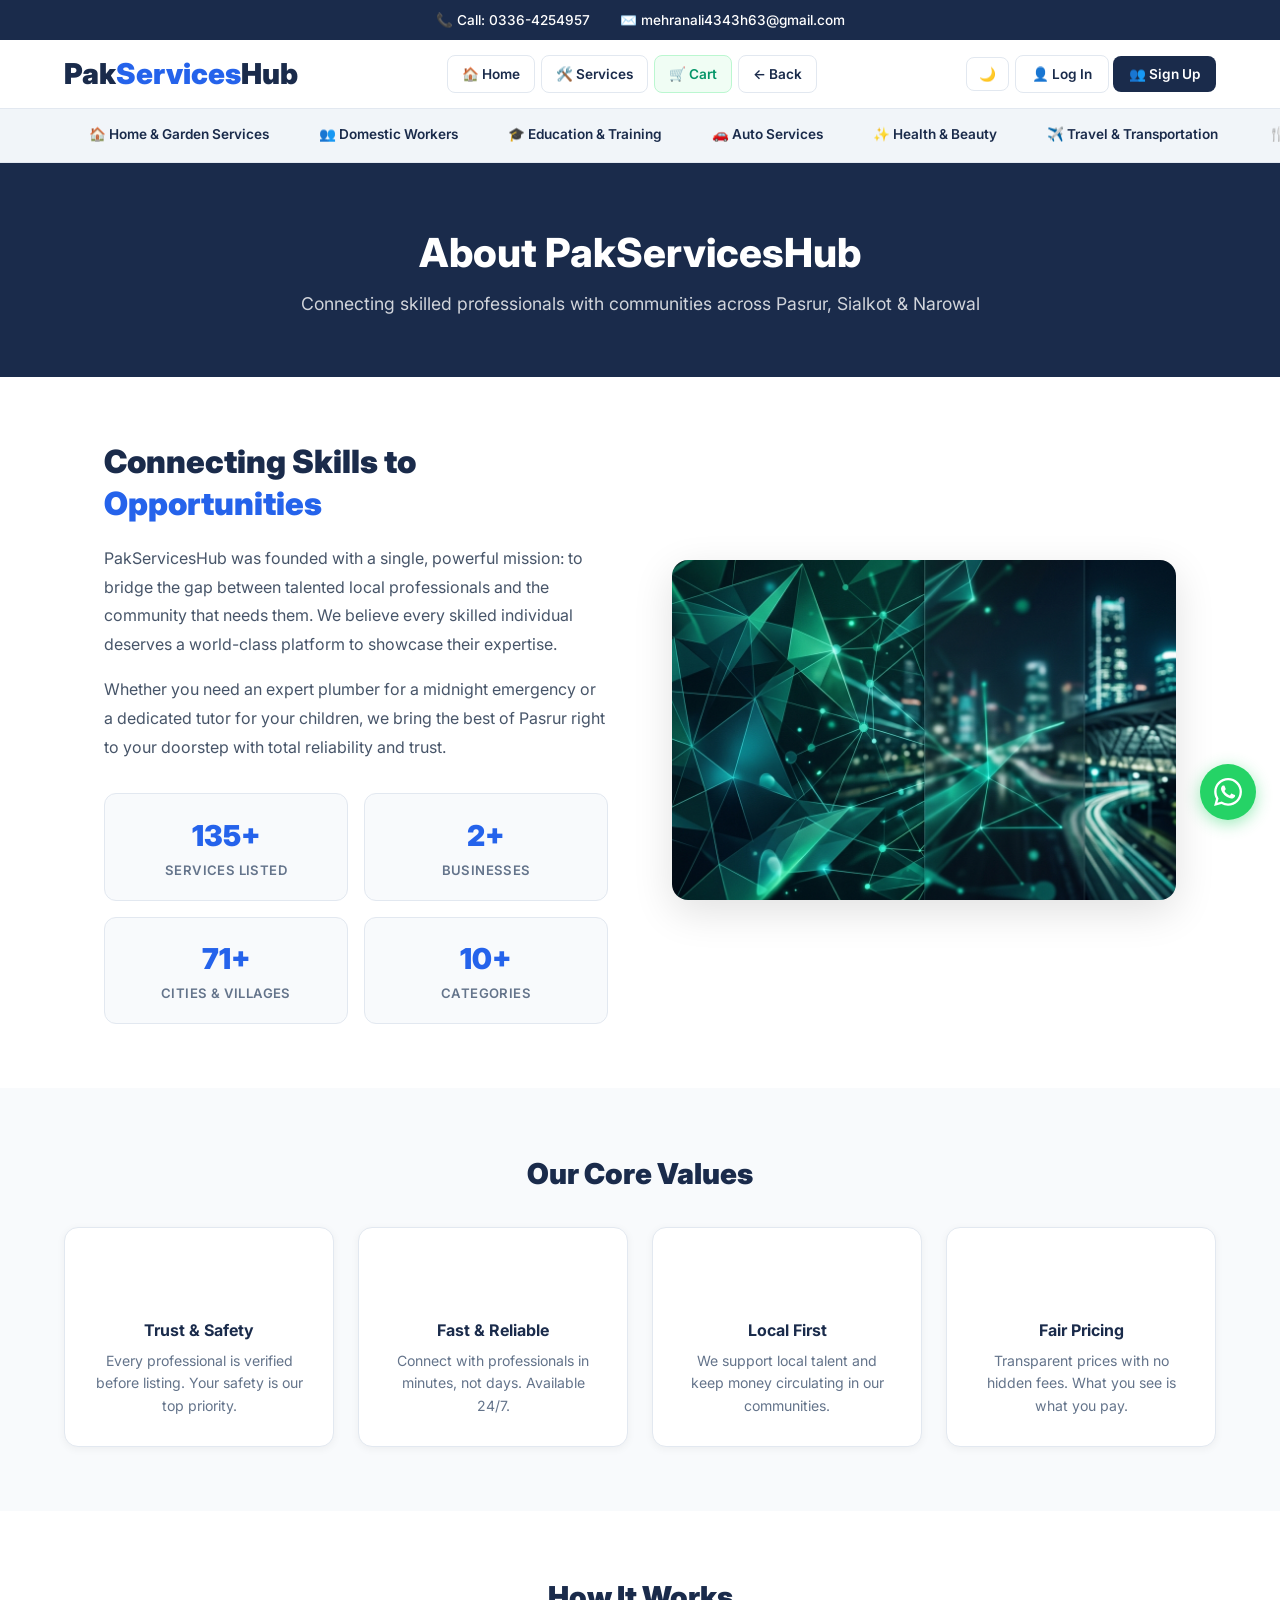
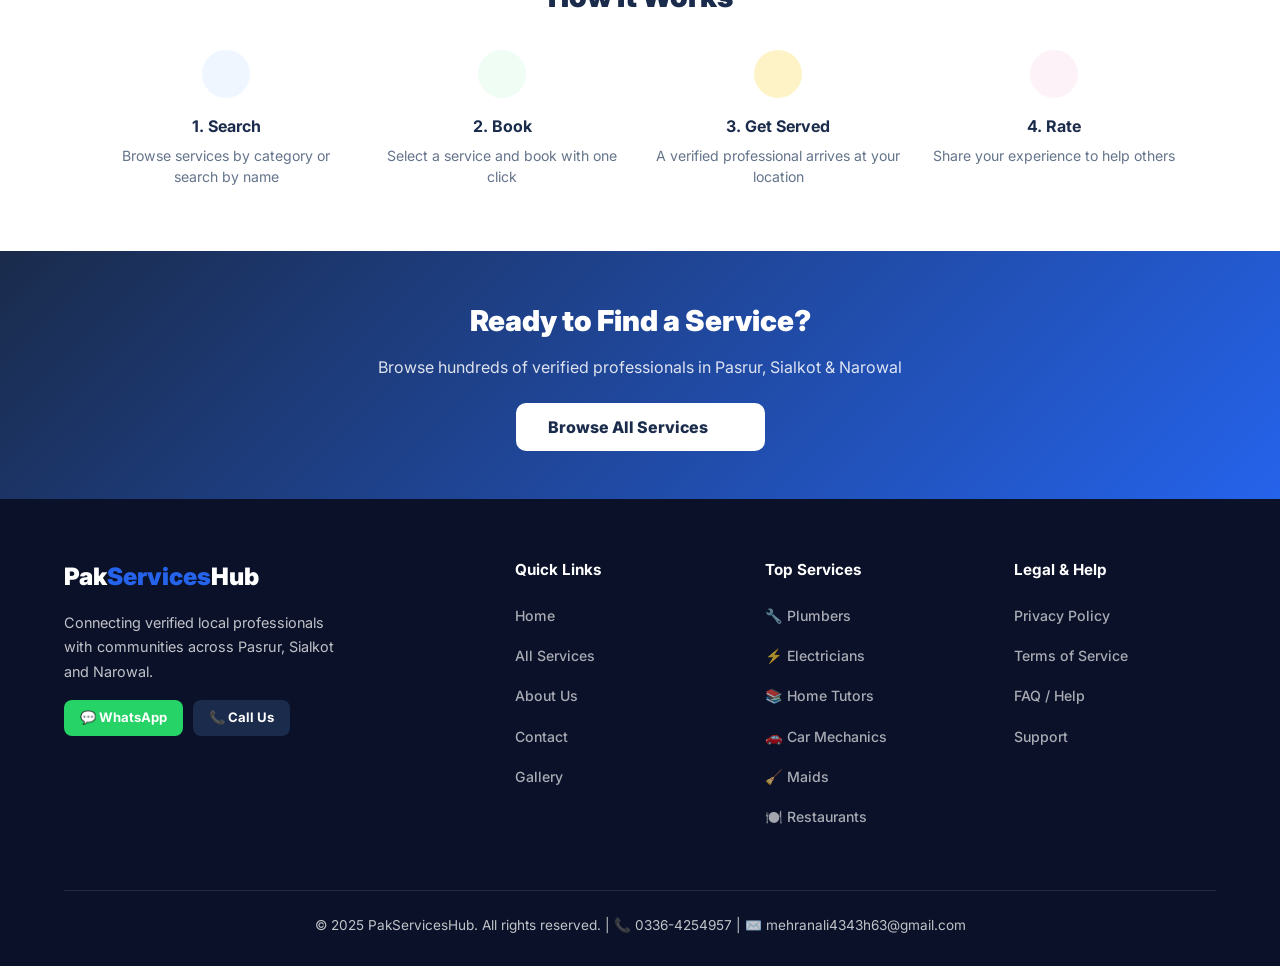
<file: pages/about.html>
<!DOCTYPE html>
<html lang="en">
<head>
    <meta charset="UTF-8">
    <meta name="viewport" content="width=device-width, initial-scale=1.0">
    <title>About Us | PakServicesHub</title>
    <link rel="stylesheet" href="../css/style.css">
    <link href="https://fonts.googleapis.com/css2?family=Inter:wght@300;400;600;700;900&display=swap" rel="stylesheet">
</head>
<body>
    <script src="../js/icons.js"></script>
    <div id="navbar-placeholder"></div>

    <header class="standard-header">
        <h1>About PakServicesHub</h1>
        <p>Connecting skilled professionals with communities across Pasrur, Sialkot &amp; Narowal</p>
    </header>

    <!-- Main about section -->
    <section class="about-section">
        <div class="about-grid">
            <div>
                <h2 class="about-heading">Connecting Skills to <span class="about-heading-accent">Opportunities</span></h2>
                <p class="about-text">PakServicesHub was founded with a single, powerful mission: to bridge the gap between talented local professionals and the community that needs them. We believe every skilled individual deserves a world-class platform to showcase their expertise.</p>
                <p class="about-text">Whether you need an expert plumber for a midnight emergency or a dedicated tutor for your children, we bring the best of Pasrur right to your doorstep with total reliability and trust.</p>
                <div class="about-stats">
                    <div class="about-stat">
                        <h2 class="about-stat-num" id="stat-services-count">150+</h2>
                        <p class="about-stat-label">Services Listed</p>
                    </div>
                    <div class="about-stat">
                        <h2 class="about-stat-num" id="stat-biz-count">3+</h2>
                        <p class="about-stat-label">Businesses</p>
                    </div>
                    <div class="about-stat">
                        <h2 class="about-stat-num" id="stat-cities-count">50+</h2>
                        <p class="about-stat-label">Cities &amp; Villages</p>
                    </div>
                    <div class="about-stat">
                        <h2 class="about-stat-num">10+</h2>
                        <p class="about-stat-label">Categories</p>
                    </div>
                </div>
            </div>
            <div>
                <img src="../sources/hero-bg.jpg" alt="Our Vision" class="about-img">
            </div>
        </div>
    </section>

    <!-- Values section -->
    <section class="about-values-section">
        <div class="about-values-inner">
            <h2 class="about-section-title">Our Core Values</h2>
            <div class="about-values-grid">
                <div class="about-value-card">
                    <div class="about-value-icon icon-shield-large"></div>
                    <h3 class="about-value-title">Trust &amp; Safety</h3>
                    <p class="about-value-text">Every professional is verified before listing. Your safety is our top priority.</p>
                </div>
                <div class="about-value-card">
                    <div class="about-value-icon icon-lightning-large"></div>
                    <h3 class="about-value-title">Fast &amp; Reliable</h3>
                    <p class="about-value-text">Connect with professionals in minutes, not days. Available 24/7.</p>
                </div>
                <div class="about-value-card">
                    <div class="about-value-icon icon-globe-large"></div>
                    <h3 class="about-value-title">Local First</h3>
                    <p class="about-value-text">We support local talent and keep money circulating in our communities.</p>
                </div>
                <div class="about-value-card">
                    <div class="about-value-icon icon-dollar-large"></div>
                    <h3 class="about-value-title">Fair Pricing</h3>
                    <p class="about-value-text">Transparent prices with no hidden fees. What you see is what you pay.</p>
                </div>
            </div>
        </div>
    </section>

    <!-- How it works -->
    <section class="about-hiw-section">
        <h2 class="about-section-title">How It Works</h2>
        <div class="about-hiw-grid">
            <div class="about-hiw-step">
                <div class="about-hiw-icon about-hiw-icon-blue icon-search-large"></div>
                <h4 class="about-hiw-title">1. Search</h4>
                <p class="about-hiw-text">Browse services by category or search by name</p>
            </div>
            <div class="about-hiw-step">
                <div class="about-hiw-icon about-hiw-icon-green icon-calendar-large"></div>
                <h4 class="about-hiw-title">2. Book</h4>
                <p class="about-hiw-text">Select a service and book with one click</p>
            </div>
            <div class="about-hiw-step">
                <div class="about-hiw-icon about-hiw-icon-yellow icon-worker-large"></div>
                <h4 class="about-hiw-title">3. Get Served</h4>
                <p class="about-hiw-text">A verified professional arrives at your location</p>
            </div>
            <div class="about-hiw-step">
                <div class="about-hiw-icon about-hiw-icon-pink icon-star-large"></div>
                <h4 class="about-hiw-title">4. Rate</h4>
                <p class="about-hiw-text">Share your experience to help others</p>
            </div>
        </div>
    </section>

    <!-- CTA -->
    <section class="about-cta-section">
        <h2 class="about-cta-title">Ready to Find a Service?</h2>
        <p class="about-cta-sub">Browse hundreds of verified professionals in Pasrur, Sialkot &amp; Narowal</p>
        <a href="services.html" class="about-cta-btn">Browse All Services <span class="icon-arrow-inline"></span></a>
    </section>

    <div id="footer-placeholder"></div>

    <script src="../js/store.js"></script>
    <script src="../js/cart.js"></script>
    <script src="../js/components.js"></script>
    <script>
        document.addEventListener('DOMContentLoaded', () => {
            try {
                const catalog = store.getCatalog();
                let totalSvc = 0;
                catalog.forEach(c => { totalSvc += c.items.length; });
                document.getElementById('stat-services-count').textContent = totalSvc + '+';
                const bizCount = store.getBusinesses().length;
                document.getElementById('stat-biz-count').textContent = (bizCount || 3) + '+';
                const loc = store.getLocationData();
                let villages = 0;
                loc.cities.forEach(city => {
                    (city.tehsils||[]).forEach(t => {
                        (t.unionCouncils||[]).forEach(uc => { villages += (uc.villages||[]).length; });
                    });
                });
                document.getElementById('stat-cities-count').textContent = (loc.cities.length + villages) + '+';
            } catch(e) {}
        });
    </script>
</body>
</html>
</file>
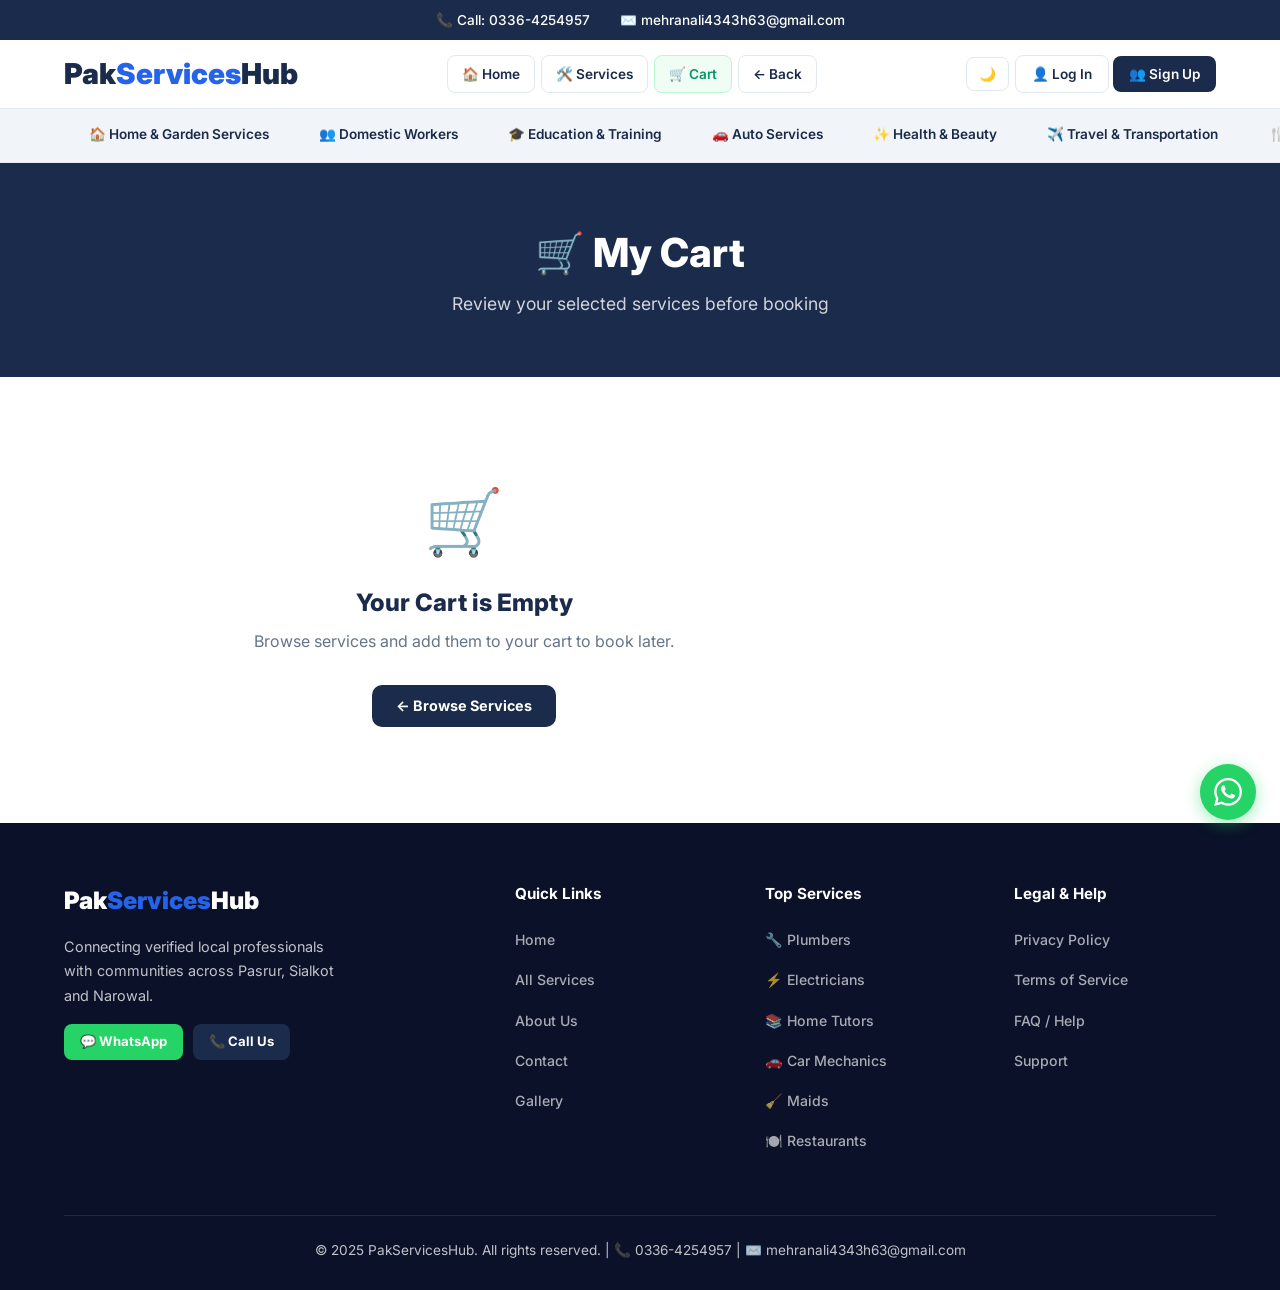
<file: pages/cart.html>
<!DOCTYPE html>
<html lang="en">
<head>
    <meta charset="UTF-8">
    <meta name="viewport" content="width=device-width, initial-scale=1.0">
    <title>My Cart | PakServicesHub</title>
    <link rel="stylesheet" href="../css/style.css">
    <link href="https://fonts.googleapis.com/css2?family=Inter:wght@300;400;600;700;900&display=swap" rel="stylesheet">
</head>
<body>
    <div id="navbar-placeholder"></div>

    <!-- Auth Modal -->
    <div class="auth-modal-overlay" id="auth-modal-overlay">
        <div class="auth-modal-card">
            <div class="auth-modal-icon">🔐</div>
            <h3>Login Required</h3>
            <p>You need to be logged in as a customer to proceed with booking.</p>
            <div class="auth-modal-btns">
                <a href="login.html" class="auth-modal-login">👤 Login</a>
                <a href="signup.html" class="auth-modal-signup">👥 Sign Up</a>
            </div>
            <button class="auth-modal-close" onclick="document.getElementById('auth-modal-overlay').classList.remove('open')">✕ Close</button>
        </div>
    </div>

    <div id="sd-toast-stack" class="lm-toast-stack"></div>

    <header class="standard-header">
        <h1>🛒 My Cart</h1>
        <p>Review your selected services before booking</p>
    </header>

    <div class="cart-page-container">
        <div id="cart-items-container"></div>
        <div class="cart-summary-card" id="cart-summary">
            <h3>Order Summary</h3>
            <div class="cart-summary-row">
                <span>Total Items:</span>
                <strong id="cart-total-items">0</strong>
            </div>
            <div class="cart-summary-row">
                <span>Estimated Total:</span>
                <strong id="cart-total-price" class="cart-total-price-val">—</strong>
            </div>
            <button class="cart-proceed-btn" onclick="proceedToBook()">✅ Proceed to Book All</button>
            <button class="cart-clear-btn" onclick="clearCartAction()">🗑️ Clear Cart</button>
        </div>
    </div>

    <div id="footer-placeholder"></div>

    <script src="../js/store.js"></script>
    <script src="../js/cart.js"></script>
    <script src="../js/components.js"></script>
    <script src="../js/cart-page.js"></script>
</body>
</html>
</file>
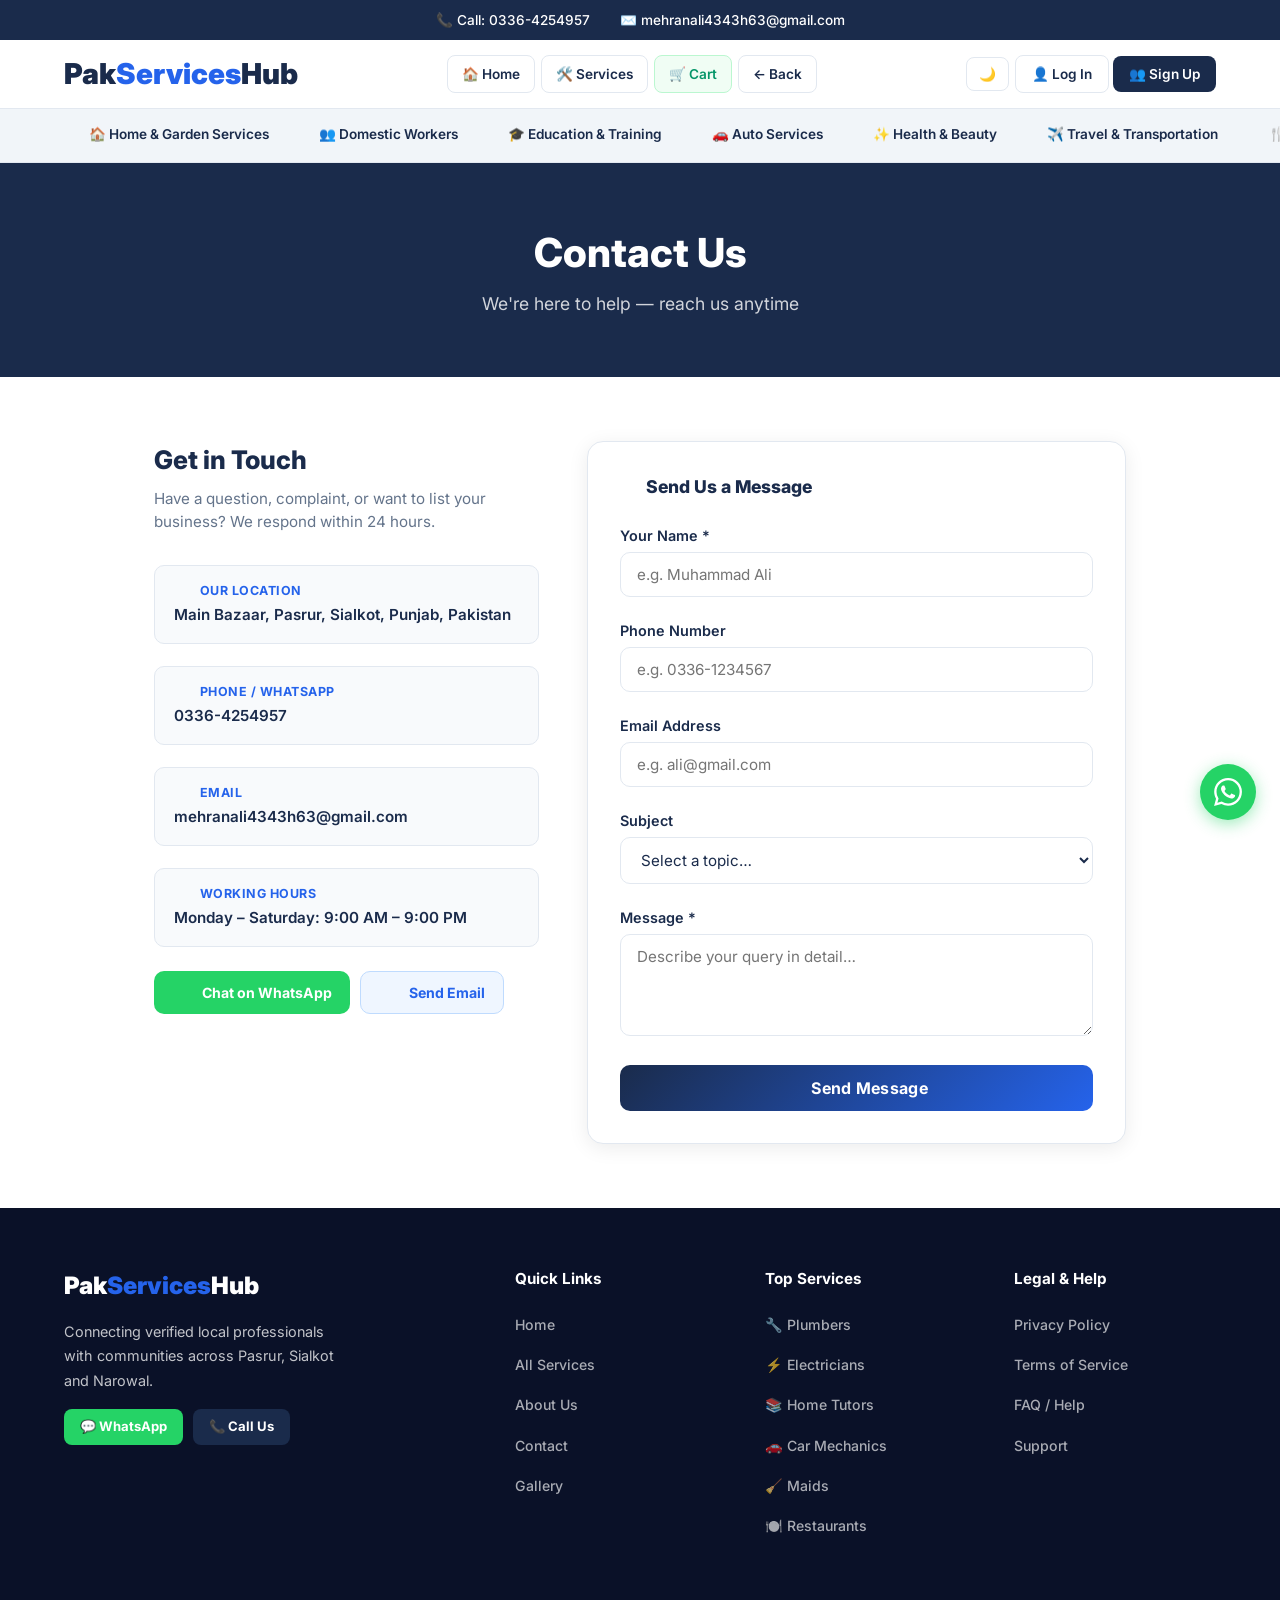
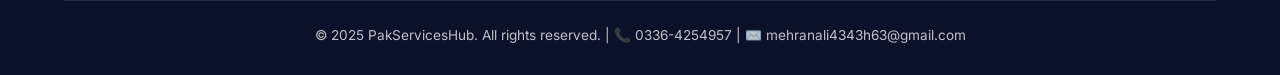
<file: pages/contact.html>
<!DOCTYPE html>
<html lang="en">
<head>
    <meta charset="UTF-8">
    <meta name="viewport" content="width=device-width, initial-scale=1.0">
    <title>Contact Us | PakServicesHub</title>
    <link rel="stylesheet" href="../css/style.css">
    <link href="https://fonts.googleapis.com/css2?family=Inter:wght@300;400;600;700;900&display=swap" rel="stylesheet">
</head>
<body>
    <script src="../js/icons.js"></script>
    <div id="navbar-placeholder"></div>

    <header class="standard-header">
        <h1>Contact Us</h1>
        <p>We're here to help — reach us anytime</p>
    </header>

    <div class="contact-grid">
        <div>
            <h2 class="contact-heading">Get in Touch</h2>
            <p class="contact-sub">Have a question, complaint, or want to list your business? We respond within 24 hours.</p>
            <div class="contact-info-item">
                <h4 class="contact-info-label"><span class="icon-location-inline"></span> Our Location</h4>
                <p>Main Bazaar, Pasrur, Sialkot, Punjab, Pakistan</p>
            </div>
            <div class="contact-info-item">
                <h4 class="contact-info-label"><span class="icon-phone-inline"></span> Phone / WhatsApp</h4>
                <p>0336-4254957</p>
            </div>
            <div class="contact-info-item">
                <h4 class="contact-info-label"><span class="icon-mail-inline"></span> Email</h4>
                <p>mehranali4343h63@gmail.com</p>
            </div>
            <div class="contact-info-item">
                <h4 class="contact-info-label"><span class="icon-clock-inline"></span> Working Hours</h4>
                <p>Monday – Saturday: 9:00 AM – 9:00 PM</p>
            </div>
            <div class="contact-quick-btns">
                <a href="https://wa.me/923364254957" target="_blank" class="contact-quick-btn contact-quick-btn-wa"><span class="icon-message-inline"></span> Chat on WhatsApp</a>
                <a href="mailto:mehranali4343h63@gmail.com" class="contact-quick-btn contact-quick-btn-email"><span class="icon-mail-inline"></span> Send Email</a>
            </div>
        </div>

        <div>
            <div class="contact-form-card">
                <h3 class="contact-form-title"><span class="icon-send-inline"></span> Send Us a Message</h3>
                <form id="contact-form" onsubmit="handleContact(event)">
                    <div class="form-group">
                        <label>Your Name *</label>
                        <input type="text" placeholder="e.g. Muhammad Ali" required>
                    </div>
                    <div class="form-group">
                        <label>Phone Number</label>
                        <input type="tel" placeholder="e.g. 0336-1234567">
                    </div>
                    <div class="form-group">
                        <label>Email Address</label>
                        <input type="email" placeholder="e.g. ali@gmail.com">
                    </div>
                    <div class="form-group">
                        <label>Subject</label>
                        <select class="form-select">
                            <option value="">Select a topic…</option>
                            <option>Book a Service</option>
                            <option>List My Business</option>
                            <option>Report a Problem</option>
                            <option>General Inquiry</option>
                            <option>Other</option>
                        </select>
                    </div>
                    <div class="form-group">
                        <label>Message *</label>
                        <textarea class="form-textarea" rows="4" placeholder="Describe your query in detail…" required></textarea>
                    </div>
                    <button type="submit" class="btn-login-submit"><span class="icon-send-inline"></span> Send Message</button>
                </form>
            </div>
        </div>
    </div>

    <div id="footer-placeholder"></div>

    <script src="../js/store.js"></script>
    <script src="../js/cart.js"></script>
    <script src="../js/components.js"></script>
    <script>
        function handleContact(e) {
            e.preventDefault();
            const btn = e.target.querySelector('button[type="submit"]');
            btn.disabled = true;
            btn.textContent = 'Sending…';
            setTimeout(() => {
                document.getElementById('contact-form').innerHTML = `
                    <div class="contact-success">
                        <div class="contact-success-icon icon-check-circle-large"></div>
                        <h3>Message Sent!</h3>
                        <p>Thank you! We will contact you at <strong>0336-4254957</strong> within 24 hours.</p>
                        <button class="btn-login-submit contact-success-btn" onclick="location.reload()">Send Another</button>
                    </div>`;
            }, 800);
        }
    </script>
</body>
</html>
</file>
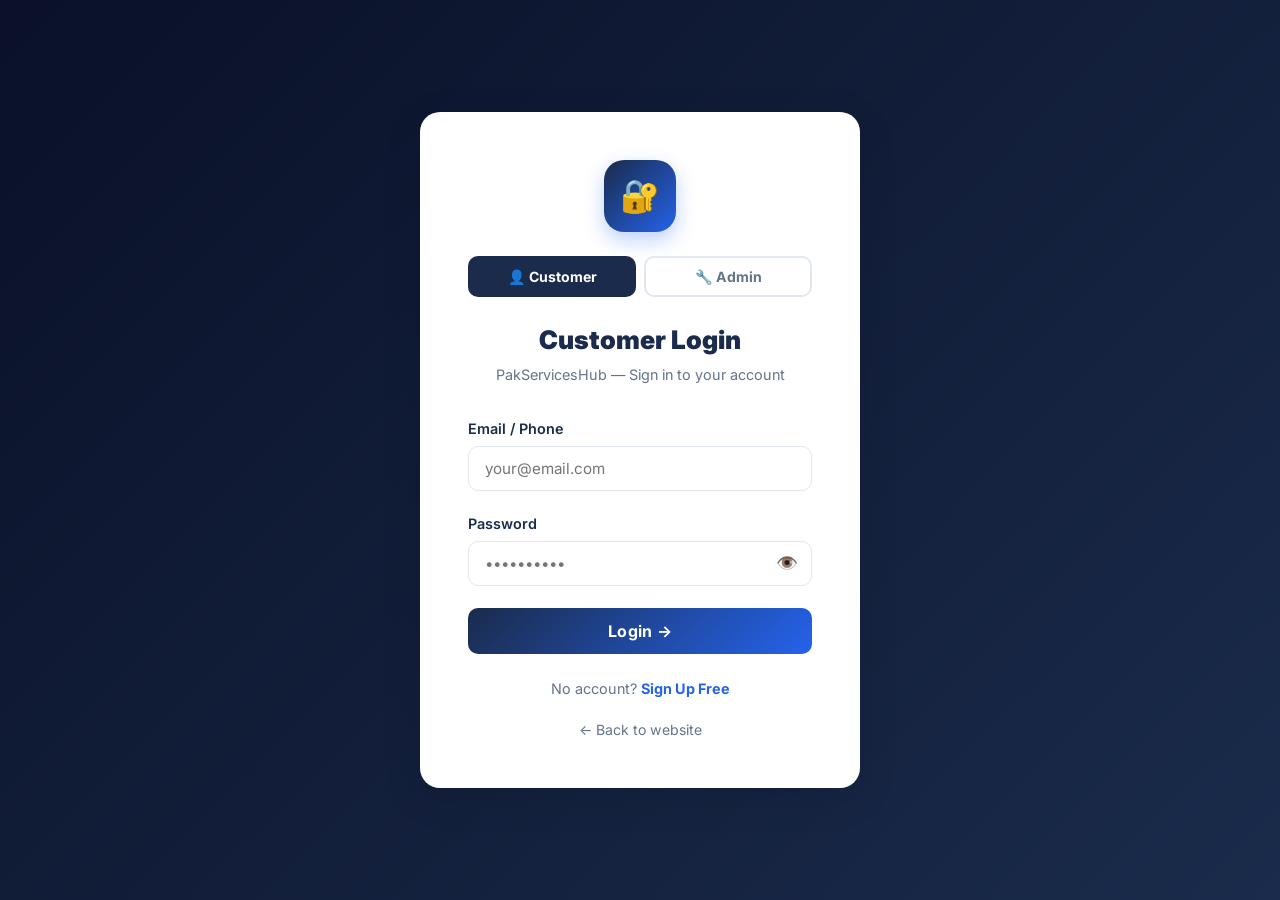
<file: pages/customer-dashboard.html>
<!DOCTYPE html>
<html lang="en">
<head>
    <meta charset="UTF-8">
    <meta name="viewport" content="width=device-width, initial-scale=1.0">
    <title>My Dashboard | PakServicesHub</title>
    <link rel="stylesheet" href="../css/style.css">
    <link href="https://fonts.googleapis.com/css2?family=Inter:wght@300;400;600;700;900&display=swap" rel="stylesheet">
</head>
<body>
    <!-- Navbar OUTSIDE flex layout -->
    <div id="navbar-placeholder"></div>

    <div class="admin-layout">

        <!-- Sidebar -->
        <aside class="admin-sidebar">
            <div class="admin-sidebar-logo">
                <div class="logo-text">Pak<span>Services</span>Hub</div>
                <div class="logo-sub" id="cust-name-sidebar">My Account</div>
            </div>

            <div class="admin-sidebar-item active" id="sb-overview"  onclick="showCustTab('overview',this)">📊 Overview</div>
            <div class="admin-sidebar-item"        id="sb-bookings"  onclick="showCustTab('bookings',this)">📅 My Bookings</div>
            <div class="admin-sidebar-item"        id="sb-cart"      onclick="showCustTab('cart',this)">🛒 My Cart</div>
            <div class="admin-sidebar-item"        id="sb-profile"   onclick="showCustTab('profile',this)">👤 My Profile</div>

            <div class="admin-sidebar-footer">
                <a href="../index.html"  class="admin-sidebar-item admin-sidebar-link">🏠 Home</a>
                <a href="services.html"  class="admin-sidebar-item admin-sidebar-link">🛠️ Services</a>
                <a href="cart.html"      class="admin-sidebar-item admin-sidebar-link">🛒 Cart</a>
                <div class="admin-sidebar-item sidebar-logout" onclick="custLogout()">🚪 Logout</div>
            </div>
        </aside>

        <!-- Main -->
        <main class="admin-main">
            <h1 class="admin-page-title" id="cust-tab-title">My Dashboard</h1>

            <!-- Overview -->
            <div id="tab-overview" class="db-tab active">
                <div class="admin-stats-row">
                    <div class="admin-stat-card">
                        <div class="admin-stat-icon">📅</div>
                        <div class="admin-stat-num" id="cust-stat-bookings">0</div>
                        <div class="admin-stat-label">Total Bookings</div>
                    </div>
                    <div class="admin-stat-card">
                        <div class="admin-stat-icon">⏳</div>
                        <div class="admin-stat-num" id="cust-stat-pending">0</div>
                        <div class="admin-stat-label">Pending</div>
                    </div>
                    <div class="admin-stat-card">
                        <div class="admin-stat-icon">✅</div>
                        <div class="admin-stat-num" id="cust-stat-done">0</div>
                        <div class="admin-stat-label">Completed</div>
                    </div>
                    <div class="admin-stat-card">
                        <div class="admin-stat-icon">🛒</div>
                        <div class="admin-stat-num" id="cust-stat-cart">0</div>
                        <div class="admin-stat-label">In Cart</div>
                    </div>
                </div>

                <div class="admin-form-card">
                    <h3>📊 Booking Activity</h3>
                    <div class="cust-chart-wrap" id="cust-chart"></div>
                </div>

                <div class="admin-form-card">
                    <h3>🕐 Recent Bookings</h3>
                    <div id="cust-recent-bookings"></div>
                </div>
            </div>

            <!-- My Bookings -->
            <div id="tab-bookings" class="db-tab">
                <div class="admin-form-card">
                    <h3>📅 All My Bookings</h3>
                    <div id="cust-all-bookings"></div>
                </div>
            </div>

            <!-- My Cart -->
            <div id="tab-cart" class="db-tab">
                <div class="admin-form-card">
                    <h3>🛒 Services in Cart</h3>
                    <p class="admin-welcome-text">Click "Book Now" on any service to complete your booking.</p>
                    <div id="cust-cart-items"></div>
                </div>
            </div>

            <!-- Profile -->
            <div id="tab-profile" class="db-tab">
                <div class="admin-form-card">
                    <h3>👤 My Profile</h3>
                    <div id="cust-profile-info"></div>
                </div>
            </div>
        </main>
    </div><!-- end .admin-layout -->

    <script src="../js/store.js"></script>
    <script src="../js/cart.js"></script>
    <script src="../js/components.js"></script>
    <script src="../js/customer-dashboard.js"></script>
</body>
</html>
</file>
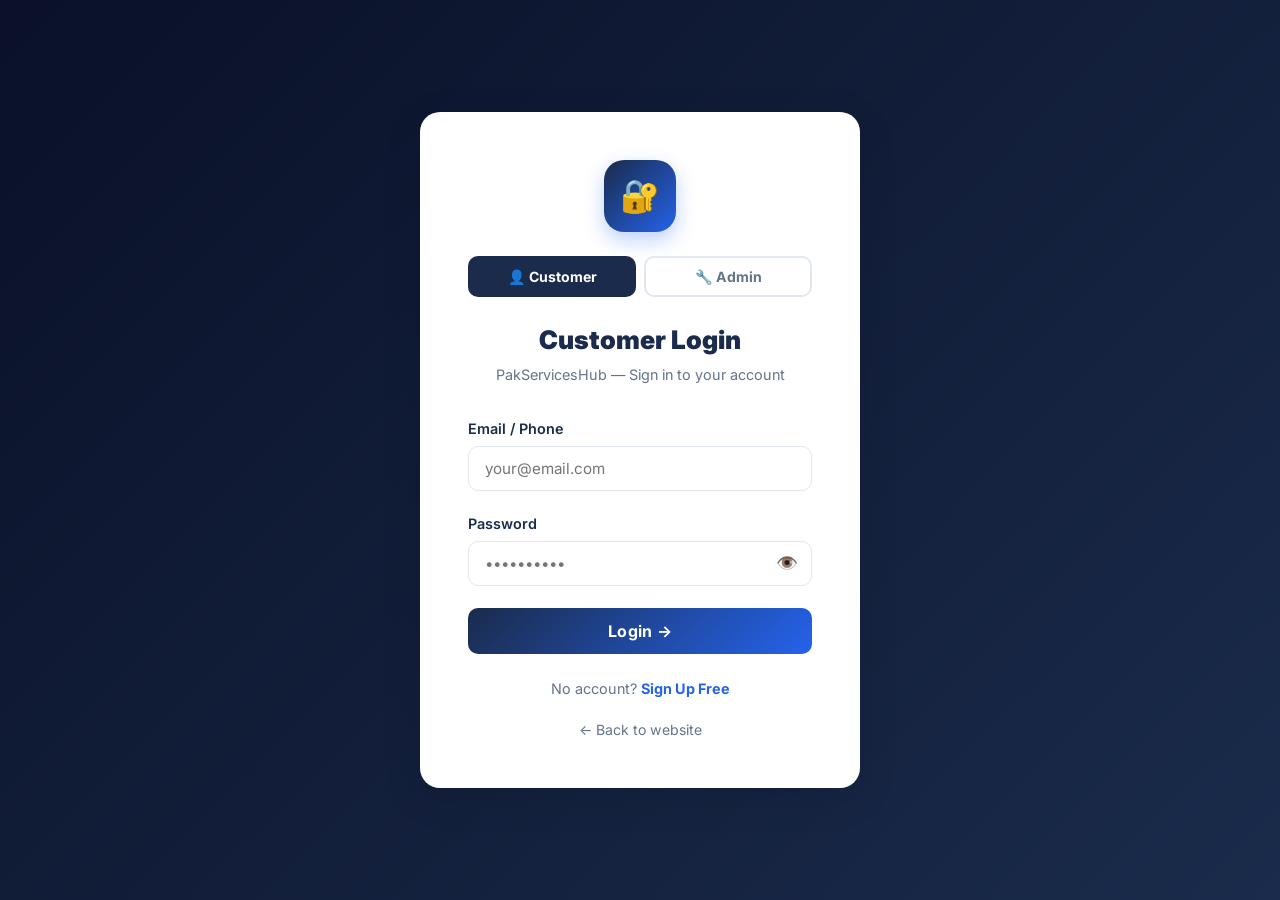
<file: pages/dashboard.html>
<!DOCTYPE html>
<html lang="en">
<head>
    <meta charset="UTF-8">
    <meta name="viewport" content="width=device-width, initial-scale=1.0">
    <title>Admin Panel | PakServicesHub</title>
    <link rel="stylesheet" href="../css/style.css">
    <link href="https://fonts.googleapis.com/css2?family=Inter:wght@300;400;600;700;900&display=swap" rel="stylesheet">
</head>
<body>
    <!-- Navbar OUTSIDE the flex layout so mega menu works correctly -->
    <div id="navbar-placeholder"></div>

    <!-- Admin layout wrapper -->
    <div class="admin-layout">

        <!-- Sidebar -->
        <aside class="admin-sidebar">
            <div class="admin-sidebar-logo">
                <div class="logo-text">Pak<span>Services</span>Hub</div>
                <div class="logo-sub">Admin Control Panel</div>
            </div>

            <div class="admin-sidebar-item active" id="sb-overview"  onclick="showTab('overview',this)">📊 Overview</div>
            <div class="admin-sidebar-item"        id="sb-biz"       onclick="showTab('biz',this)">🏢 Businesses</div>
            <div class="admin-sidebar-item"        id="sb-test"      onclick="showTab('test',this)">🎬 Testimonials</div>
            <div class="admin-sidebar-item"        id="sb-services"  onclick="showTab('services',this)">🛠️ Services</div>
            <div class="admin-sidebar-item"        id="sb-location"  onclick="showTab('location',this)">📍 Cities &amp; Villages</div>

            <div class="admin-sidebar-footer">
                <a href="../index.html" class="admin-sidebar-item admin-sidebar-link">🏠 View Website</a>
                <div class="admin-sidebar-item sidebar-logout" onclick="handleLogout()">🚪 Logout</div>
            </div>
        </aside>

        <!-- Main Content -->
        <main class="admin-main">
            <h1 class="admin-page-title" id="tab-title">Dashboard Overview</h1>

            <!-- Tab: Overview -->
            <div id="tab-overview" class="db-tab active">
                <div class="admin-stats-row">
                    <div class="admin-stat-card">
                        <div class="admin-stat-icon">🏢</div>
                        <div class="admin-stat-num" id="stat-biz">0</div>
                        <div class="admin-stat-label">Businesses</div>
                    </div>
                    <div class="admin-stat-card">
                        <div class="admin-stat-icon">🎬</div>
                        <div class="admin-stat-num" id="stat-test">0</div>
                        <div class="admin-stat-label">Testimonials</div>
                    </div>
                    <div class="admin-stat-card">
                        <div class="admin-stat-icon">🛠️</div>
                        <div class="admin-stat-num" id="stat-svc">0</div>
                        <div class="admin-stat-label">Services</div>
                    </div>
                    <div class="admin-stat-card">
                        <div class="admin-stat-icon">🏙️</div>
                        <div class="admin-stat-num" id="stat-cities">0</div>
                        <div class="admin-stat-label">Cities</div>
                    </div>
                </div>
                <div class="admin-form-card">
                    <h3>👋 Welcome to the Admin Panel</h3>
                    <p class="admin-welcome-text">
                        Use the sidebar to manage your website content. Add or remove businesses,
                        video testimonials, manage service images, and control city/village data.
                    </p>
                </div>
            </div>

            <!-- Tab: Businesses -->
            <div id="tab-biz" class="db-tab">
                <div class="admin-form-card">
                    <h3>➕ Add New Business</h3>
                    <div class="admin-form-grid">
                        <input type="text" id="biz-name"  class="admin-input" placeholder="Business Name *">
                        <input type="text" id="biz-loc"   class="admin-input" placeholder="Location (e.g. Pasrur City) *">
                        <input type="text" id="biz-image" class="admin-input" placeholder="Image URL (optional)">
                        <input type="text" id="biz-cat"   class="admin-input" placeholder="Category (e.g. Food & Restaurants)">
                        <input type="text" id="biz-map"   class="admin-input" placeholder="📍 Google Maps Link (optional)">
                        <input type="text" id="biz-video" class="admin-input" placeholder="▶ YouTube / TikTok / Reel Link (optional)">
                    </div>
                    <button onclick="handleAddBiz()" class="admin-btn-primary">Add Business</button>
                </div>
                <div id="biz-list-admin"></div>
            </div>

            <!-- Tab: Testimonials -->
            <div id="tab-test" class="db-tab">
                <div class="admin-form-card">
                    <h3>🎬 Add Customer Testimonial</h3>
                    <p style="color:#64748b; font-size:0.88rem; margin-bottom:1.2rem;">Add a video feedback from a customer. The video will appear on the home page with a play button.</p>
                    <div class="admin-form-grid">
                        <input type="text" id="test-name"    class="admin-input" placeholder="Customer Name *">
                        <input type="text" id="test-biz"     class="admin-input" placeholder="Location (e.g. Pasrur City)">
                        <input type="text" id="test-link"    class="admin-input" placeholder="▶ YouTube / TikTok Video Link *">
                        <input type="text" id="test-service" class="admin-input" placeholder="Service Used (e.g. Plumber)">
                        <select id="test-rating" class="admin-input">
                            <option value="5">⭐⭐⭐⭐⭐ 5 Stars</option>
                            <option value="4">⭐⭐⭐⭐ 4 Stars</option>
                            <option value="3">⭐⭐⭐ 3 Stars</option>
                            <option value="2">⭐⭐ 2 Stars</option>
                            <option value="1">⭐ 1 Star</option>
                        </select>
                    </div>
                    <textarea id="test-text" class="admin-textarea" placeholder="Customer feedback / review text (optional)…"></textarea>
                    <button onclick="handleAddTest()" class="admin-btn-primary">➕ Add Testimonial</button>
                </div>
                <div id="test-list-admin"></div>
            </div>

            <!-- Tab: Services -->
            <div id="tab-services" class="db-tab">
                <div class="svc-cat-buttons" id="svc-cat-buttons"></div>
                <div id="svc-items-panel" class="svc-items-panel" style="display:none;">
                    <div class="admin-form-card" id="svc-add-form">
                        <h3 id="svc-add-title">➕ Add Service</h3>
                        <div class="admin-form-grid">
                            <input type="text" id="svc-new-name"  class="admin-input" placeholder="Service name (e.g. Plumber)">
                            <input type="text" id="svc-new-icon"  class="admin-input" placeholder="Emoji icon (e.g. 🔧)">
                            <input type="text" id="svc-new-image" class="admin-input" placeholder="Image URL">
                            <input type="text" id="svc-new-price" class="admin-input" placeholder="Starting price (e.g. Rs. 500)">
                        </div>
                        <button class="admin-btn-primary" onclick="addCatalogItem()">Add to Category</button>
                    </div>
                    <div id="svc-items-list"></div>
                </div>
            </div>

            <!-- Tab: Cities & Villages -->
            <div id="tab-location" class="db-tab">
                <div class="admin-form-card">
                    <h3>🏙️ Add New City</h3>
                    <div class="admin-add-city-row">
                        <input type="text" id="new-city-name"     class="admin-input" placeholder="City name (e.g. Gujranwala)">
                        <input type="text" id="new-city-district" class="admin-input" placeholder="District (e.g. Gujranwala)">
                        <button onclick="handleAddCity()" class="admin-btn-primary admin-btn-green">+ Add City</button>
                    </div>
                    <div id="city-add-msg" class="admin-msg"></div>
                </div>
                <div id="location-list-admin"></div>
            </div>

        </main>
    </div><!-- end .admin-layout -->

    <script src="../js/store.js"></script>
    <script src="../js/cart.js"></script>
    <script src="../js/components.js"></script>
    <script src="../js/dashboard.js"></script>
</body>
</html>
</file>
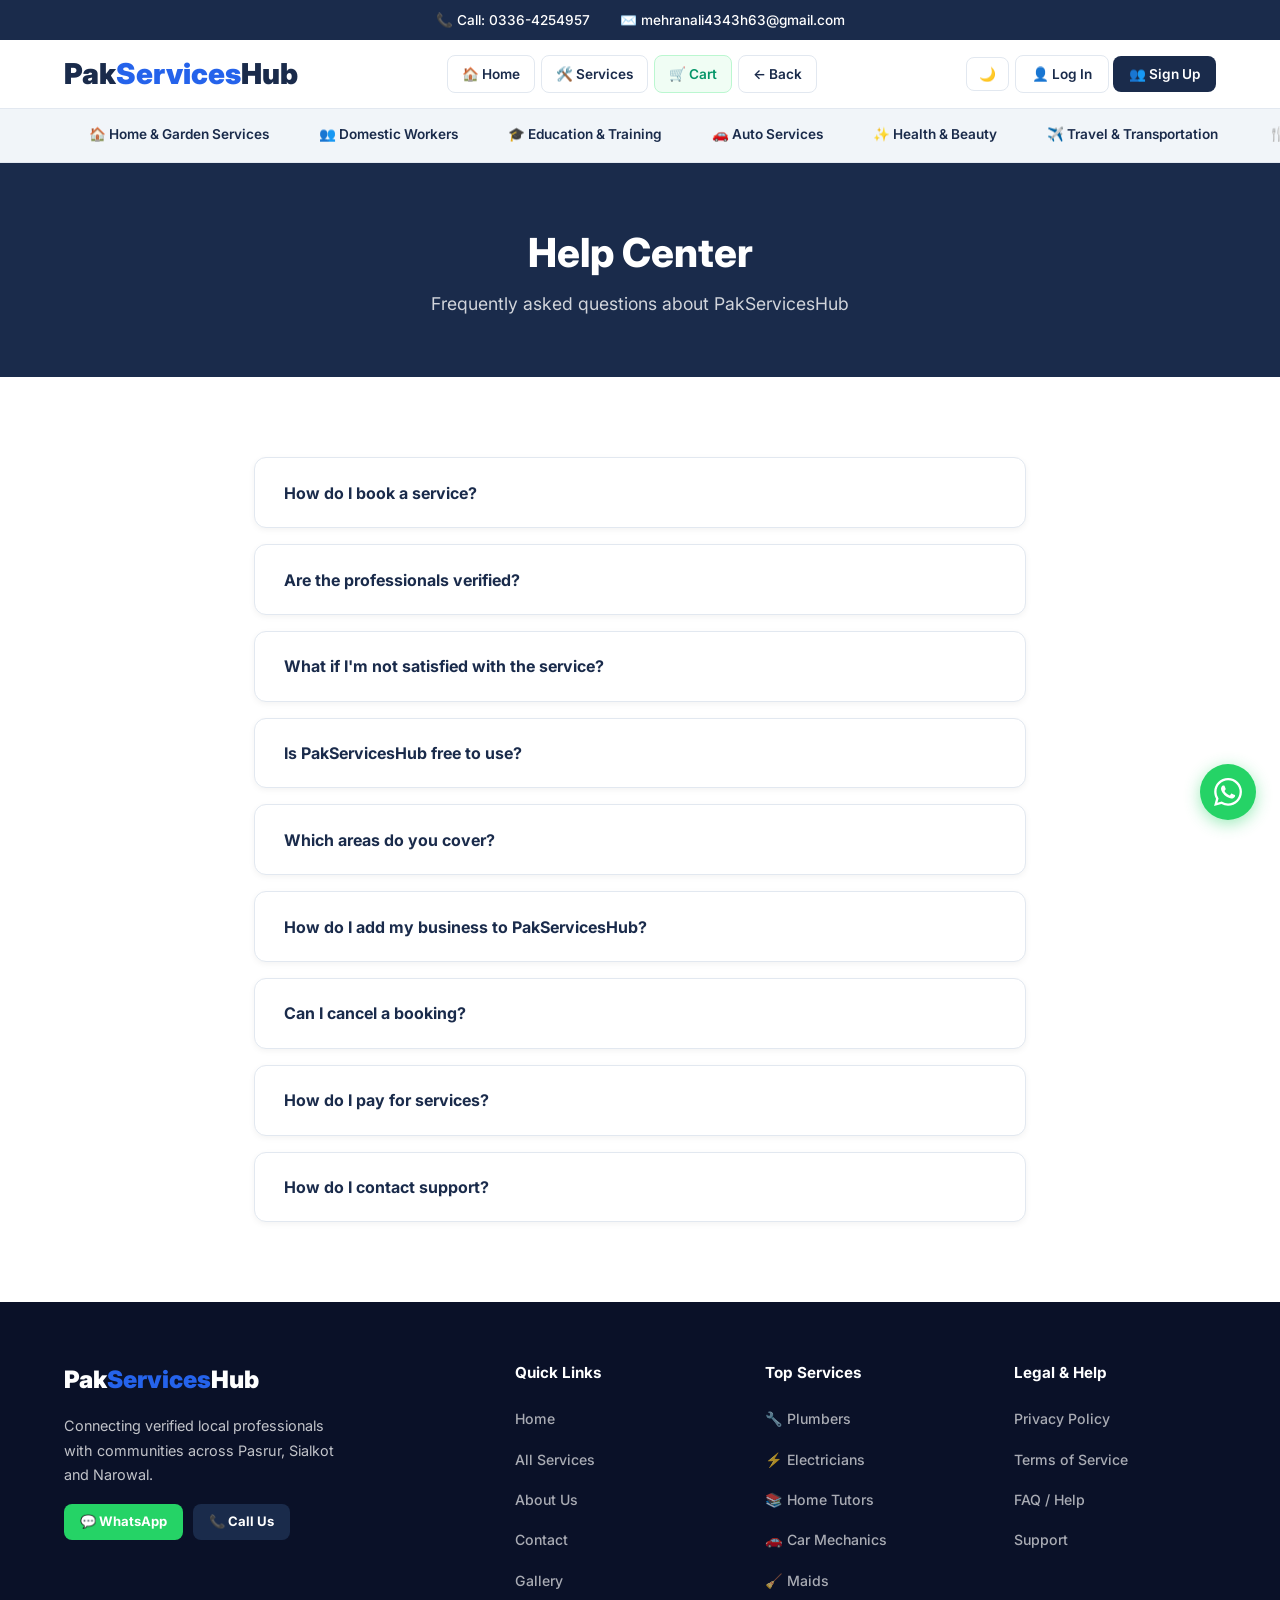
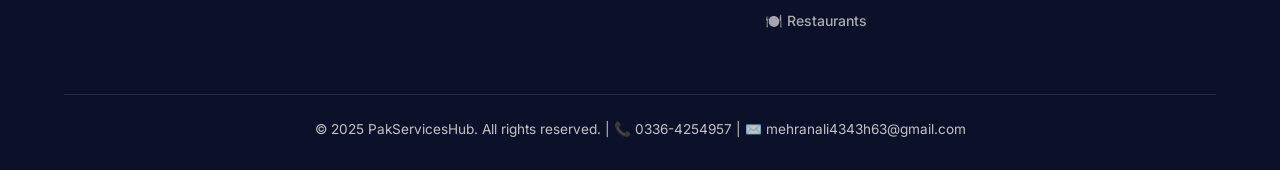
<file: pages/faq.html>
<!DOCTYPE html>
<html lang="en">
<head>
    <meta charset="UTF-8">
    <meta name="viewport" content="width=device-width, initial-scale=1.0">
    <title>FAQ | PakServicesHub</title>
    <link rel="stylesheet" href="../css/style.css">
    <link href="https://fonts.googleapis.com/css2?family=Inter:wght@300;400;600;700;900&display=swap" rel="stylesheet">
</head>
<body>
    <script src="../js/icons.js"></script>
    <div id="navbar-placeholder"></div>

    <header class="standard-header">
        <h1>Help Center</h1>
        <p>Frequently asked questions about PakServicesHub</p>
    </header>

    <div class="faq-container">

        <div class="faq-item">
            <div class="faq-question" onclick="toggleFaq(this)">How do I book a service? <span class="faq-icon icon-plus-inline"></span></div>
            <div class="faq-answer">Browse our services, select the one you need, and click "Book Now". You must be logged in as a customer to confirm a booking. If you don't have an account, sign up for free — it takes less than a minute.</div>
        </div>

        <div class="faq-item">
            <div class="faq-question" onclick="toggleFaq(this)">Are the professionals verified? <span class="faq-icon icon-plus-inline"></span></div>
            <div class="faq-answer">Yes. Every worker listed on PakServicesHub goes through an identity and skill verification process before being listed. Verified profiles are marked with a <span class="icon-shield-inline"></span> badge.</div>
        </div>

        <div class="faq-item">
            <div class="faq-question" onclick="toggleFaq(this)">What if I'm not satisfied with the service? <span class="faq-icon icon-plus-inline"></span></div>
            <div class="faq-answer">We prioritize quality. If you're unhappy with a service, contact our support team at mehranali4343h63@gmail.com or call 0336-4254957 and we will resolve the issue promptly.</div>
        </div>

        <div class="faq-item">
            <div class="faq-question" onclick="toggleFaq(this)">Is PakServicesHub free to use? <span class="faq-icon icon-plus-inline"></span></div>
            <div class="faq-answer">Yes, browsing and booking services is completely free for customers. Service providers may have listing fees — contact us for details.</div>
        </div>

        <div class="faq-item">
            <div class="faq-question" onclick="toggleFaq(this)">Which areas do you cover? <span class="faq-icon icon-plus-inline"></span></div>
            <div class="faq-answer">We currently cover Pasrur, Sialkot, Narowal and surrounding villages. We are expanding rapidly — if your area isn't listed, contact us and we'll add it.</div>
        </div>

        <div class="faq-item">
            <div class="faq-question" onclick="toggleFaq(this)">How do I add my business to PakServicesHub? <span class="faq-icon icon-plus-inline"></span></div>
            <div class="faq-answer">Contact us via the Contact page or call 0336-4254957. Our admin team will review your business and add it to the platform within 24 hours.</div>
        </div>

        <div class="faq-item">
            <div class="faq-question" onclick="toggleFaq(this)">Can I cancel a booking? <span class="faq-icon icon-plus-inline"></span></div>
            <div class="faq-answer">Yes. You can cancel a booking from your customer dashboard under "My Bookings". Please cancel at least 2 hours before the scheduled time to avoid any inconvenience to the service provider.</div>
        </div>

        <div class="faq-item">
            <div class="faq-question" onclick="toggleFaq(this)">How do I pay for services? <span class="faq-icon icon-plus-inline"></span></div>
            <div class="faq-answer">Currently payments are made directly to the service provider in cash after the service is completed. Online payment options are coming soon.</div>
        </div>

        <div class="faq-item">
            <div class="faq-question" onclick="toggleFaq(this)">How do I contact support? <span class="faq-icon icon-plus-inline"></span></div>
            <div class="faq-answer">You can reach us via the Contact page, email us at mehranali4343h63@gmail.com, or call/WhatsApp us at 0336-4254957. We're available 9am–9pm daily.</div>
        </div>

    </div>

    <div id="footer-placeholder"></div>

    <script src="../js/store.js"></script>
    <script src="../js/cart.js"></script>
    <script src="../js/components.js"></script>
    <script>
        function toggleFaq(el) {
            const item   = el.parentElement;
            const answer = item.querySelector('.faq-answer');
            const icon   = el.querySelector('.faq-icon');
            const isOpen = item.classList.contains('open');

            document.querySelectorAll('.faq-item.open').forEach(i => {
                i.classList.remove('open');
                i.querySelector('.faq-answer').style.maxHeight = null;
                const prevIcon = i.querySelector('.faq-icon');
                prevIcon.classList.remove('icon-minus-inline');
                prevIcon.classList.add('icon-plus-inline');
            });

            if (!isOpen) {
                item.classList.add('open');
                answer.style.maxHeight = answer.scrollHeight + 'px';
                icon.classList.remove('icon-plus-inline');
                icon.classList.add('icon-minus-inline');
            }
        }
    </script>
</body>
</html>
</file>
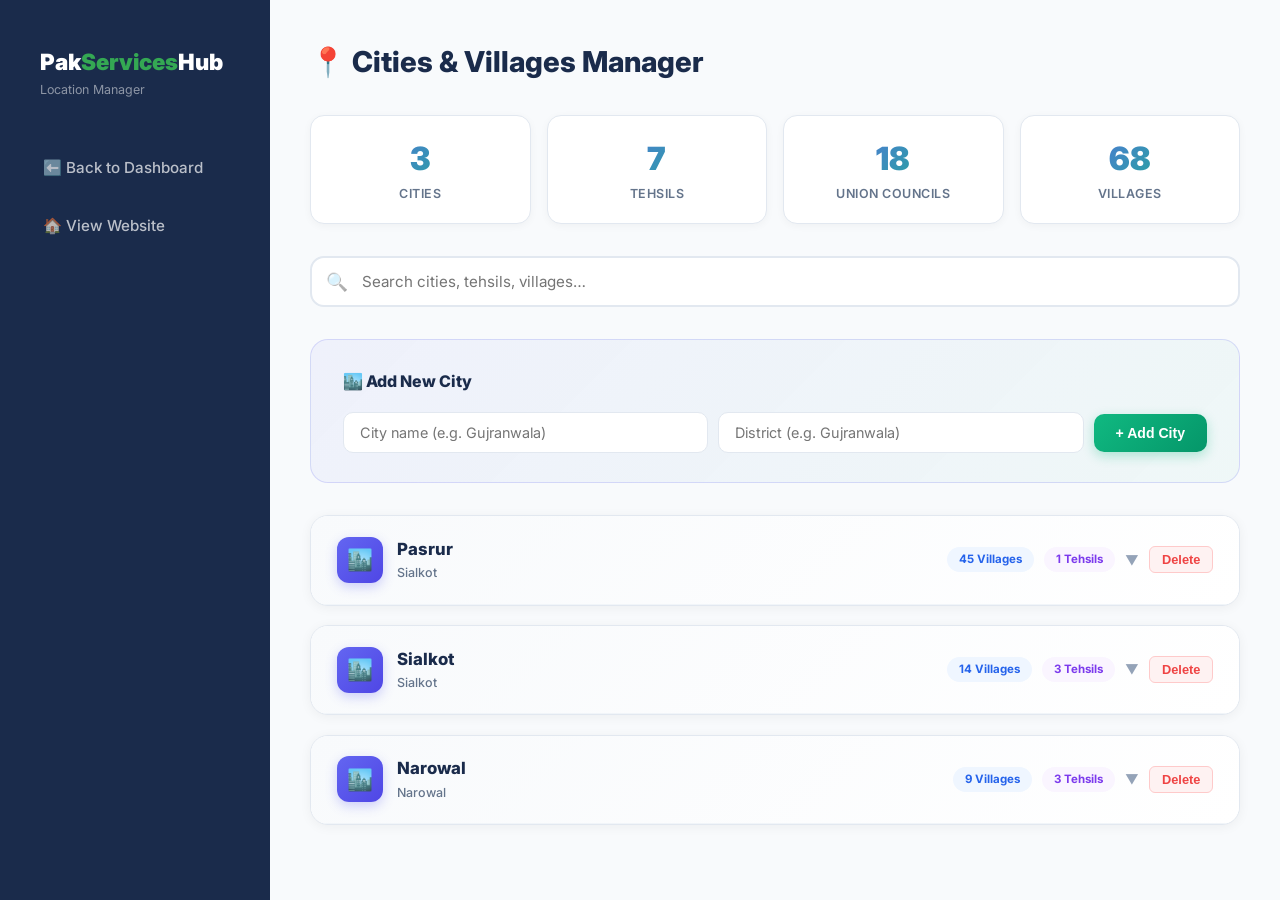
<file: pages/location-admin.html>
<!DOCTYPE html>
<html lang="en">
<head>
    <meta charset="UTF-8">
    <meta name="viewport" content="width=device-width, initial-scale=1.0">
    <title>Location Manager | PakServicesHub</title>
    <link rel="stylesheet" href="../css/style.css">
    <link href="https://fonts.googleapis.com/css2?family=Inter:wght@300;400;600;700;900&display=swap" rel="stylesheet">
</head>
<body class="admin-layout">

    <!-- Sidebar -->
    <aside class="admin-sidebar">
        <div class="admin-sidebar-logo">
            <div class="logo-text">Pak<span>Services</span>Hub</div>
            <div class="logo-sub">Location Manager</div>
        </div>
        <a href="dashboard.html" class="admin-sidebar-item admin-sidebar-link">⬅️ Back to Dashboard</a>
        <a href="../index.html"  class="admin-sidebar-item admin-sidebar-link">🏠 View Website</a>
    </aside>

    <!-- Main -->
    <main class="admin-main">
        <h1 class="admin-page-title">📍 Cities &amp; Villages Manager</h1>

        <!-- Stats -->
        <div class="loc-stats-row">
            <div class="loc-stat-card">
                <div class="loc-stat-num" id="lm-stat-cities">0</div>
                <div class="loc-stat-lbl">Cities</div>
            </div>
            <div class="loc-stat-card">
                <div class="loc-stat-num" id="lm-stat-tehsils">0</div>
                <div class="loc-stat-lbl">Tehsils</div>
            </div>
            <div class="loc-stat-card">
                <div class="loc-stat-num" id="lm-stat-ucs">0</div>
                <div class="loc-stat-lbl">Union Councils</div>
            </div>
            <div class="loc-stat-card">
                <div class="loc-stat-num" id="lm-stat-villages">0</div>
                <div class="loc-stat-lbl">Villages</div>
            </div>
        </div>

        <!-- Search -->
        <div class="loc-search-bar">
            <span class="loc-search-icon">🔍</span>
            <input type="text" id="lm-search-input" placeholder="Search cities, tehsils, villages…">
            <button class="loc-search-clear" onclick="clearSearch()">✕</button>
        </div>

        <!-- Add City -->
        <div class="loc-add-panel">
            <h3>🏙️ Add New City</h3>
            <div class="loc-add-row">
                <input type="text" id="lm-city-name"     class="loc-input" placeholder="City name (e.g. Gujranwala)">
                <input type="text" id="lm-city-district" class="loc-input" placeholder="District (e.g. Gujranwala)">
                <button class="loc-btn-primary loc-btn-success" onclick="addCity()">+ Add City</button>
            </div>
            <div id="lm-city-msg" class="admin-msg"></div>
        </div>

        <!-- City List -->
        <div id="lm-cities-container"></div>
    </main>

    <!-- Confirmation Modal -->
    <div class="lm-modal-overlay" id="lm-modal-overlay">
        <div class="lm-modal">
            <div class="lm-modal-icon">⚠️</div>
            <h3 id="lm-modal-title">Confirm Delete</h3>
            <p id="lm-modal-body">Are you sure?</p>
            <div class="lm-modal-btns">
                <button class="lm-modal-cancel"  onclick="LocationAdmin.closeModal()">Cancel</button>
                <button class="lm-modal-confirm" onclick="LocationAdmin.executeConfirm()">Delete</button>
            </div>
        </div>
    </div>

    <script src="../js/store.js"></script>
    <script src="../js/location-admin.js"></script>
</body>
</html>
</file>
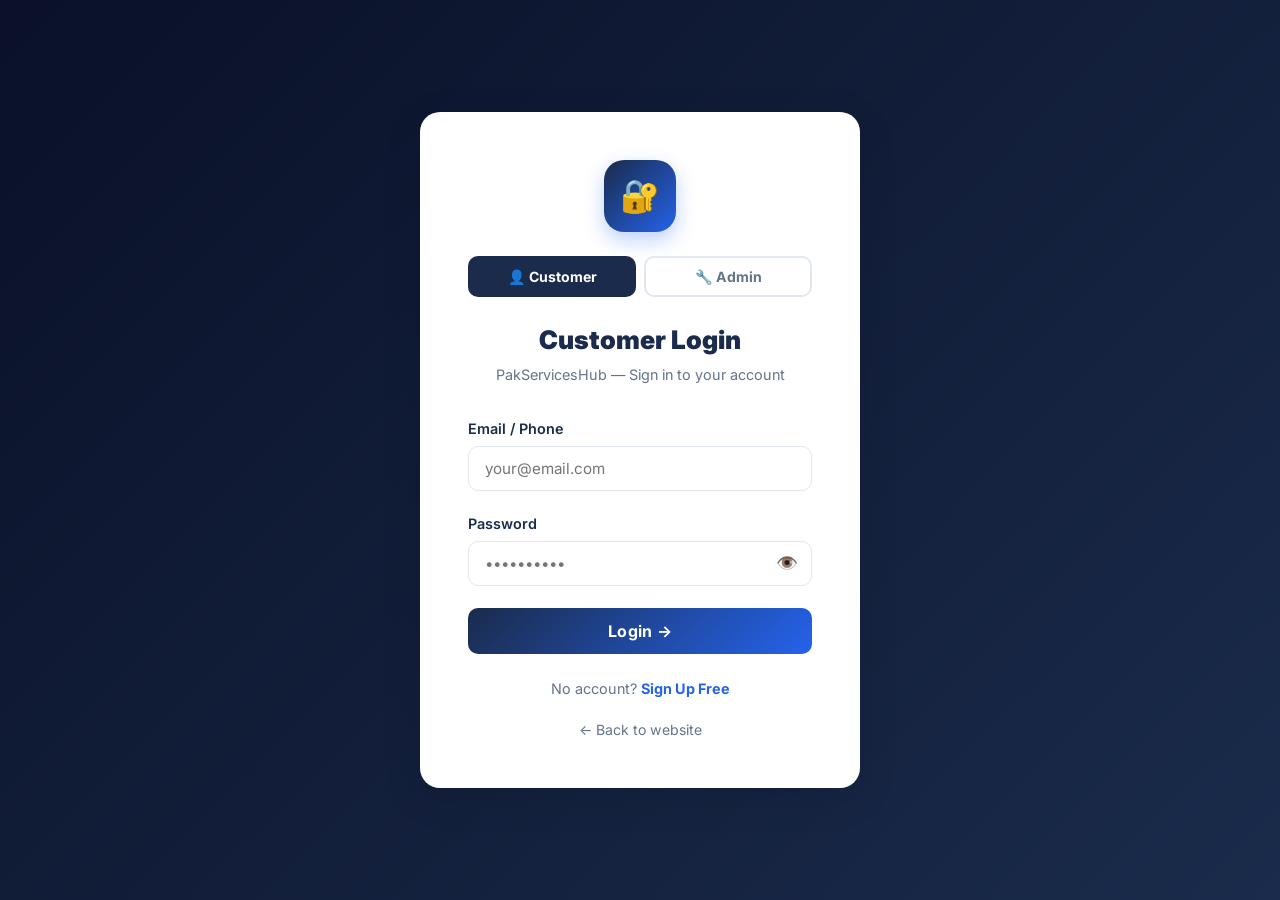
<file: pages/login.html>
<!DOCTYPE html>
<html lang="en">
<head>
    <meta charset="UTF-8">
    <meta name="viewport" content="width=device-width, initial-scale=1.0">
    <title>Login | PakServicesHub</title>
    <meta name="robots" content="noindex">
    <link rel="stylesheet" href="../css/style.css">
    <link href="https://fonts.googleapis.com/css2?family=Inter:wght@300;400;600;700;900&display=swap" rel="stylesheet">
</head>
<body class="login-page-bg">

    <div class="auth-card login-card">
        <div class="lock-icon">🔐</div>

        <div class="login-mode-toggle">
            <button id="mode-customer" class="mode-btn mode-btn-active" onclick="setLoginMode('customer')">👤 Customer</button>
            <button id="mode-admin"    class="mode-btn"                 onclick="setLoginMode('admin')">🔧 Admin</button>
        </div>

        <h1 class="login-title" id="login-mode-title">Customer Login</h1>
        <p class="login-subtitle">PakServicesHub — Sign in to your account</p>

        <div class="auth-error" id="login-error"></div>

        <form id="login-form" onsubmit="handleLogin(event)">
            <div class="form-group">
                <label for="username" id="username-label">Email / Phone</label>
                <input type="text" id="username" placeholder="your@email.com" autocomplete="username" required>
            </div>
            <div class="form-group">
                <label for="password">Password</label>
                <div class="pw-wrapper">
                    <input type="password" id="password" placeholder="••••••••••" autocomplete="current-password" required>
                    <button type="button" class="pw-toggle" id="pw-toggle-btn" onclick="togglePw()">👁️</button>
                </div>
            </div>
            <button type="submit" class="btn-login-submit" id="submit-btn">
                <span id="btn-label">Login →</span>
            </button>
        </form>

        <div class="hint-box" id="login-hint">
            <span>ℹ️</span>
            <div>
                <strong>Admin credentials</strong><br>
                Username: <code>admin</code> &nbsp;|&nbsp; Password: <code>psh@admin2024</code>
            </div>
        </div>

        <p class="auth-switch-text">
            No account? <a href="signup.html" class="auth-switch-link">Sign Up Free</a>
        </p>
        <a href="../index.html" class="back-link">← Back to website</a>
    </div>

    <script src="../js/store.js"></script>
    <script src="../js/login.js"></script>
</body>
</html>
</file>
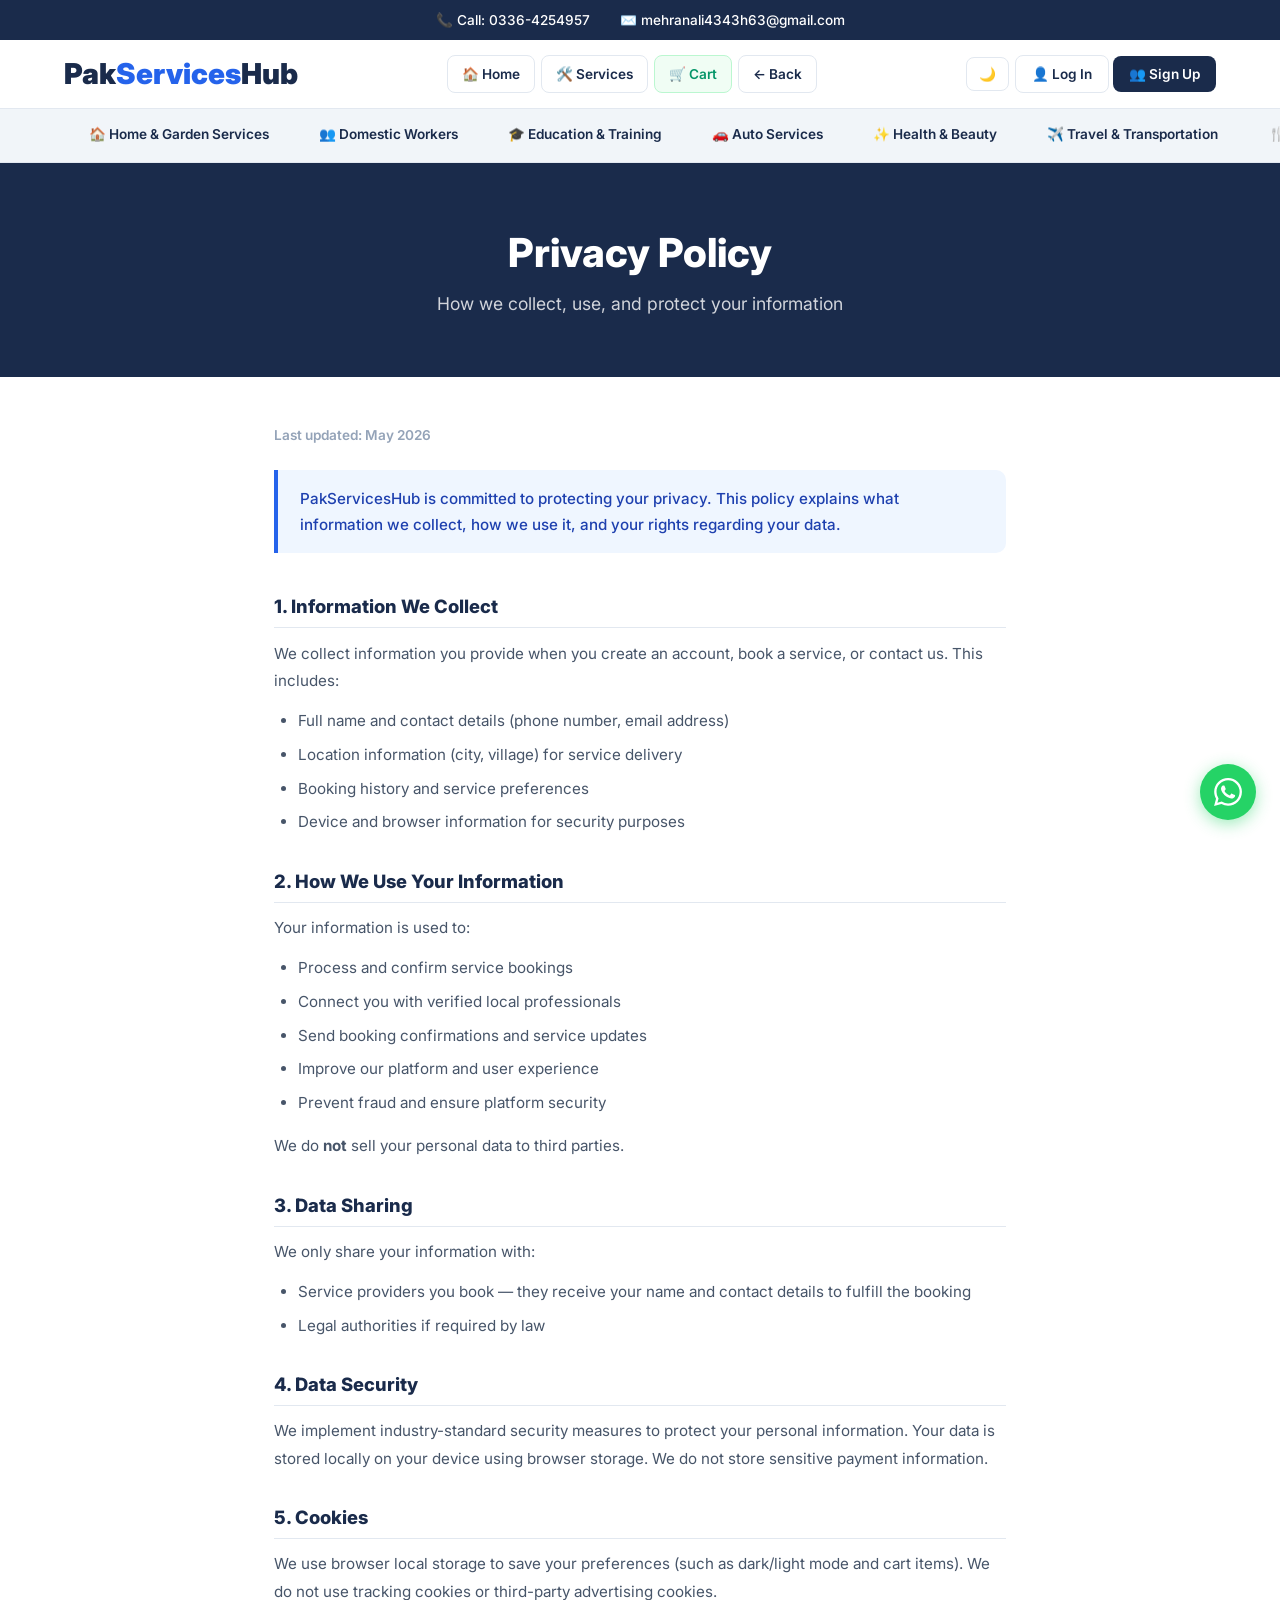
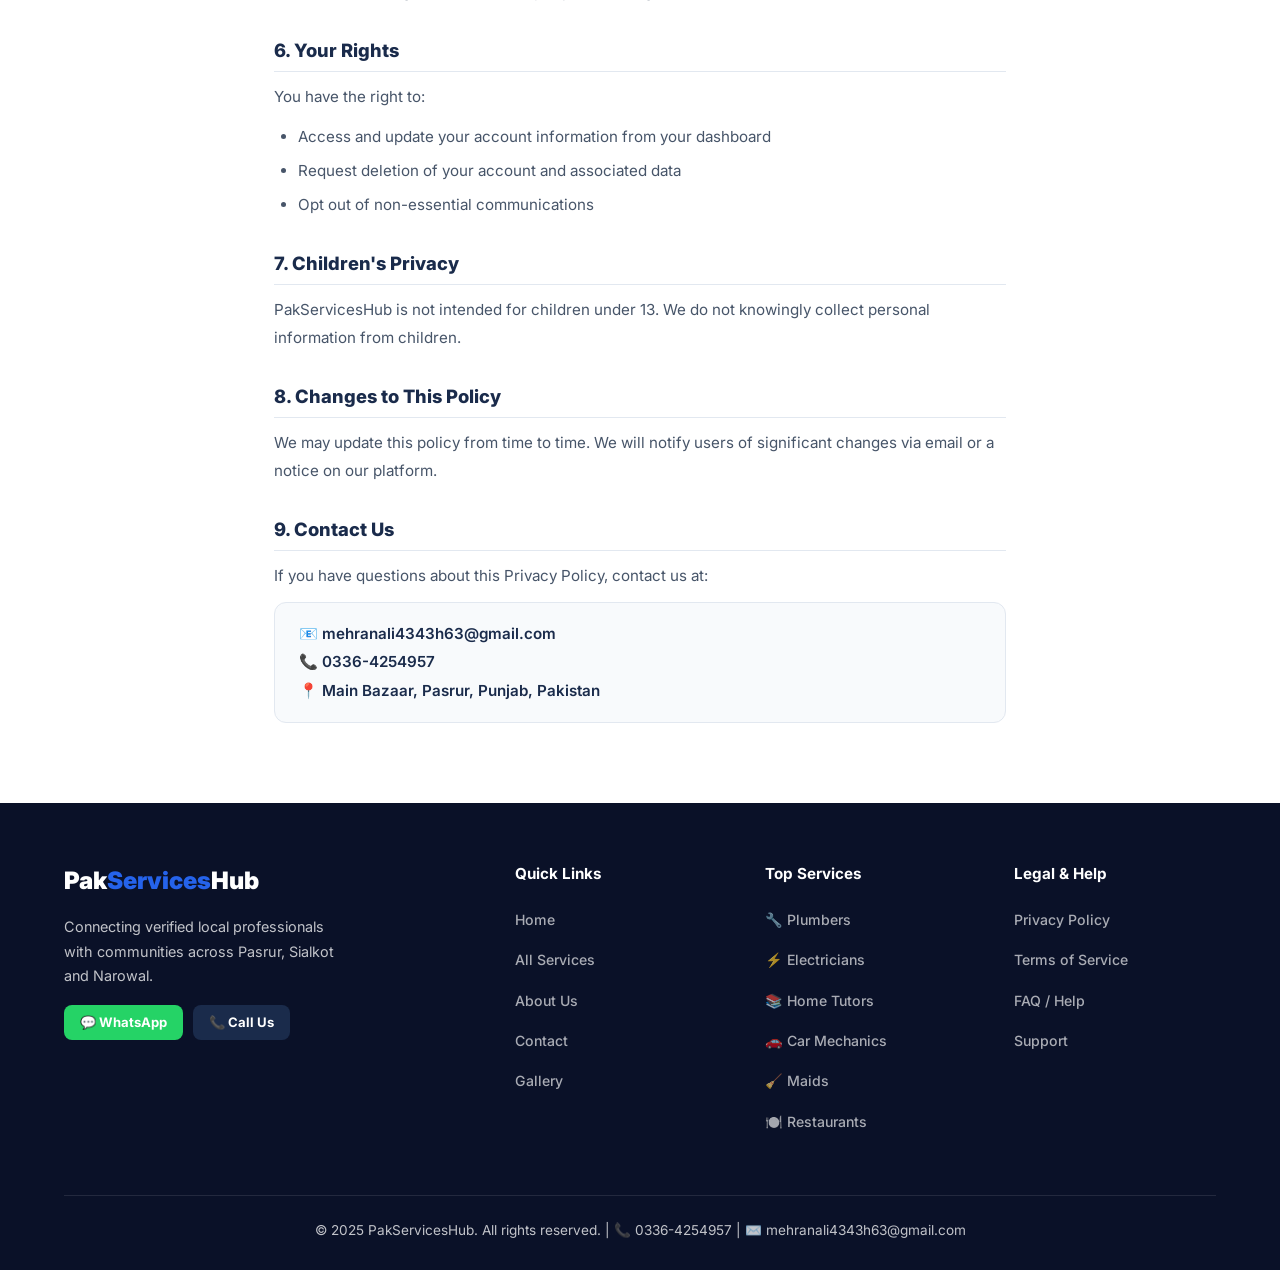
<file: pages/privacy.html>
<!DOCTYPE html>
<html lang="en">
<head>
    <meta charset="UTF-8">
    <meta name="viewport" content="width=device-width, initial-scale=1.0">
    <title>Privacy Policy | PakServicesHub</title>
    <link rel="stylesheet" href="../css/style.css">
    <link href="https://fonts.googleapis.com/css2?family=Inter:wght@300;400;600;700;900&display=swap" rel="stylesheet">
</head>
<body>
    <div id="navbar-placeholder"></div>

    <header class="standard-header">
        <h1>Privacy Policy</h1>
        <p>How we collect, use, and protect your information</p>
    </header>

    <div class="legal-page">

        <p class="legal-date">Last updated: May 2026</p>

        <div class="legal-intro">
            PakServicesHub is committed to protecting your privacy. This policy explains what information we collect, how we use it, and your rights regarding your data.
        </div>

        <h2 class="legal-heading">1. Information We Collect</h2>
        <p class="legal-text">We collect information you provide when you create an account, book a service, or contact us. This includes:</p>
        <ul class="legal-list">
            <li>Full name and contact details (phone number, email address)</li>
            <li>Location information (city, village) for service delivery</li>
            <li>Booking history and service preferences</li>
            <li>Device and browser information for security purposes</li>
        </ul>

        <h2 class="legal-heading">2. How We Use Your Information</h2>
        <p class="legal-text">Your information is used to:</p>
        <ul class="legal-list">
            <li>Process and confirm service bookings</li>
            <li>Connect you with verified local professionals</li>
            <li>Send booking confirmations and service updates</li>
            <li>Improve our platform and user experience</li>
            <li>Prevent fraud and ensure platform security</li>
        </ul>
        <p class="legal-text">We do <strong>not</strong> sell your personal data to third parties.</p>

        <h2 class="legal-heading">3. Data Sharing</h2>
        <p class="legal-text">We only share your information with:</p>
        <ul class="legal-list">
            <li>Service providers you book — they receive your name and contact details to fulfill the booking</li>
            <li>Legal authorities if required by law</li>
        </ul>

        <h2 class="legal-heading">4. Data Security</h2>
        <p class="legal-text">We implement industry-standard security measures to protect your personal information. Your data is stored locally on your device using browser storage. We do not store sensitive payment information.</p>

        <h2 class="legal-heading">5. Cookies</h2>
        <p class="legal-text">We use browser local storage to save your preferences (such as dark/light mode and cart items). We do not use tracking cookies or third-party advertising cookies.</p>

        <h2 class="legal-heading">6. Your Rights</h2>
        <p class="legal-text">You have the right to:</p>
        <ul class="legal-list">
            <li>Access and update your account information from your dashboard</li>
            <li>Request deletion of your account and associated data</li>
            <li>Opt out of non-essential communications</li>
        </ul>

        <h2 class="legal-heading">7. Children's Privacy</h2>
        <p class="legal-text">PakServicesHub is not intended for children under 13. We do not knowingly collect personal information from children.</p>

        <h2 class="legal-heading">8. Changes to This Policy</h2>
        <p class="legal-text">We may update this policy from time to time. We will notify users of significant changes via email or a notice on our platform.</p>

        <h2 class="legal-heading">9. Contact Us</h2>
        <p class="legal-text">If you have questions about this Privacy Policy, contact us at:</p>
        <div class="legal-contact-box">
            <p>📧 mehranali4343h63@gmail.com</p>
            <p>📞 0336-4254957</p>
            <p>📍 Main Bazaar, Pasrur, Punjab, Pakistan</p>
        </div>

    </div>

    <div id="footer-placeholder"></div>

    <script src="../js/store.js"></script>
    <script src="../js/cart.js"></script>
    <script src="../js/components.js"></script>
</body>
</html>
</file>
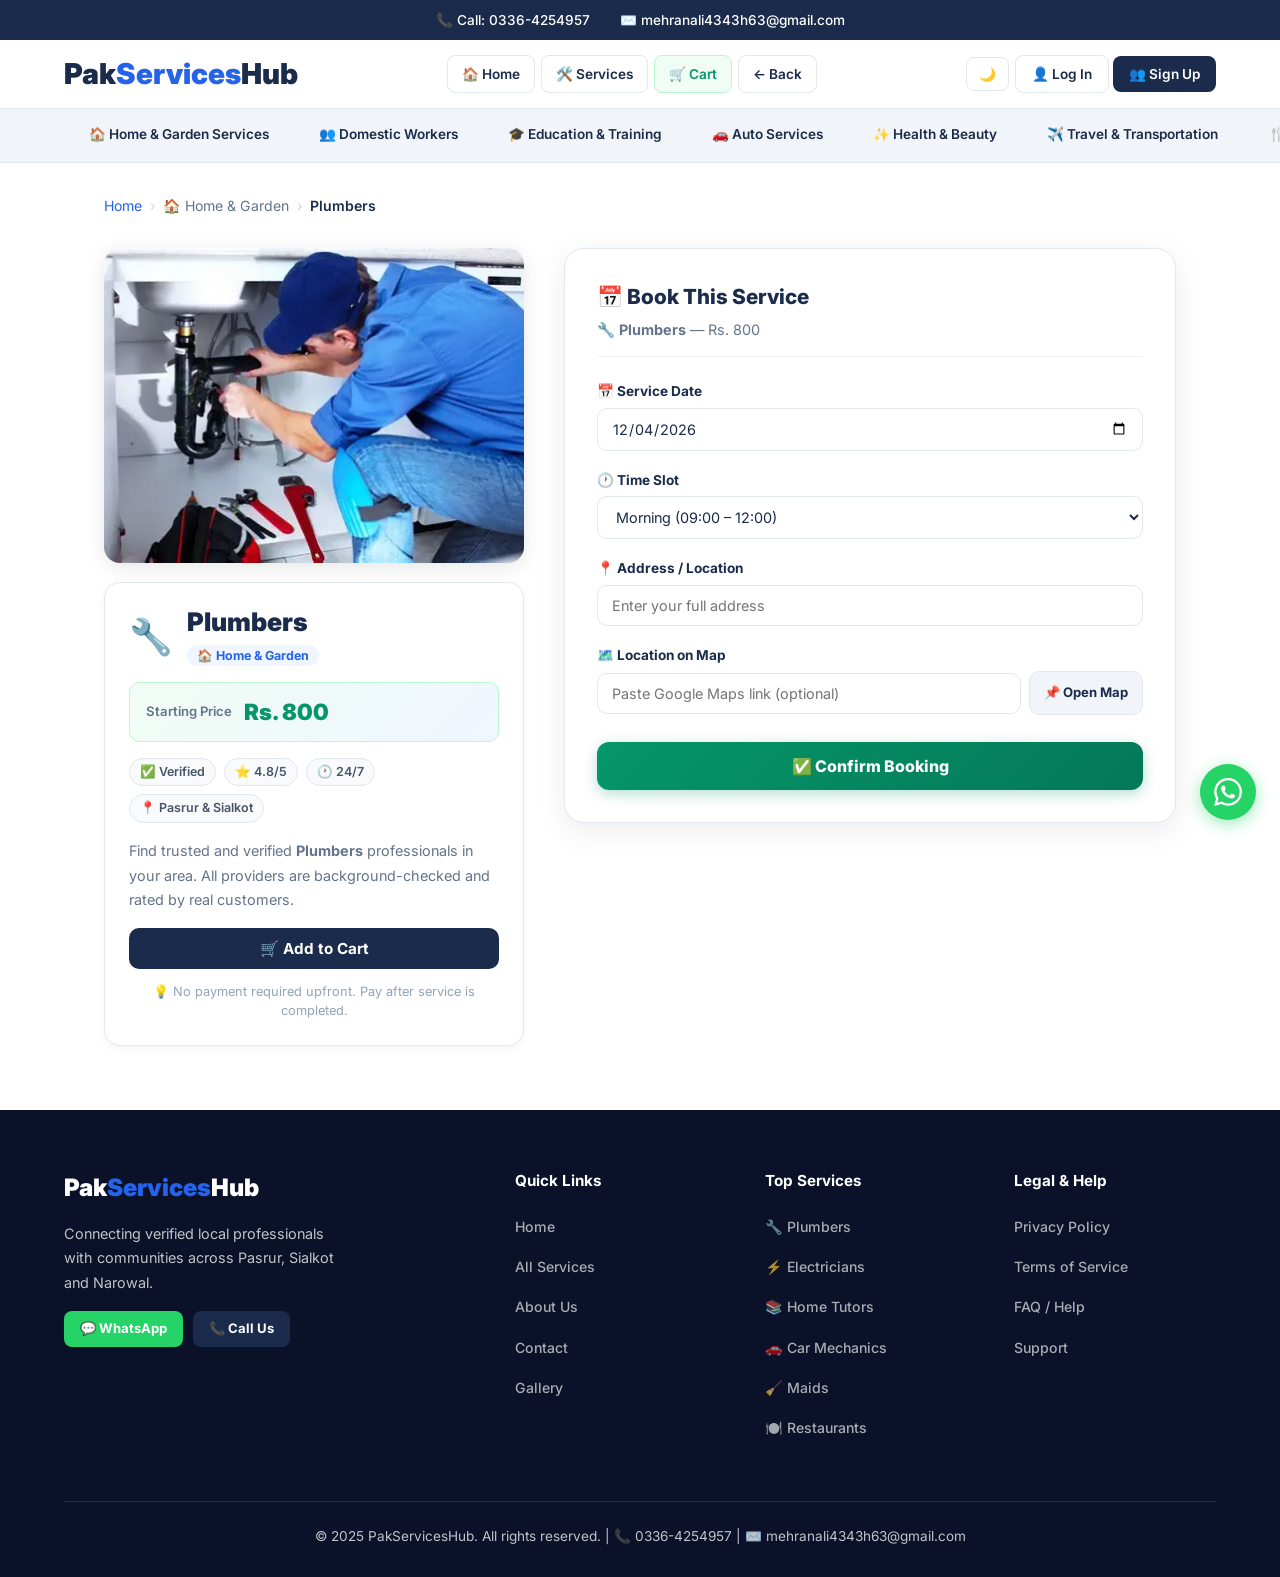
<file: pages/service-details.html>
<!DOCTYPE html>
<html lang="en">
<head>
    <meta charset="UTF-8">
    <meta name="viewport" content="width=device-width, initial-scale=1.0">
    <title>Service Details | PakServicesHub</title>
    <link rel="stylesheet" href="../css/style.css">
    <link href="https://fonts.googleapis.com/css2?family=Inter:wght@300;400;600;700;900&display=swap" rel="stylesheet">
</head>
<body>
    <div id="navbar-placeholder"></div>

    <!-- ── Main Detail Page ── -->
    <div id="svc-detail-page" class="svc-detail-page"></div>

    <div id="footer-placeholder"></div>

    <script src="../js/store.js"></script>
    <script src="../js/cart.js"></script>
    <script src="../js/components.js"></script>
    <script src="../js/service-details.js"></script>
</body>
</html>
</file>
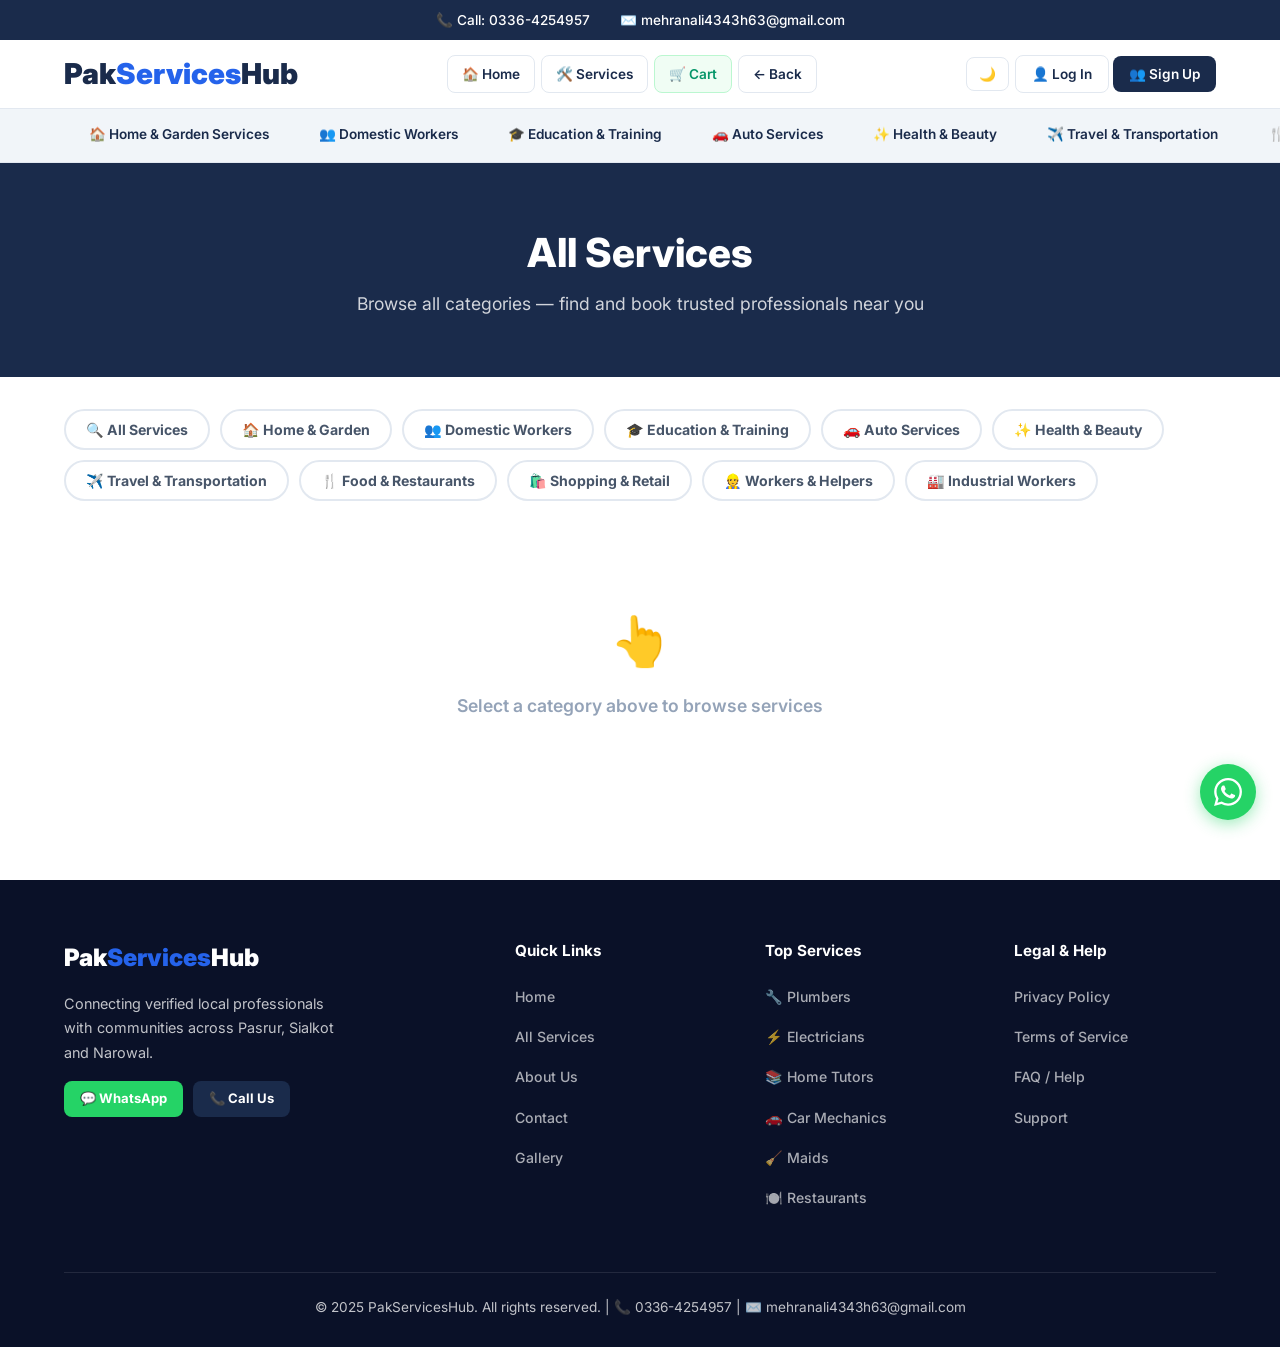
<file: pages/services.html>
<!DOCTYPE html>
<html lang="en">
<head>
    <meta charset="UTF-8">
    <meta name="viewport" content="width=device-width, initial-scale=1.0">
    <title>All Services | PakServicesHub</title>
    <link rel="stylesheet" href="../css/style.css">
    <link href="https://fonts.googleapis.com/css2?family=Inter:wght@300;400;600;700;900&display=swap" rel="stylesheet">
</head>
<body>
    <script src="../js/icons.js"></script>
    <div id="navbar-placeholder"></div>

    <header class="standard-header">
        <h1>All Services</h1>
        <p>Browse all categories — find and book trusted professionals near you</p>
    </header>

    <!-- Category filter buttons -->
    <div class="services-page-cats" id="services-page-cats"></div>

    <!-- Services grid -->
    <div class="services-page-grid" id="services-page-grid"></div>

    <div id="footer-placeholder"></div>

    <script src="../js/store.js"></script>
    <script src="../js/cart.js"></script>
    <script src="../js/components.js"></script>
    <script src="../js/services-page.js"></script>
</body>
</html>
</file>
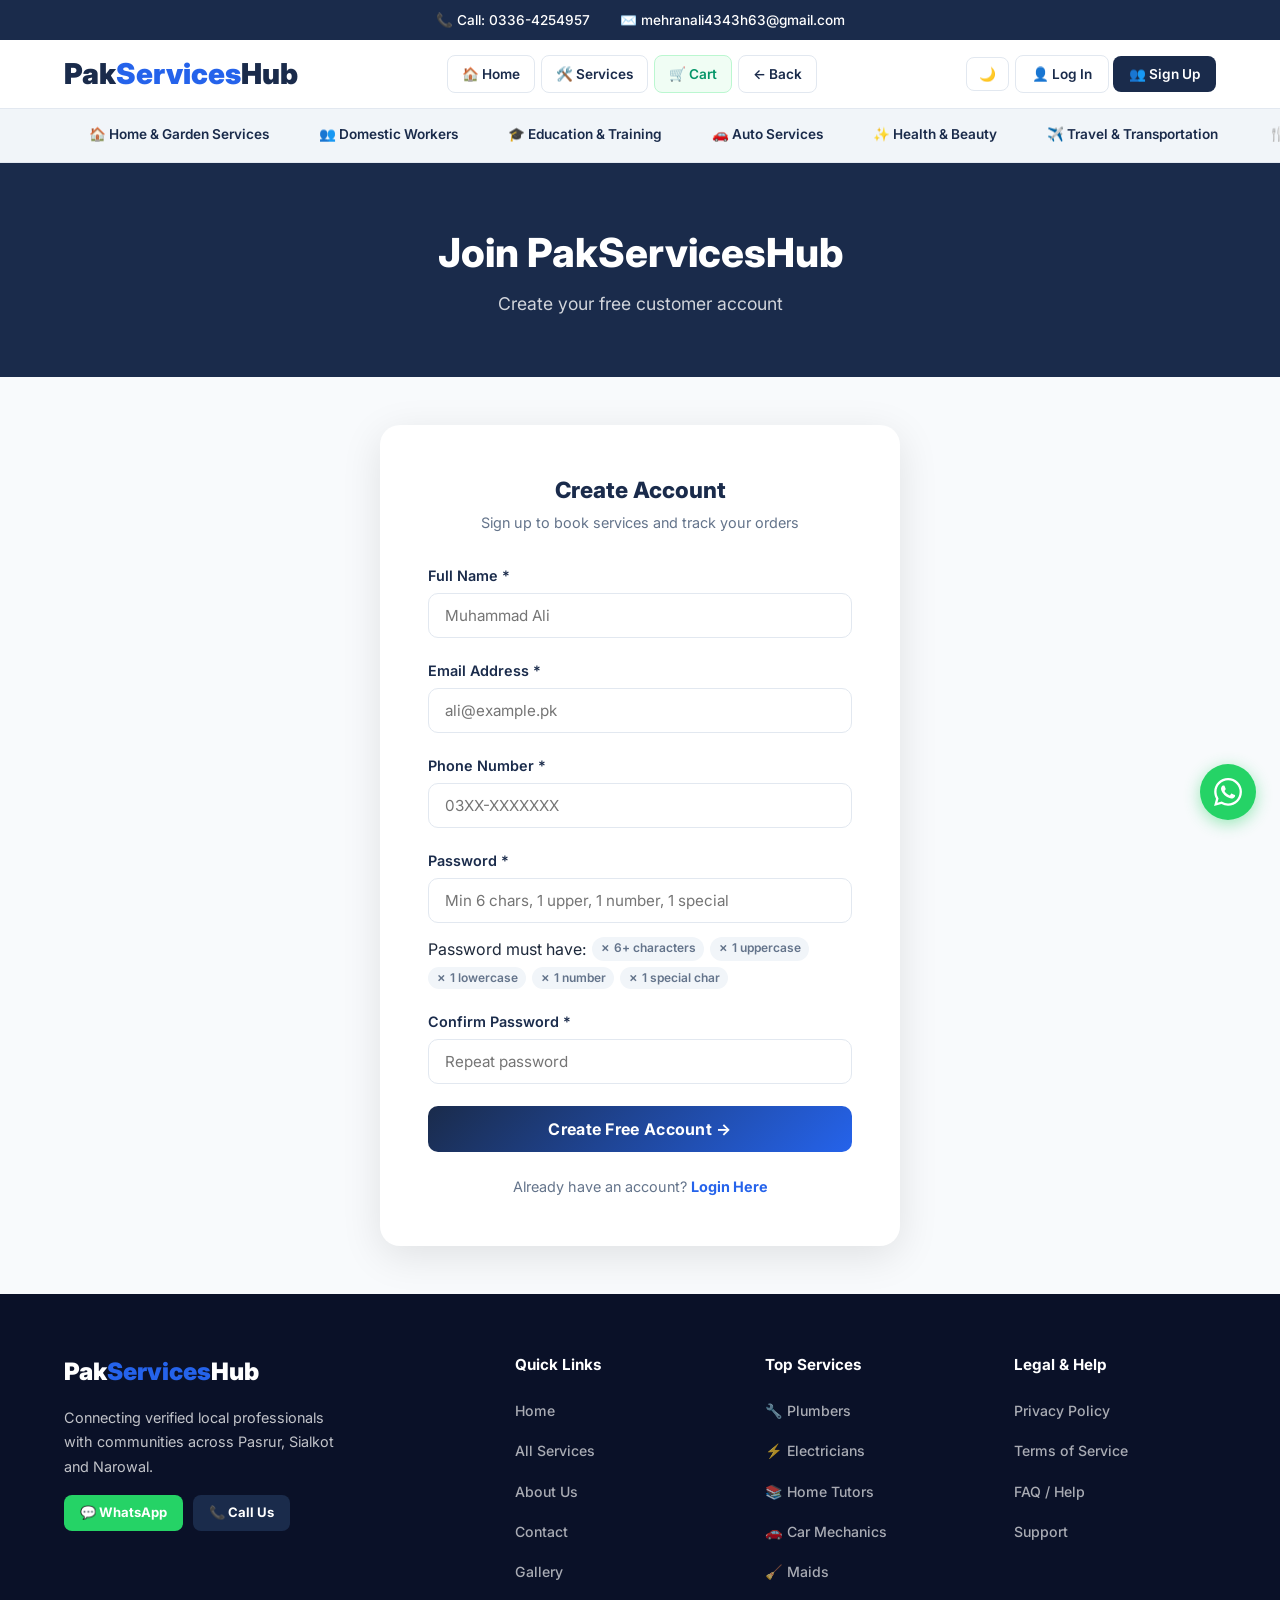
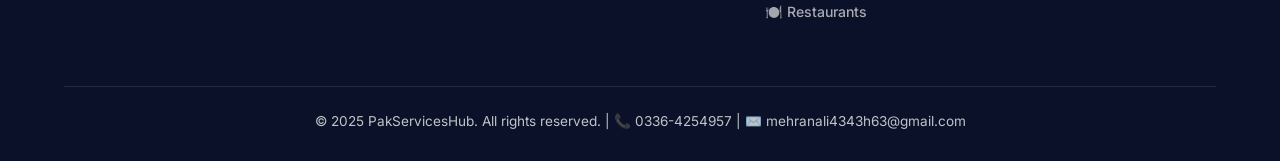
<file: pages/signup.html>
<!DOCTYPE html>
<html lang="en">
<head>
    <meta charset="UTF-8">
    <meta name="viewport" content="width=device-width, initial-scale=1.0">
    <title>Sign Up | PakServicesHub</title>
    <link rel="stylesheet" href="../css/style.css">
    <link href="https://fonts.googleapis.com/css2?family=Inter:wght@300;400;600;700;900&display=swap" rel="stylesheet">
</head>
<body>
    <div id="navbar-placeholder"></div>

    <header class="standard-header">
        <h1>Join PakServicesHub</h1>
        <p>Create your free customer account</p>
    </header>

    <div class="auth-container">
        <div class="auth-card auth-card-wide">

            <h2 class="auth-card-title">Create Account</h2>
            <p class="auth-card-subtitle">Sign up to book services and track your orders</p>

            <div class="auth-error" id="signup-error"></div>
            <div class="auth-success" id="signup-success"></div>

            <form id="signup-form" onsubmit="handleSignup(event)">
                <div class="form-group">
                    <label>Full Name *</label>
                    <input type="text" id="su-name" placeholder="Muhammad Ali" required>
                </div>
                <div class="form-group">
                    <label>Email Address *</label>
                    <input type="email" id="su-email" placeholder="ali@example.pk" required>
                </div>
                <div class="form-group">
                    <label>Phone Number *</label>
                    <input type="tel" id="su-phone" placeholder="03XX-XXXXXXX" required>
                </div>
                <div class="form-group">
                    <label>Password *</label>
                    <input type="password" id="su-password" placeholder="Min 6 chars, 1 upper, 1 number, 1 special" required>
                    <div class="pw-strength-wrap" id="pw-strength"></div>
                    <div class="pw-criteria">
                        <span>Password must have:</span>
                        <span id="c-len"  class="c-item">✗ 6+ characters</span>
                        <span id="c-up"   class="c-item">✗ 1 uppercase</span>
                        <span id="c-low"  class="c-item">✗ 1 lowercase</span>
                        <span id="c-num"  class="c-item">✗ 1 number</span>
                        <span id="c-spec" class="c-item">✗ 1 special char</span>
                    </div>
                </div>
                <div class="form-group">
                    <label>Confirm Password *</label>
                    <input type="password" id="su-confirm" placeholder="Repeat password" required>
                </div>

                <button type="submit" class="btn-login-submit" id="su-btn">
                    <span id="su-btn-label">Create Free Account →</span>
                </button>
            </form>

            <p class="auth-switch-text">
                Already have an account? <a href="login.html" class="auth-switch-link">Login Here</a>
            </p>
        </div>
    </div>

    <div id="footer-placeholder"></div>

    <script src="../js/store.js"></script>
    <script src="../js/cart.js"></script>
    <script src="../js/components.js"></script>
    <script src="../js/signup.js"></script>
</body>
</html>
</file>
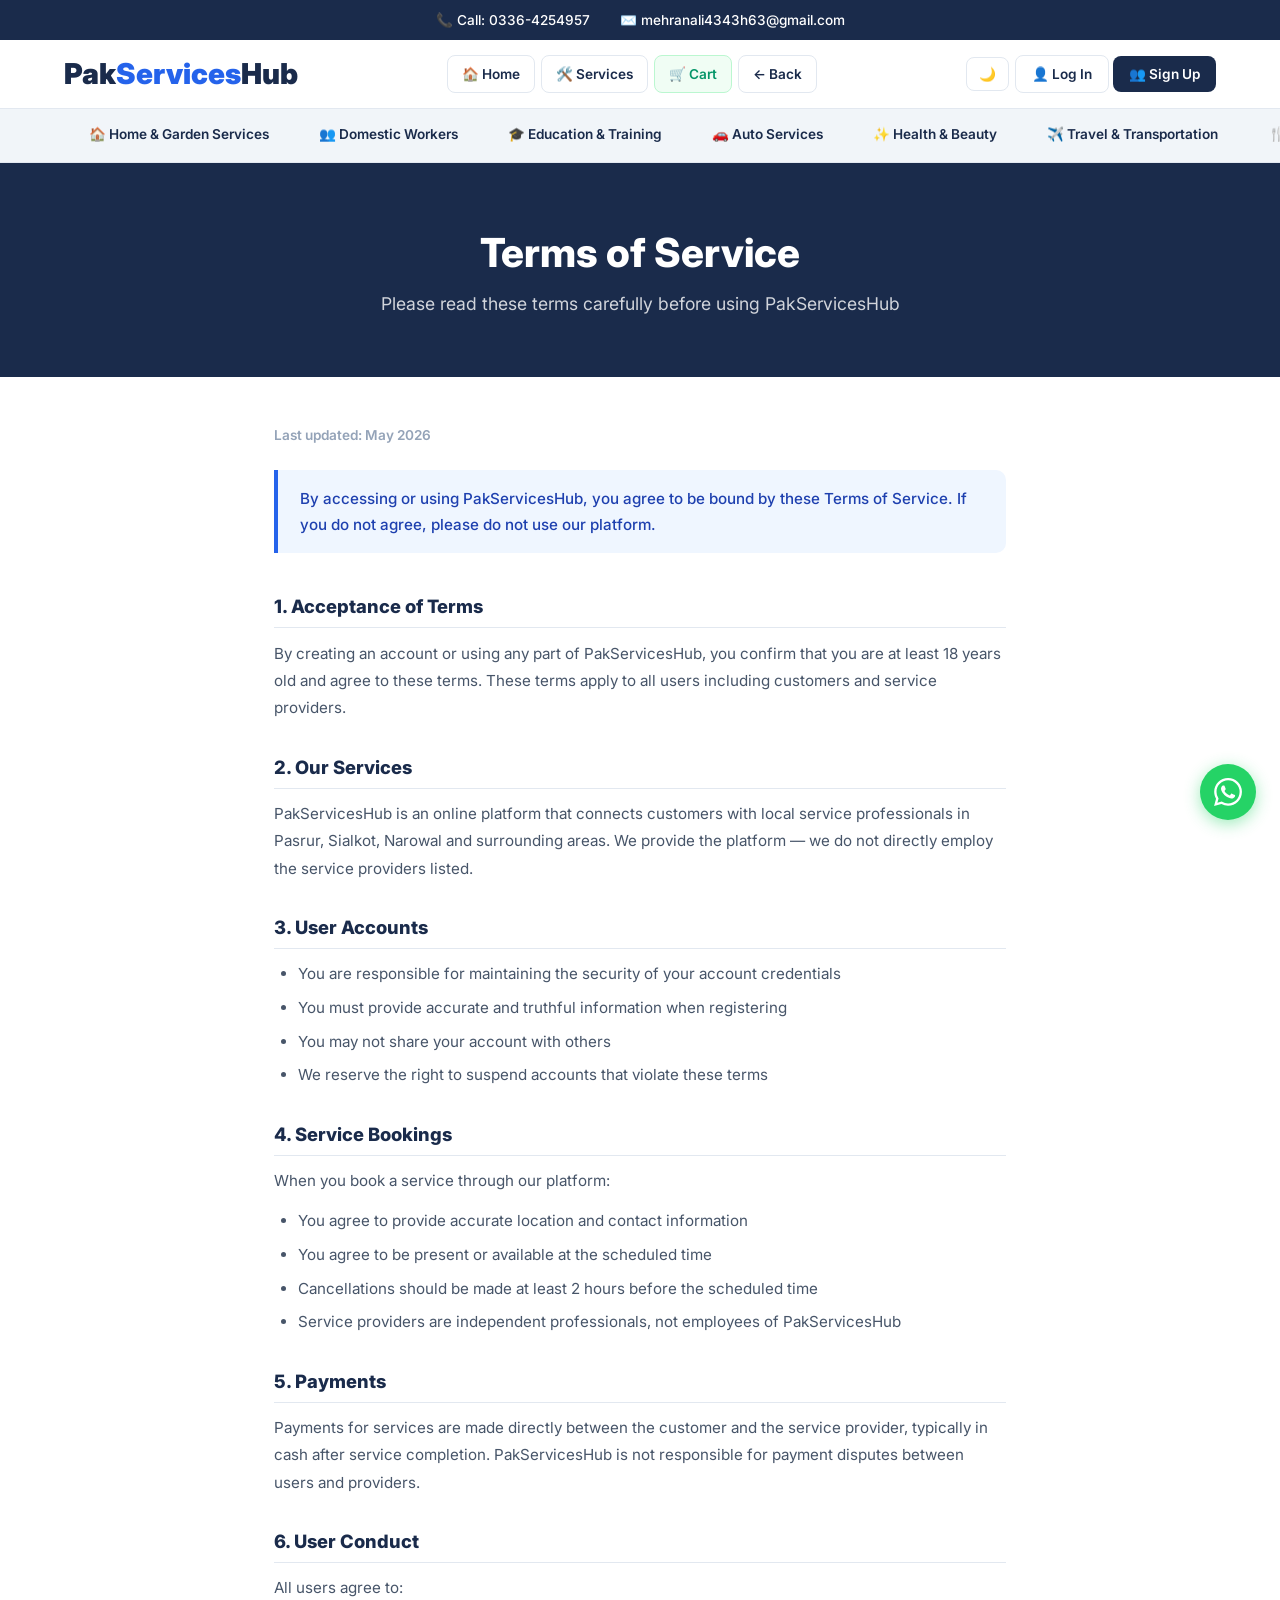
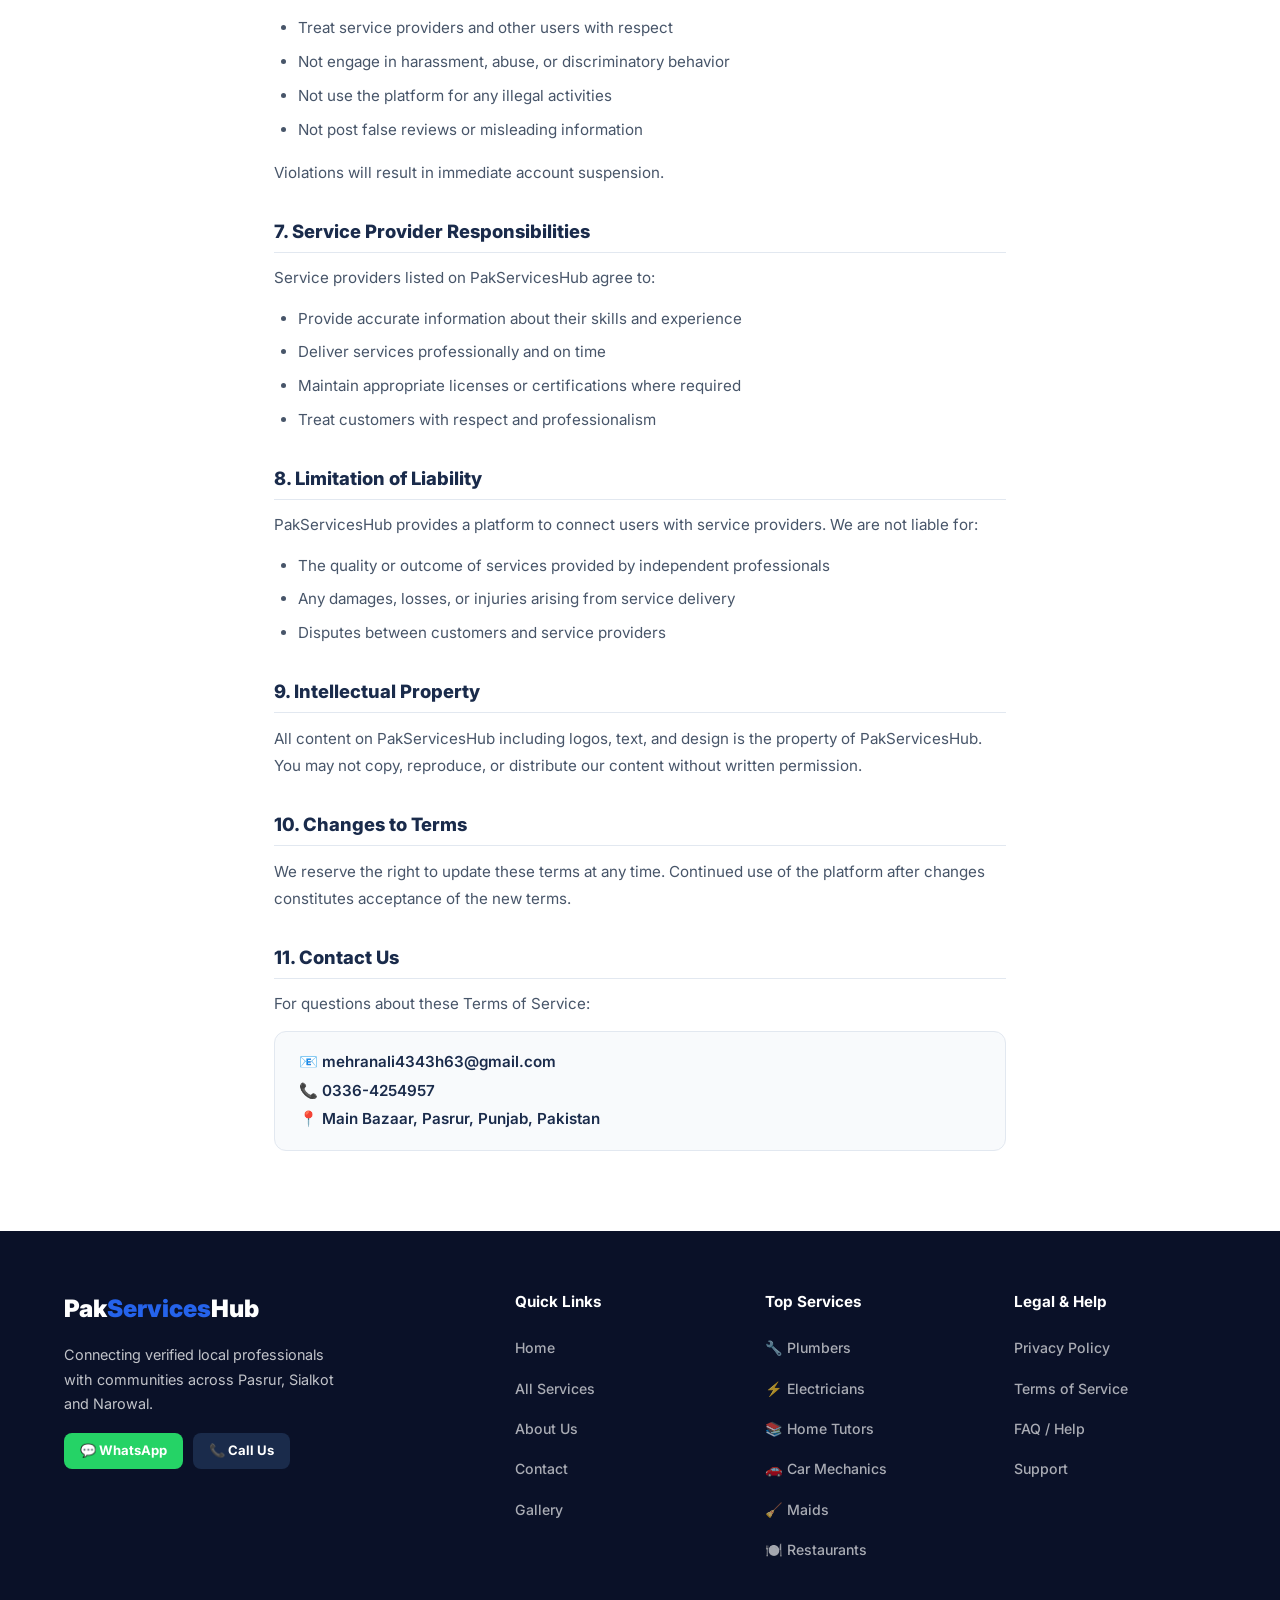
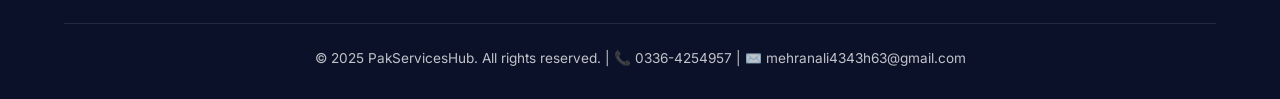
<file: pages/terms.html>
<!DOCTYPE html>
<html lang="en">
<head>
    <meta charset="UTF-8">
    <meta name="viewport" content="width=device-width, initial-scale=1.0">
    <title>Terms of Service | PakServicesHub</title>
    <link rel="stylesheet" href="../css/style.css">
    <link href="https://fonts.googleapis.com/css2?family=Inter:wght@300;400;600;700;900&display=swap" rel="stylesheet">
</head>
<body>
    <div id="navbar-placeholder"></div>

    <header class="standard-header">
        <h1>Terms of Service</h1>
        <p>Please read these terms carefully before using PakServicesHub</p>
    </header>

    <div class="legal-page">

        <p class="legal-date">Last updated: May 2026</p>

        <div class="legal-intro">
            By accessing or using PakServicesHub, you agree to be bound by these Terms of Service. If you do not agree, please do not use our platform.
        </div>

        <h2 class="legal-heading">1. Acceptance of Terms</h2>
        <p class="legal-text">By creating an account or using any part of PakServicesHub, you confirm that you are at least 18 years old and agree to these terms. These terms apply to all users including customers and service providers.</p>

        <h2 class="legal-heading">2. Our Services</h2>
        <p class="legal-text">PakServicesHub is an online platform that connects customers with local service professionals in Pasrur, Sialkot, Narowal and surrounding areas. We provide the platform — we do not directly employ the service providers listed.</p>

        <h2 class="legal-heading">3. User Accounts</h2>
        <ul class="legal-list">
            <li>You are responsible for maintaining the security of your account credentials</li>
            <li>You must provide accurate and truthful information when registering</li>
            <li>You may not share your account with others</li>
            <li>We reserve the right to suspend accounts that violate these terms</li>
        </ul>

        <h2 class="legal-heading">4. Service Bookings</h2>
        <p class="legal-text">When you book a service through our platform:</p>
        <ul class="legal-list">
            <li>You agree to provide accurate location and contact information</li>
            <li>You agree to be present or available at the scheduled time</li>
            <li>Cancellations should be made at least 2 hours before the scheduled time</li>
            <li>Service providers are independent professionals, not employees of PakServicesHub</li>
        </ul>

        <h2 class="legal-heading">5. Payments</h2>
        <p class="legal-text">Payments for services are made directly between the customer and the service provider, typically in cash after service completion. PakServicesHub is not responsible for payment disputes between users and providers.</p>

        <h2 class="legal-heading">6. User Conduct</h2>
        <p class="legal-text">All users agree to:</p>
        <ul class="legal-list">
            <li>Treat service providers and other users with respect</li>
            <li>Not engage in harassment, abuse, or discriminatory behavior</li>
            <li>Not use the platform for any illegal activities</li>
            <li>Not post false reviews or misleading information</li>
        </ul>
        <p class="legal-text">Violations will result in immediate account suspension.</p>

        <h2 class="legal-heading">7. Service Provider Responsibilities</h2>
        <p class="legal-text">Service providers listed on PakServicesHub agree to:</p>
        <ul class="legal-list">
            <li>Provide accurate information about their skills and experience</li>
            <li>Deliver services professionally and on time</li>
            <li>Maintain appropriate licenses or certifications where required</li>
            <li>Treat customers with respect and professionalism</li>
        </ul>

        <h2 class="legal-heading">8. Limitation of Liability</h2>
        <p class="legal-text">PakServicesHub provides a platform to connect users with service providers. We are not liable for:</p>
        <ul class="legal-list">
            <li>The quality or outcome of services provided by independent professionals</li>
            <li>Any damages, losses, or injuries arising from service delivery</li>
            <li>Disputes between customers and service providers</li>
        </ul>

        <h2 class="legal-heading">9. Intellectual Property</h2>
        <p class="legal-text">All content on PakServicesHub including logos, text, and design is the property of PakServicesHub. You may not copy, reproduce, or distribute our content without written permission.</p>

        <h2 class="legal-heading">10. Changes to Terms</h2>
        <p class="legal-text">We reserve the right to update these terms at any time. Continued use of the platform after changes constitutes acceptance of the new terms.</p>

        <h2 class="legal-heading">11. Contact Us</h2>
        <p class="legal-text">For questions about these Terms of Service:</p>
        <div class="legal-contact-box">
            <p>📧 mehranali4343h63@gmail.com</p>
            <p>📞 0336-4254957</p>
            <p>📍 Main Bazaar, Pasrur, Punjab, Pakistan</p>
        </div>

    </div>

    <div id="footer-placeholder"></div>

    <script src="../js/store.js"></script>
    <script src="../js/cart.js"></script>
    <script src="../js/components.js"></script>
</body>
</html>
</file>
<file: css/style.css>
/* PakServicesHub - The Final Elite Design System (PAKELP Mirror) */
:root {
    --pakelp-navy: #1a2b4b;
    --pakelp-green: #01411c;
    --pakelp-accent: #10b981;
    --pakelp-bg: #f8fafc;
    --pakelp-text: #1e293b;
    --pakelp-muted: #64748b;
    --white: #ffffff;
    --shadow-sm: 0 1px 2px 0 rgba(0, 0, 0, 0.05);
    --shadow-md: 0 4px 6px -1px rgba(0, 0, 0, 0.1);
    --shadow-lg: 0 10px 15px -3px rgba(0, 0, 0, 0.1);
    --radius-sm: 8px;
    --radius-md: 12px;
    --radius-lg: 20px;
}

* { box-sizing: border-box; margin: 0; padding: 0; }
body { font-family: 'Inter', sans-serif; background: var(--white); color: var(--pakelp-text); line-height: 1.5; overflow-x: hidden; }

/* 1. Top Utility Bar */
.top-bar { background: var(--pakelp-navy); color: white; padding: 10px 5%; display: flex; justify-content: center; gap: 30px; font-size: 0.85rem; font-weight: 500; }

/* 2. Professional Navbar */
.nav-wrapper { background: white; padding: 15px 5%; display: flex; justify-content: space-between; align-items: center; border-bottom: 1px solid #e2e8f0; position: sticky; top: 0; z-index: 1000; }
.logo { font-size: 1.8rem; font-weight: 900; color: #1a2b4b; text-decoration: none; display: flex; align-items: center; transition: 0.3s; }
.logo:hover { transform: scale(1.05); }
.logo span { color: #2563eb; }

.nav-btns { display: flex; gap: 15px; }
.btn-login { 
    padding: 10px 25px; border-radius: 8px; border: 1px solid #e2e8f0; color: #1a2b4b; 
    text-decoration: none; font-weight: 600; display: flex; align-items: center; gap: 8px; transition: 0.3s; 
}
.btn-login:hover { background: #f8fafc; border-color: #2563eb; color: #2563eb; }

.btn-signup { 
    padding: 10px 25px; border-radius: 8px; background: #1a2b4b; color: white; 
    text-decoration: none; font-weight: 600; display: flex; align-items: center; gap: 8px; transition: 0.3s; 
}
.btn-signup:hover { background: #2563eb; transform: translateY(-2px); box-shadow: 0 4px 12px rgba(37,99,235,0.3); }

/* 3. Category Horizontal Nav */
.category-nav-outer { 
    background: #f1f5f9; 
    border-bottom: 1px solid #e2e8f0; 
    position: relative;
    z-index: 10000;
}

.category-nav-scroll {
    display: flex;
    justify-content: flex-start;
    overflow-x: auto;
    padding: 0 5%;
    scrollbar-width: none;
    -ms-overflow-style: none;
}

.category-nav-scroll::-webkit-scrollbar { display: none; }

.cat-item { 
    text-decoration: none; 
    color: #1a2b4b; 
    font-weight: 600; 
    font-size: 0.85rem; 
    padding: 15px 25px;
    white-space: nowrap;
    transition: 0.2s;
    border-bottom: 3px solid transparent;
    cursor: pointer;
}

.cat-item:hover { color: #2563eb; border-bottom-color: #2563eb; background: white; }

/* Full Width Mega Dropdown Panel (Placed outside scrollable area) */
.mega-dropdown {
    position: absolute;
    top: 100%;
    left: 0;
    right: 0;
    width: 100%;
    background: white;
    box-shadow: 0 25px 50px -12px rgba(0, 0, 0, 0.15);
    border: 1px solid #e2e8f0;
    border-top: none;
    opacity: 0;
    visibility: hidden;
    transform: translateY(10px);
    transition: 0.3s cubic-bezier(0.4, 0, 0.2, 1);
    display: flex;
    z-index: 10001;
}

.mega-dropdown:hover {
    opacity: 1;
    visibility: visible;
    transform: translateY(0);
}

/* Mega Sidebar */
.mega-sidebar {
    width: 250px;
    background: #f8fafc;
    padding: 3rem 2rem;
    border-right: 1px solid #e2e8f0;
    display: flex;
    flex-direction: column;
    align-items: center;
    text-align: center;
}

.sidebar-icon { font-size: 2.5rem; margin-bottom: 1rem; color: #2563eb; }
.mega-sidebar h3 { font-size: 0.9rem; font-weight: 800; color: #1a2b4b; line-height: 1.4; letter-spacing: 0.5px; }

/* Mega Content Area */
.mega-content {
    flex: 1;
    padding: 3rem 5%;
    display: flex;
    gap: 4rem;
}

.mega-list { flex: 1; display: flex; flex-direction: column; gap: 15px; }
.mega-list a { 
    text-decoration: none; 
    color: #475569; 
    font-size: 0.9rem; 
    font-weight: 500; 
    transition: 0.2s;
    display: flex;
    align-items: center;
    gap: 10px;
}
.mega-list a:hover { color: #2563eb; transform: translateX(5px); }

/* 4. Elite Hero Section */
.hero-pak {
    background: #0a1128 url('https://www.transparenttextures.com/patterns/carbon-fibre.png');
    padding: 100px 5%;
    text-align: center;
    color: white;
    position: relative;
}
.hero-pak h1 { font-size: 3.5rem; font-weight: 800; margin-bottom: 1rem; }
.hero-pak p { font-size: 1.4rem; opacity: 0.9; margin-bottom: 3rem; }

/* Integrated Search Bar */
.search-box-pak {
    max-width: 1000px;
    margin: 0 auto;
    background: white;
    border-radius: 14px;
    display: flex;
    padding: 6px;
    box-shadow: 0 20px 25px -5px rgba(0, 0, 0, 0.3);
    align-items: center;
    gap: 0;
}

/* Search field shared styles */
.search-field {
    flex: 1;
    border-right: 1px solid #e2e8f0;
    padding: 0 12px 0 8px;
    display: flex;
    align-items: center;
    gap: 6px;
    min-width: 0;
}
.search-field:last-of-type { border-right: none; }
.search-field input, .search-field select {
    width: 100%;
    border: none;
    outline: none;
    padding: 14px 8px;
    font-size: 0.95rem;
    font-family: 'Inter', sans-serif;
    background: transparent;
    min-width: 0;
}
.search-field select { cursor: pointer; color: #1a2b4b; }
.search-field-icon { font-size: 1.1rem; flex-shrink: 0; opacity: 0.7; }

/* City field */
.city-field { flex: 1.2; }

/* Village search wrapper — locked state until city chosen */
.village-search-wrapper input:disabled {
    color: #94a3b8;
    cursor: not-allowed;
}
.village-search-wrapper.village-active input {
    color: #1a2b4b;
    cursor: text;
}
.village-search-wrapper.village-active .village-pin-icon {
    color: #2563eb;
    opacity: 1;
}

.btn-search-pak {
    background: linear-gradient(135deg, #34a853 0%, #1a7a33 100%);
    color: white;
    width: 58px;
    height: 52px;
    border-radius: 10px;
    border: none;
    cursor: pointer;
    display: flex;
    align-items: center;
    justify-content: center;
    font-size: 1.4rem;
    flex-shrink: 0;
    transition: 0.2s;
    margin-left: 4px;
}
.btn-search-pak:hover { transform: scale(1.05); box-shadow: 0 4px 14px rgba(52,168,83,0.4); }

/* Popular service chips */
.popular-chips { margin-top: 2rem; display: flex; justify-content: center; gap: 10px; flex-wrap: wrap; align-items: center; }
.chip-pak {
    background: white;
    color: var(--pakelp-navy);
    padding: 8px 20px;
    border-radius: 50px;
    font-weight: 600;
    font-size: 0.85rem;
    display: flex;
    align-items: center;
    gap: 8px;
    cursor: pointer;
    transition: 0.2s;
}
.chip-pak:hover { background: #eff6ff; color: #2563eb; transform: translateY(-2px); }

/* Popular village chips (after city selection) */
.popular-villages {
    margin-top: 1rem;
    display: flex;
    justify-content: center;
    align-items: center;
    gap: 10px;
    flex-wrap: wrap;
    color: white;
    font-size: 0.85rem;
    font-weight: 500;
}
.chip-village {
    background: rgba(255,255,255,0.15) !important;
    color: white !important;
    border: 1px solid rgba(255,255,255,0.3);
    backdrop-filter: blur(4px);
}
.chip-village:hover { background: rgba(255,255,255,0.3) !important; }

/* 5. Live Search Panel */
.search-results-panel {
    position: absolute;
    top: calc(100% + 4px);
    left: -12px;
    width: calc(100% + 24px);
    background: white;
    border-radius: 16px;
    box-shadow: 0 20px 40px rgba(0,0,0,0.18);
    z-index: 9999;
    max-height: 420px;
    overflow-y: auto;
    display: none;
    border: 1px solid #e2e8f0;
}

.village-results-panel {
    left: -12px;
    width: calc(100% + 24px);
}

/* Custom Scrollbar */
.search-results-panel::-webkit-scrollbar { width: 6px; }
.search-results-panel::-webkit-scrollbar-track { background: #f1f5f9; }
.search-results-panel::-webkit-scrollbar-thumb { background: #6366f1; border-radius: 10px; }

/* Section label inside results */
.search-header-label {
    padding: 10px 20px;
    font-size: 0.72rem;
    color: #94a3b8;
    font-weight: 700;
    text-transform: uppercase;
    letter-spacing: 0.05em;
    border-bottom: 1px solid #f1f5f9;
    display: flex;
    justify-content: space-between;
    align-items: center;
    background: #fafbfc;
}

.search-item {
    padding: 12px 20px;
    display: flex;
    align-items: center;
    gap: 14px;
    cursor: pointer;
    transition: background 0.15s, padding-left 0.15s;
    border-bottom: 1px solid #f8fafc;
}
.search-item:hover { background: #f0f7ff; padding-left: 26px; }
.search-item:last-child { border-bottom: none; }

/* Not-found state */
.village-not-found { cursor: default; }
.village-not-found:hover { background: #fff8f8 !important; padding-left: 20px !important; }

.request-village-btn {
    color: #2563eb !important;
    font-weight: 600 !important;
    cursor: pointer;
    text-decoration: underline;
}
.request-village-btn:hover { color: #1d4ed8 !important; }

.search-icon { 
    width: 42px;
    height: 42px;
    background: #f1f5f9;
    border-radius: 10px; 
    display: flex;
    align-items: center;
    justify-content: center;
    font-size: 1.1rem;
    flex-shrink: 0;
}

.search-text { display: flex; flex-direction: column; gap: 2px; min-width: 0; }
.search-title { color: #1a2b4b; font-weight: 700; font-size: 0.95rem; }
.search-cat { color: #64748b; font-size: 0.82rem; font-weight: 500; }

.search-results-panel.active { display: block; }

/* Toast notification */
.psh-toast {
    position: fixed;
    bottom: 30px;
    left: 50%;
    transform: translateX(-50%) translateY(30px);
    background: #1a2b4b;
    color: white;
    padding: 14px 28px;
    border-radius: 50px;
    font-size: 0.9rem;
    font-weight: 500;
    box-shadow: 0 8px 24px rgba(0,0,0,0.25);
    z-index: 99999;
    opacity: 0;
    transition: opacity 0.3s ease, transform 0.3s ease;
    pointer-events: none;
    white-space: nowrap;
}
.psh-toast.show {
    opacity: 1;
    transform: translateX(-50%) translateY(0);
}

/* 5. Section Headings */
.sec-title { text-align: center; margin-bottom: 50px; padding: 0 5%; }
.sec-title h2 { font-size: 2.8rem; font-weight: 800; color: #1a2b4b; margin-bottom: 10px; }
.sec-title p { color: var(--pakelp-muted); font-size: 1.1rem; }

/* 6. Most Searched Services Grid */
.searched-grid { 
    display: grid; 
    grid-template-columns: repeat(6, 1fr); /* 6 columns to match screenshot */
    gap: 1.5rem; 
    padding: 0 5% 100px; 
    max-width: 1400px; 
    margin: 0 auto; 
}
@media (max-width: 1200px) { .searched-grid { grid-template-columns: repeat(3, 1fr); } }
@media (max-width: 768px) { .searched-grid { grid-template-columns: repeat(2, 1fr); } }

.searched-card {
    background: white;
    border-radius: 16px;
    padding: 30px 20px;
    text-align: center;
    border: 1px solid #f1f5f9;
    box-shadow: 0 4px 6px -1px rgba(0, 0, 0, 0.1);
    transition: 0.3s;
    cursor: pointer;
}
.searched-card:hover { transform: translateY(-5px); box-shadow: var(--shadow-md); border-color: var(--pakelp-accent); }
.icon-circle { 
    width: 60px; height: 60px; background: #eff6ff; border-radius: 12px; margin: 0 auto 20px; 
    display: flex; align-items: center; justify-content: center; font-size: 1.5rem; color: #2563eb; 
}
.searched-card h4 { font-size: 1.1rem; font-weight: 700; margin-bottom: 5px; }
.searched-card p { font-size: 0.85rem; color: var(--pakelp-muted); }

/* 7. Featured Business Cards */
.business-grid { display: flex; gap: 2rem; padding: 0 5% 100px; overflow-x: auto; max-width: 1400px; margin: 0 auto; scrollbar-width: none; }
.business-card { 
    min-width: 320px; background: white; border-radius: 12px; border: 1px solid #f1f5f9; overflow: hidden; 
    box-shadow: var(--shadow-sm); display: flex; flex-direction: column; 
}
.biz-image { position: relative; height: 180px; background: #e2e8f0; }
.biz-image img { width: 100%; height: 100%; object-fit: cover; }
.status-badge { position: absolute; top: 15px; left: 15px; background: #ef4444; color: white; padding: 4px 10px; border-radius: 4px; font-size: 0.7rem; font-weight: 700; }
.verify-badge { position: absolute; bottom: 15px; left: 15px; background: white; padding: 4px 10px; border-radius: 4px; font-size: 0.75rem; color: #059669; font-weight: 700; display: flex; align-items: center; gap: 5px; }

.biz-content { padding: 20px; }
.biz-title { font-size: 1.2rem; font-weight: 800; margin-bottom: 5px; color: var(--pakelp-navy); }
.biz-loc { font-size: 0.9rem; color: var(--pakelp-muted); display: flex; align-items: center; gap: 5px; margin-bottom: 10px; }

.biz-footer { display: flex; gap: 10px; padding: 15px 20px; background: #f8fafc; border-top: 1px solid #f1f5f9; }
.btn-biz { flex: 1; padding: 8px; border-radius: 6px; border: 1px solid #e2e8f0; background: white; cursor: pointer; font-size: 0.85rem; font-weight: 600; display: flex; align-items: center; justify-content: center; gap: 5px; }
.btn-biz-view { flex: 2; background: #eff6ff; color: #2563eb; border: none; }

/* 8. Video Testimonials */
.video-grid { display: grid; grid-template-columns: repeat(auto-fill, minmax(350px, 1fr)); gap: 2rem; padding: 0 5% 100px; max-width: 1400px; margin: 0 auto; }
.video-card { background: white; border-radius: 20px; padding: 25px; border: 1px solid #f1f5f9; box-shadow: var(--shadow-sm); }
.video-frame { 
    width: 100%; height: 400px; background: #000; border-radius: 12px; margin-bottom: 20px; 
    position: relative; overflow: hidden; display: flex; align-items: center; justify-content: center;
}
.video-frame img { width: 100%; height: 100%; object-fit: cover; opacity: 0.8; }
.play-btn { 
    position: absolute; width: 80px; height: 80px; background: #ff0000; border-radius: 50%; 
    display: flex; align-items: center; justify-content: center; color: white; font-size: 2rem; cursor: pointer; box-shadow: 0 0 20px rgba(255,0,0,0.5);
}

/* 9. App Section */
.app-section { 
    background: linear-gradient(135deg, #059669 0%, #1a2b4b 100%); 
    padding: 100px 5%; text-align: center; color: white; position: relative; overflow: hidden;
}
.app-heading { font-size: 3rem; font-weight: 900; margin-bottom: 1.5rem; }
.app-check { display: flex; justify-content: center; gap: 20px; margin-top: 3rem; font-weight: 600; font-size: 0.9rem; }

/* Animations */
.animate-up { opacity: 0; transform: translateY(20px); transition: 0.8s ease; }
.animate-up.visible { opacity: 1; transform: translateY(0); }

/* ── Admin Dashboard Extra ──────────────────────────── */
.db-tab { display: none; padding: 2rem; }
.db-tab.active { display: block; }
.admin-sidebar-item { padding: 0.9rem 1.2rem; cursor: pointer; border-radius: 10px; transition: 0.25s; color: rgba(255,255,255,0.7); display: flex; align-items: center; gap: 10px; font-weight: 500; font-size: 0.95rem; }
.admin-sidebar-item:hover, .admin-sidebar-item.active { background: rgba(255,255,255,0.12); color: white; }

/* City card in admin */
.city-admin-card {
    background: white;
    border-radius: 14px;
    border: 1px solid #e2e8f0;
    margin-bottom: 1.5rem;
    overflow: hidden;
    box-shadow: 0 2px 8px rgba(0,0,0,0.06);
}
.city-admin-header {
    display: flex;
    align-items: center;
    justify-content: space-between;
    padding: 1.2rem 1.5rem;
    cursor: pointer;
    user-select: none;
    border-bottom: 1px solid #f1f5f9;
}
.city-admin-header:hover { background: #f8fafc; }
.city-badge {
    background: #eff6ff;
    color: #2563eb;
    font-size: 0.75rem;
    font-weight: 700;
    padding: 3px 10px;
    border-radius: 20px;
}
.village-list-admin {
    padding: 1rem 1.5rem;
    display: none;
    flex-wrap: wrap;
    gap: 8px;
}
.village-list-admin.open { display: flex; }
.village-chip-admin {
    background: #f1f5f9;
    color: #1a2b4b;
    padding: 6px 12px;
    border-radius: 6px;
    font-size: 0.82rem;
    font-weight: 600;
    display: flex;
    align-items: center;
    gap: 6px;
}
.village-chip-admin .del-v {
    color: #ef4444;
    cursor: pointer;
    font-weight: 700;
    font-size: 0.9rem;
    line-height: 1;
}
.village-chip-admin .del-v:hover { color: #b91c1c; }
.add-village-row {
    padding: 1rem 1.5rem;
    border-top: 1px solid #f1f5f9;
    display: flex;
    gap: 8px;
    align-items: center;
}
.add-village-row input {
    flex: 1;
    padding: 8px 14px;
    border: 1px solid #e2e8f0;
    border-radius: 8px;
    font-size: 0.9rem;
    outline: none;
    font-family: 'Inter', sans-serif;
}
.add-village-row input:focus { border-color: #2563eb; }
.btn-add-village {
    background: #2563eb;
    color: white;
    border: none;
    padding: 8px 16px;
    border-radius: 8px;
    cursor: pointer;
    font-weight: 600;
    font-size: 0.85rem;
    transition: 0.2s;
}
.btn-add-village:hover { background: #1d4ed8; }
.btn-danger-sm {
    background: #fef2f2;
    color: #ef4444;
    border: 1px solid #fecaca;
    padding: 5px 12px;
    border-radius: 6px;
    cursor: pointer;
    font-size: 0.8rem;
    font-weight: 600;
    transition: 0.2s;
}
.btn-danger-sm:hover { background: #ef4444; color: white; }

/* Auth pages */
.auth-container { min-height: 60vh; display: flex; align-items: center; justify-content: center; padding: 3rem 1rem; background: #f8fafc; }
.auth-card { background: white; border-radius: 20px; padding: 3rem; width: 100%; max-width: 450px; box-shadow: 0 10px 40px rgba(0,0,0,0.1); }
.form-group { margin-bottom: 1.4rem; }
.form-group label { display: block; font-weight: 600; font-size: 0.9rem; color: #1a2b4b; margin-bottom: 6px; }
.form-group input { width: 100%; padding: 12px 16px; border: 1.5px solid #e2e8f0; border-radius: 10px; font-size: 0.95rem; outline: none; transition: 0.2s; font-family: 'Inter', sans-serif; }
.form-group input:focus { border-color: #2563eb; box-shadow: 0 0 0 3px rgba(37,99,235,0.1); }
.standard-header { background: #1a2b4b; color: white; padding: 60px 5%; text-align: center; }
.standard-header h1 { font-size: 2.5rem; font-weight: 800; margin-bottom: 0.5rem; }
.standard-header p { opacity: 0.8; font-size: 1.1rem; }
.auth-error { background: #fef2f2; color: #ef4444; border: 1px solid #fecaca; border-radius: 8px; padding: 10px 16px; font-size: 0.9rem; font-weight: 500; margin-bottom: 1.2rem; display: none; }
.auth-error.show { display: block; }


/* ══════════════════════════════════════════════════════════════
   DASHBOARD / ADMIN PANEL
   ══════════════════════════════════════════════════════════════ */

.admin-layout {
    display: flex;
    background: #f8fafc;
    min-height: 100vh;
    font-family: 'Inter', sans-serif;
}

/* Sidebar */
.admin-sidebar {
    width: 270px;
    background: #1a2b4b;
    color: white;
    padding: 2rem 1.5rem;
    position: sticky;
    top: 0;
    height: 100vh;
    display: flex;
    flex-direction: column;
    gap: 6px;
    flex-shrink: 0;
    overflow-y: auto;
}

.admin-sidebar-logo {
    padding: 0.8rem 1rem;
    margin-bottom: 1.5rem;
}

.admin-sidebar-logo .logo-text {
    font-size: 1.4rem;
    font-weight: 900;
    color: white;
}

.admin-sidebar-logo .logo-text span {
    color: #34a853;
}

.admin-sidebar-logo .logo-sub {
    font-size: 0.78rem;
    color: rgba(255, 255, 255, 0.5);
    margin-top: 3px;
}

.admin-sidebar-footer {
    margin-top: auto;
}

.admin-sidebar-link {
    display: flex;
    text-decoration: none;
    color: rgba(255, 255, 255, 0.7);
}

.admin-sidebar-link:hover {
    color: white;
}

.sidebar-logout {
    color: #f87171;
}

/* Main content area */
.admin-main {
    flex: 1;
    padding: 2.5rem;
    overflow-y: auto;
}

.admin-page-title {
    font-size: 1.8rem;
    font-weight: 800;
    color: #1a2b4b;
    margin-bottom: 2rem;
}

/* Stats row */
.admin-stats-row {
    display: grid;
    grid-template-columns: repeat(4, 1fr);
    gap: 1.2rem;
    margin-bottom: 2.5rem;
}

.admin-stat-card {
    background: white;
    border-radius: 14px;
    padding: 1.4rem 1.6rem;
    border: 1px solid #e2e8f0;
    box-shadow: 0 2px 8px rgba(0, 0, 0, 0.05);
    text-align: center;
    transition: 0.2s;
}

.admin-stat-card:hover {
    transform: translateY(-2px);
    box-shadow: 0 6px 18px rgba(0, 0, 0, 0.09);
}

.admin-stat-icon {
    font-size: 2rem;
    margin-bottom: 0.5rem;
}

.admin-stat-num {
    font-size: 2.2rem;
    font-weight: 900;
    color: #1a2b4b;
    line-height: 1;
}

.admin-stat-label {
    font-size: 0.8rem;
    color: #64748b;
    font-weight: 600;
    margin-top: 4px;
    text-transform: uppercase;
    letter-spacing: 0.4px;
}

/* Form card */
.admin-form-card {
    background: white;
    padding: 2rem;
    border-radius: 14px;
    box-shadow: 0 2px 8px rgba(0, 0, 0, 0.06);
    margin-bottom: 2rem;
    border: 1px solid #e2e8f0;
}

.admin-form-card h3 {
    margin-bottom: 1.2rem;
    color: #1a2b4b;
    font-size: 1.1rem;
    font-weight: 800;
}

.admin-form-grid {
    display: grid;
    grid-template-columns: 1fr 1fr;
    gap: 1rem;
}

.admin-input {
    padding: 11px 14px;
    border: 1.5px solid #e2e8f0;
    border-radius: 9px;
    font-size: 0.9rem;
    outline: none;
    font-family: 'Inter', sans-serif;
    width: 100%;
    transition: 0.2s;
    color: #1a2b4b;
}

.admin-input:focus {
    border-color: #2563eb;
    box-shadow: 0 0 0 3px rgba(37, 99, 235, 0.1);
}

.admin-textarea {
    width: 100%;
    margin-top: 1rem;
    padding: 11px 14px;
    border: 1.5px solid #e2e8f0;
    border-radius: 9px;
    font-size: 0.9rem;
    outline: none;
    font-family: 'Inter', sans-serif;
    resize: vertical;
    min-height: 90px;
    transition: 0.2s;
}

.admin-textarea:focus {
    border-color: #2563eb;
    box-shadow: 0 0 0 3px rgba(37, 99, 235, 0.1);
}

.admin-btn-primary {
    margin-top: 1rem;
    background: #1a2b4b;
    color: white;
    border: none;
    padding: 11px 28px;
    border-radius: 9px;
    cursor: pointer;
    font-weight: 700;
    font-size: 0.9rem;
    transition: 0.2s;
    font-family: 'Inter', sans-serif;
}

.admin-btn-primary:hover {
    background: #2563eb;
    transform: translateY(-1px);
}

.admin-btn-green {
    background: #059669;
}

.admin-btn-green:hover {
    background: #047857;
}

/* List rows */
.admin-list-header {
    font-size: 1rem;
    font-weight: 800;
    color: #1a2b4b;
    margin-bottom: 1rem;
}

.admin-list-row {
    background: white;
    padding: 1rem 1.5rem;
    margin-bottom: 8px;
    display: flex;
    justify-content: space-between;
    align-items: center;
    border-radius: 10px;
    border: 1px solid #e2e8f0;
    transition: 0.2s;
}

.admin-list-row:hover {
    box-shadow: 0 3px 10px rgba(0, 0, 0, 0.07);
}

.admin-list-row-info strong {
    color: #1a2b4b;
    font-size: 0.95rem;
}

.admin-list-row-info span {
    color: #64748b;
    font-size: 0.85rem;
}

.admin-badge-cat {
    margin-left: 8px;
    background: #eff6ff;
    color: #2563eb;
    padding: 2px 8px;
    border-radius: 4px;
    font-size: 0.75rem;
    font-weight: 700;
}

/* Services grid in admin */
.admin-services-grid {
    display: grid;
    grid-template-columns: repeat(auto-fill, minmax(180px, 1fr));
    gap: 10px;
}

.admin-service-chip {
    padding: 10px 14px;
    border-radius: 10px;
    display: flex;
    align-items: center;
    gap: 8px;
    font-size: 0.85rem;
    font-weight: 600;
    color: #1a2b4b;
}

/* Add city row */
.admin-add-city-row {
    display: flex;
    gap: 10px;
    flex-wrap: wrap;
}

.admin-msg {
    margin-top: 10px;
    font-size: 0.85rem;
    display: none;
}

/* City admin cards */
.city-admin-card {
    background: white;
    border-radius: 14px;
    border: 1px solid #e2e8f0;
    margin-bottom: 1.5rem;
    overflow: hidden;
    box-shadow: 0 2px 8px rgba(0, 0, 0, 0.06);
}

.city-admin-header {
    display: flex;
    align-items: center;
    justify-content: space-between;
    padding: 1.2rem 1.5rem;
    cursor: pointer;
    user-select: none;
    border-bottom: 1px solid #f1f5f9;
    transition: 0.2s;
}

.city-admin-header:hover {
    background: #f8fafc;
}

.city-admin-header-left {
    display: flex;
    align-items: center;
    gap: 12px;
}

.city-admin-header-icon {
    font-size: 1.4rem;
}

.city-admin-header-name {
    font-weight: 800;
    font-size: 1.05rem;
    color: #1a2b4b;
}

.city-admin-header-dist {
    font-size: 0.8rem;
    color: #64748b;
}

.city-admin-header-right {
    display: flex;
    align-items: center;
    gap: 10px;
}

.city-badge {
    background: #eff6ff;
    color: #2563eb;
    font-size: 0.75rem;
    font-weight: 700;
    padding: 3px 10px;
    border-radius: 20px;
}

.city-toggle-icon {
    color: #64748b;
}

.village-list-admin {
    padding: 1rem 1.5rem;
    display: none;
    flex-wrap: wrap;
    gap: 8px;
}

.village-list-admin.open {
    display: flex;
}

.village-chip-admin {
    background: #f1f5f9;
    color: #1a2b4b;
    padding: 6px 12px;
    border-radius: 6px;
    font-size: 0.82rem;
    font-weight: 600;
    display: flex;
    align-items: center;
    gap: 6px;
}

.village-chip-admin .del-v {
    color: #ef4444;
    cursor: pointer;
    font-weight: 700;
    font-size: 0.9rem;
    line-height: 1;
}

.village-chip-admin .del-v:hover {
    color: #b91c1c;
}

.add-village-row {
    padding: 1rem 1.5rem;
    border-top: 1px solid #f1f5f9;
    display: flex;
    gap: 8px;
    align-items: center;
}

.add-village-row input {
    flex: 1;
    padding: 8px 14px;
    border: 1px solid #e2e8f0;
    border-radius: 8px;
    font-size: 0.9rem;
    outline: none;
    font-family: 'Inter', sans-serif;
    transition: 0.2s;
}

.add-village-row input:focus {
    border-color: #2563eb;
}

.btn-add-village {
    background: #2563eb;
    color: white;
    border: none;
    padding: 8px 16px;
    border-radius: 8px;
    cursor: pointer;
    font-weight: 600;
    font-size: 0.85rem;
    transition: 0.2s;
}

.btn-add-village:hover {
    background: #1d4ed8;
}

.btn-danger-sm {
    background: #fef2f2;
    color: #ef4444;
    border: 1px solid #fecaca;
    padding: 5px 12px;
    border-radius: 6px;
    cursor: pointer;
    font-size: 0.8rem;
    font-weight: 600;
    transition: 0.2s;
}

.btn-danger-sm:hover {
    background: #ef4444;
    color: white;
}

/* ══════════════════════════════════════════════════════════════
   LOGIN PAGE
   ══════════════════════════════════════════════════════════════ */

.login-page-bg {
    background: linear-gradient(135deg, #0a1128 0%, #1a2b4b 100%);
    min-height: 100vh;
    display: flex;
    align-items: center;
    justify-content: center;
    padding: 2rem;
}

.lock-icon {
    width: 72px;
    height: 72px;
    background: linear-gradient(135deg, #1a2b4b, #2563eb);
    border-radius: 20px;
    display: flex;
    align-items: center;
    justify-content: center;
    font-size: 2rem;
    margin: 0 auto 1.5rem;
    box-shadow: 0 8px 20px rgba(37, 99, 235, 0.3);
}

.hint-box {
    background: linear-gradient(135deg, #eff6ff, #f0fdf4);
    border: 1px solid #bfdbfe;
    border-radius: 10px;
    padding: 12px 16px;
    font-size: 0.83rem;
    color: #1e40af;
    margin-top: 1.5rem;
    display: flex;
    align-items: flex-start;
    gap: 10px;
}

.hint-box-text {
    color: #64748b;
    font-size: 0.78rem;
}

.btn-login-submit {
    width: 100%;
    padding: 13px;
    background: linear-gradient(135deg, #1a2b4b 0%, #2563eb 100%);
    color: white;
    border: none;
    border-radius: 10px;
    font-size: 1rem;
    font-weight: 700;
    cursor: pointer;
    transition: 0.25s;
    font-family: 'Inter', sans-serif;
    letter-spacing: 0.3px;
}

.btn-login-submit:hover {
    transform: translateY(-2px);
    box-shadow: 0 8px 20px rgba(37, 99, 235, 0.35);
}

.btn-login-submit:disabled {
    opacity: 0.7;
    cursor: not-allowed;
    transform: none;
}

.back-link {
    display: block;
    text-align: center;
    margin-top: 1.2rem;
    color: #64748b;
    font-size: 0.88rem;
    text-decoration: none;
}

.back-link:hover {
    color: #2563eb;
}

.pw-wrapper {
    position: relative;
}

.pw-wrapper input {
    padding-right: 44px;
}

.pw-toggle {
    position: absolute;
    right: 14px;
    top: 50%;
    transform: translateY(-50%);
    background: none;
    border: none;
    cursor: pointer;
    font-size: 1.1rem;
    color: #94a3b8;
}

/* ══════════════════════════════════════════════════════════════
   GALLERY PAGE
   ══════════════════════════════════════════════════════════════ */

.gallery-grid {
    display: grid;
    grid-template-columns: repeat(auto-fill, minmax(350px, 1fr));
    gap: 0;
    padding: 4rem 5%;
    max-width: 1400px;
    margin: 0 auto;
}

.gallery-item {
    position: relative;
    overflow: hidden;
    border-radius: 12px;
    margin: 8px;
    cursor: pointer;
}

.gallery-item img {
    width: 100%;
    height: 280px;
    object-fit: cover;
    transition: transform 0.4s ease;
    display: block;
}

.gallery-item:hover img {
    transform: scale(1.08);
}

.gallery-overlay {
    position: absolute;
    bottom: 0;
    left: 0;
    right: 0;
    background: linear-gradient(transparent, rgba(10, 17, 40, 0.85));
    color: white;
    padding: 2rem 1.5rem 1.5rem;
    transform: translateY(100%);
    transition: transform 0.3s ease;
}

.gallery-item:hover .gallery-overlay {
    transform: translateY(0);
}

.gallery-overlay h3 {
    font-size: 1.1rem;
    font-weight: 800;
    margin-bottom: 4px;
}

.gallery-overlay p {
    font-size: 0.85rem;
    opacity: 0.85;
}

/* ══════════════════════════════════════════════════════════════
   FAQ PAGE
   ══════════════════════════════════════════════════════════════ */

.faq-container {
    max-width: 900px;
    margin: 5rem auto;
    padding: 0 5%;
}

.faq-item {
    background: white;
    border-radius: 12px;
    border: 1px solid #e2e8f0;
    margin-bottom: 1rem;
    overflow: hidden;
    box-shadow: 0 2px 6px rgba(0, 0, 0, 0.05);
}

.faq-question {
    padding: 1.4rem 1.8rem;
    font-weight: 700;
    font-size: 1rem;
    color: #1a2b4b;
    cursor: pointer;
    display: flex;
    justify-content: space-between;
    align-items: center;
    transition: 0.2s;
}

.faq-question:hover {
    background: #f8fafc;
    color: #2563eb;
}

.faq-answer {
    padding: 0 1.8rem 1.4rem;
    color: #64748b;
    font-size: 0.95rem;
    line-height: 1.7;
}

/* ══════════════════════════════════════════════════════════════
   FOOTER
   ══════════════════════════════════════════════════════════════ */

.site-footer {
    background: #0a1128;
    color: rgba(255, 255, 255, 0.75);
    padding: 60px 5% 30px;
}

.footer-grid {
    display: grid;
    grid-template-columns: 2fr 1fr 1fr 1fr;
    gap: 3rem;
    max-width: 1400px;
    margin: 0 auto 3rem;
}

.footer-brand .logo {
    color: white;
    font-size: 1.5rem;
    margin-bottom: 1rem;
    display: inline-block;
}

.footer-brand p {
    font-size: 0.9rem;
    line-height: 1.7;
    max-width: 280px;
}

.footer-col h4 {
    color: white;
    font-weight: 700;
    margin-bottom: 1.2rem;
    font-size: 0.95rem;
}

.footer-col a {
    display: block;
    color: rgba(255, 255, 255, 0.65);
    text-decoration: none;
    font-size: 0.88rem;
    margin-bottom: 0.7rem;
    transition: 0.2s;
}

.footer-col a:hover {
    color: #34a853;
    padding-left: 4px;
}

.footer-bottom {
    border-top: 1px solid rgba(255, 255, 255, 0.1);
    padding-top: 1.5rem;
    text-align: center;
    font-size: 0.85rem;
    max-width: 1400px;
    margin: 0 auto;
}

/* ══════════════════════════════════════════════════════════════
   RESPONSIVE
   ══════════════════════════════════════════════════════════════ */

@media (max-width: 1024px) {
    .admin-stats-row { grid-template-columns: repeat(2, 1fr); }
    .footer-grid { grid-template-columns: 1fr 1fr; }
}

@media (max-width: 768px) {
    .admin-layout { flex-direction: column; }
    .admin-sidebar { width: 100%; height: auto; position: relative; flex-direction: row; flex-wrap: wrap; }
    .admin-main { padding: 1.5rem; }
    .admin-form-grid { grid-template-columns: 1fr; }
    .admin-stats-row { grid-template-columns: repeat(2, 1fr); }
    .footer-grid { grid-template-columns: 1fr; }
    .hero-pak h1 { font-size: 2.2rem; }
    .search-box-pak { flex-direction: column; }
}


/* ══════════════════════════════════════════════════════════════
   LOCATION MANAGEMENT SYSTEM
   ══════════════════════════════════════════════════════════════ */

.loc-search-bar { position: relative; margin-bottom: 2rem; }
.loc-search-bar input { width: 100%; padding: 14px 20px 14px 50px; border: 2px solid #e2e8f0; border-radius: 14px; font-size: 0.95rem; font-family: 'Inter', sans-serif; outline: none; background: white; transition: 0.25s; color: #1a2b4b; }
.loc-search-bar input:focus { border-color: #6366f1; box-shadow: 0 0 0 4px rgba(99,102,241,0.1); }
.loc-search-icon { position: absolute; left: 16px; top: 50%; transform: translateY(-50%); font-size: 1.1rem; pointer-events: none; opacity: 0.5; }
.loc-search-bar .loc-search-clear { position: absolute; right: 14px; top: 50%; transform: translateY(-50%); background: #e2e8f0; border: none; border-radius: 50%; width: 22px; height: 22px; cursor: pointer; font-size: 0.75rem; display: none; align-items: center; justify-content: center; color: #64748b; transition: 0.2s; }
.loc-search-bar .loc-search-clear:hover { background: #ef4444; color: white; }
.loc-search-bar input:not(:placeholder-shown) ~ .loc-search-clear { display: flex; }

.loc-add-panel { background: linear-gradient(135deg, rgba(99,102,241,0.06) 0%, rgba(16,185,129,0.04) 100%); border: 1.5px solid rgba(99,102,241,0.2); border-radius: 18px; padding: 1.8rem 2rem; margin-bottom: 2rem; }
.loc-add-panel h3 { font-size: 1rem; font-weight: 800; color: #1a2b4b; margin-bottom: 1.2rem; display: flex; align-items: center; gap: 8px; }
.loc-add-row { display: flex; gap: 10px; flex-wrap: wrap; align-items: center; }
.loc-input { flex: 1; min-width: 160px; padding: 11px 16px; border: 1.5px solid #e2e8f0; border-radius: 10px; font-size: 0.9rem; font-family: 'Inter', sans-serif; outline: none; background: white; color: #1a2b4b; transition: 0.2s; }
.loc-input:focus { border-color: #6366f1; box-shadow: 0 0 0 3px rgba(99,102,241,0.12); }
.loc-btn-primary { background: linear-gradient(135deg, #6366f1 0%, #4f46e5 100%); color: white; border: none; padding: 11px 22px; border-radius: 10px; cursor: pointer; font-weight: 700; font-size: 0.88rem; white-space: nowrap; transition: 0.2s; display: flex; align-items: center; gap: 6px; box-shadow: 0 4px 12px rgba(99,102,241,0.3); }
.loc-btn-primary:hover { transform: translateY(-2px); box-shadow: 0 6px 18px rgba(99,102,241,0.4); }
.loc-btn-success { background: linear-gradient(135deg, #10b981 0%, #059669 100%); box-shadow: 0 4px 12px rgba(16,185,129,0.3); }
.loc-btn-success:hover { box-shadow: 0 6px 18px rgba(16,185,129,0.4); }

.loc-stats-row { display: grid; grid-template-columns: repeat(4, 1fr); gap: 1rem; margin-bottom: 2rem; }
.loc-stat-card { background: white; border-radius: 14px; padding: 1.2rem 1.4rem; border: 1px solid #e2e8f0; text-align: center; transition: 0.2s; box-shadow: 0 2px 8px rgba(0,0,0,0.04); }
.loc-stat-card:hover { transform: translateY(-2px); box-shadow: 0 6px 18px rgba(0,0,0,0.08); }
.loc-stat-num { font-size: 2rem; font-weight: 900; background: linear-gradient(135deg, #6366f1, #10b981); -webkit-background-clip: text; -webkit-text-fill-color: transparent; background-clip: text; }
.loc-stat-lbl { font-size: 0.78rem; color: #64748b; font-weight: 600; margin-top: 2px; text-transform: uppercase; letter-spacing: 0.5px; }

.lm-city-card { background: white; border-radius: 18px; border: 1px solid #e2e8f0; margin-bottom: 1.2rem; overflow: hidden; box-shadow: 0 2px 12px rgba(0,0,0,0.05); transition: box-shadow 0.2s; }
.lm-city-card:hover { box-shadow: 0 6px 24px rgba(0,0,0,0.09); }
.lm-city-header { display: flex; align-items: center; justify-content: space-between; padding: 1.3rem 1.6rem; cursor: pointer; user-select: none; background: linear-gradient(135deg, #f8fafc 0%, white 100%); border-bottom: 1px solid #f1f5f9; transition: background 0.2s; }
.lm-city-header:hover { background: linear-gradient(135deg, #f0f4ff 0%, #f8fafc 100%); }
.lm-city-meta { display: flex; align-items: center; gap: 14px; }
.lm-city-icon { width: 46px; height: 46px; background: linear-gradient(135deg, #6366f1 0%, #4f46e5 100%); border-radius: 12px; display: flex; align-items: center; justify-content: center; font-size: 1.3rem; box-shadow: 0 4px 12px rgba(99,102,241,0.3); flex-shrink: 0; }
.lm-city-name-wrap { display: flex; flex-direction: column; gap: 2px; }
.lm-city-name { font-weight: 800; font-size: 1.05rem; color: #1a2b4b; display: flex; align-items: center; gap: 8px; }
.lm-city-dist { font-size: 0.78rem; color: #64748b; font-weight: 500; }
.lm-city-actions { display: flex; align-items: center; gap: 10px; flex-wrap: wrap; }
.lm-badge { padding: 4px 12px; border-radius: 20px; font-size: 0.72rem; font-weight: 700; white-space: nowrap; }
.lm-badge-villages { background: #eff6ff; color: #2563eb; }
.lm-badge-ucs { background: #f0fdf4; color: #059669; }
.lm-badge-tehsils { background: #faf5ff; color: #7c3aed; }
.lm-toggle-icon { color: #94a3b8; font-size: 0.85rem; transition: transform 0.3s ease; }
.lm-city-card.expanded .lm-toggle-icon { transform: rotate(180deg); }
.lm-city-body { max-height: 0; overflow: hidden; transition: max-height 0.4s cubic-bezier(0.4, 0, 0.2, 1); }
.lm-city-card.expanded .lm-city-body { max-height: 9999px; }

.lm-tehsil-section { padding: 1.2rem 1.6rem; border-bottom: 1px solid #f1f5f9; }
.lm-tehsil-section:last-child { border-bottom: none; }
.lm-tehsil-header { display: flex; align-items: center; justify-content: space-between; padding: 0.9rem 1.1rem; background: linear-gradient(135deg, #faf5ff 0%, #f8fafc 100%); border-radius: 12px; cursor: pointer; border: 1px solid #e9d5ff; margin-bottom: 1rem; transition: 0.2s; user-select: none; }
.lm-tehsil-header:hover { background: linear-gradient(135deg, #f3e8ff 0%, #eff6ff 100%); }
.lm-tehsil-meta { display: flex; align-items: center; gap: 10px; }
.lm-tehsil-icon { width: 34px; height: 34px; background: linear-gradient(135deg, #7c3aed 0%, #6366f1 100%); border-radius: 8px; display: flex; align-items: center; justify-content: center; font-size: 0.9rem; color: white; flex-shrink: 0; }
.lm-tehsil-name { font-weight: 700; font-size: 0.92rem; color: #1a2b4b; }
.lm-tehsil-actions { display: flex; align-items: center; gap: 8px; }

.lm-uc-wrap { padding-left: 1rem; border-left: 2px solid #e9d5ff; margin-left: 0.4rem; }
.lm-uc-row { background: white; border: 1px solid #e2e8f0; border-radius: 10px; margin-bottom: 0.8rem; overflow: hidden; transition: box-shadow 0.2s; }
.lm-uc-row:hover { box-shadow: 0 3px 12px rgba(0,0,0,0.07); }
.lm-uc-header { display: flex; align-items: center; justify-content: space-between; padding: 0.8rem 1.1rem; cursor: pointer; user-select: none; background: #f8fafc; border-bottom: 1px solid transparent; transition: 0.2s; }
.lm-uc-row.expanded .lm-uc-header { border-bottom-color: #f1f5f9; background: #eff6ff; }
.lm-uc-header:hover { background: #eff6ff; }
.lm-uc-meta { display: flex; align-items: center; gap: 8px; }
.lm-uc-dot { width: 28px; height: 28px; background: linear-gradient(135deg, #2563eb 0%, #6366f1 100%); border-radius: 6px; display: flex; align-items: center; justify-content: center; font-size: 0.75rem; color: white; font-weight: 700; flex-shrink: 0; }
.lm-uc-name { font-weight: 700; font-size: 0.88rem; color: #1a2b4b; }
.lm-uc-actions { display: flex; align-items: center; gap: 6px; }

.lm-uc-body { padding: 0.9rem 1.1rem; background: white; }
.lm-village-chips { display: flex; flex-wrap: wrap; gap: 7px; margin-bottom: 0.9rem; min-height: 30px; }
.lm-village-chip { background: linear-gradient(135deg, #eff6ff 0%, #f0fdf4 100%); border: 1px solid #bfdbfe; color: #1e40af; padding: 5px 12px; border-radius: 20px; font-size: 0.78rem; font-weight: 600; display: flex; align-items: center; gap: 6px; transition: 0.15s; animation: chipIn 0.2s ease; }
.lm-village-chip:hover { border-color: #ef4444; background: #fef2f2; color: #ef4444; }
.lm-village-chip .del-chip { cursor: pointer; font-size: 0.7rem; color: #94a3b8; transition: 0.15s; line-height: 1; }
.lm-village-chip:hover .del-chip { color: #ef4444; }
@keyframes chipIn { from { opacity: 0; transform: scale(0.85); } to { opacity: 1; transform: scale(1); } }
.lm-empty-state { color: #94a3b8; font-size: 0.82rem; font-style: italic; padding: 4px 0; }

.lm-inline-add { display: flex; gap: 7px; align-items: center; flex-wrap: wrap; }
.lm-inline-input { flex: 1; min-width: 140px; padding: 8px 12px; border: 1.5px solid #e2e8f0; border-radius: 8px; font-size: 0.85rem; font-family: 'Inter', sans-serif; outline: none; transition: 0.2s; color: #1a2b4b; background: white; }
.lm-inline-input:focus { border-color: #6366f1; box-shadow: 0 0 0 3px rgba(99,102,241,0.1); }
.lm-btn-add { background: #6366f1; color: white; border: none; padding: 8px 14px; border-radius: 8px; cursor: pointer; font-weight: 700; font-size: 0.8rem; transition: 0.2s; white-space: nowrap; }
.lm-btn-add:hover { background: #4f46e5; transform: translateY(-1px); }
.lm-btn-add-green { background: #10b981; }
.lm-btn-add-green:hover { background: #059669; }
.lm-btn-add-blue { background: #2563eb; }
.lm-btn-add-blue:hover { background: #1d4ed8; }

.lm-icon-btn { width: 30px; height: 30px; border-radius: 6px; border: none; cursor: pointer; display: flex; align-items: center; justify-content: center; font-size: 0.85rem; transition: 0.15s; flex-shrink: 0; }
.lm-icon-btn-edit { background: #eff6ff; color: #2563eb; }
.lm-icon-btn-edit:hover { background: #2563eb; color: white; }
.lm-icon-btn-del { background: #fef2f2; color: #ef4444; }
.lm-icon-btn-del:hover { background: #ef4444; color: white; }
.lm-icon-btn-toggle { background: #f1f5f9; color: #64748b; }
.lm-icon-btn-toggle:hover { background: #e2e8f0; }

.lm-inline-edit-wrap { display: flex; align-items: center; gap: 6px; }
.lm-inline-edit-input { padding: 5px 10px; border: 2px solid #6366f1; border-radius: 7px; font-size: 0.9rem; font-family: 'Inter', sans-serif; font-weight: 700; outline: none; color: #1a2b4b; min-width: 120px; }
.lm-inline-save-btn { background: #10b981; color: white; border: none; padding: 5px 12px; border-radius: 7px; cursor: pointer; font-size: 0.8rem; font-weight: 700; }
.lm-inline-cancel-btn { background: #f1f5f9; color: #64748b; border: none; padding: 5px 10px; border-radius: 7px; cursor: pointer; font-size: 0.8rem; }

.lm-modal-overlay { position: fixed; inset: 0; background: rgba(10,17,40,0.55); backdrop-filter: blur(6px); z-index: 99998; display: flex; align-items: center; justify-content: center; opacity: 0; pointer-events: none; transition: opacity 0.25s ease; }
.lm-modal-overlay.open { opacity: 1; pointer-events: all; }
.lm-modal { background: white; border-radius: 22px; padding: 2.5rem 2.2rem; max-width: 440px; width: 90%; box-shadow: 0 30px 60px rgba(0,0,0,0.25); transform: scale(0.9) translateY(10px); transition: transform 0.25s cubic-bezier(0.34,1.56,0.64,1); text-align: center; }
.lm-modal-overlay.open .lm-modal { transform: scale(1) translateY(0); }
.lm-modal-icon { font-size: 2.8rem; margin-bottom: 1rem; }
.lm-modal h3 { font-size: 1.2rem; font-weight: 800; color: #1a2b4b; margin-bottom: 0.6rem; }
.lm-modal p { font-size: 0.9rem; color: #64748b; line-height: 1.6; margin-bottom: 1.8rem; }
.lm-modal-btns { display: flex; gap: 10px; justify-content: center; }
.lm-modal-cancel { background: #f1f5f9; color: #64748b; border: none; padding: 11px 28px; border-radius: 10px; cursor: pointer; font-weight: 700; font-size: 0.9rem; transition: 0.2s; }
.lm-modal-cancel:hover { background: #e2e8f0; }
.lm-modal-confirm { background: linear-gradient(135deg, #ef4444, #dc2626); color: white; border: none; padding: 11px 28px; border-radius: 10px; cursor: pointer; font-weight: 700; font-size: 0.9rem; transition: 0.2s; box-shadow: 0 4px 12px rgba(239,68,68,0.35); }
.lm-modal-confirm:hover { transform: translateY(-1px); box-shadow: 0 6px 18px rgba(239,68,68,0.45); }

.lm-toast-stack { position: fixed; bottom: 30px; right: 30px; z-index: 99999; display: flex; flex-direction: column; gap: 10px; pointer-events: none; }
.lm-toast { background: #1a2b4b; color: white; padding: 13px 20px; border-radius: 12px; font-size: 0.88rem; font-weight: 600; box-shadow: 0 10px 30px rgba(0,0,0,0.2); display: flex; align-items: center; gap: 10px; transform: translateX(120%); transition: transform 0.35s cubic-bezier(0.34,1.56,0.64,1); max-width: 340px; pointer-events: auto; }
.lm-toast.show { transform: translateX(0); }
.lm-toast.lm-toast-success { background: linear-gradient(135deg, #059669, #10b981); }
.lm-toast.lm-toast-error { background: linear-gradient(135deg, #dc2626, #ef4444); }
.lm-toast.lm-toast-info { background: linear-gradient(135deg, #2563eb, #6366f1); }

.lm-empty-locations { text-align: center; padding: 4rem 2rem; color: #94a3b8; }
.lm-empty-locations .lm-empty-ico { font-size: 4rem; margin-bottom: 1rem; }
.lm-empty-locations h3 { font-size: 1.1rem; color: #64748b; font-weight: 700; margin-bottom: 0.5rem; }
.lm-empty-locations p { font-size: 0.88rem; }
.lm-no-results { text-align: center; padding: 2rem; color: #94a3b8; font-size: 0.9rem; }

.lm-add-tehsil-section { padding: 1rem 1.6rem; background: #fafbfc; border-top: 1px dashed #e2e8f0; }
.lm-add-tehsil-label { font-size: 0.8rem; font-weight: 700; color: #94a3b8; text-transform: uppercase; letter-spacing: 0.5px; margin-bottom: 0.6rem; }
.lm-add-uc-section { padding: 0.7rem 1.1rem; background: #f8fafc; border-top: 1px dashed #e2e8f0; }
.lm-add-village-section { padding: 0.7rem 0; border-top: 1px dashed #e2e8f0; margin-top: 0.5rem; }

@media (max-width: 900px) { .loc-stats-row { grid-template-columns: repeat(2, 1fr); } }
@media (max-width: 600px) { .loc-stats-row { grid-template-columns: repeat(2, 1fr); } .lm-city-actions { gap: 6px; } .lm-badge { display: none; } }


/* Login page title/subtitle */
.login-title { text-align: center; font-size: 1.6rem; font-weight: 900; color: #1a2b4b; margin-bottom: 0.3rem; }
.login-subtitle { text-align: center; color: #64748b; font-size: 0.9rem; margin-bottom: 2rem; }


/* ══════════════════════════════════════════════════════════════
   SERVICE CATALOG MANAGER (Dashboard)
   ══════════════════════════════════════════════════════════════ */

/* Category button row */
.svc-cat-buttons {
    display: flex;
    flex-wrap: wrap;
    gap: 10px;
    margin-bottom: 1.5rem;
}

.svc-cat-btn {
    padding: 10px 18px;
    border-radius: 10px;
    border: 2px solid #e2e8f0;
    background: white;
    font-size: 0.88rem;
    font-weight: 700;
    cursor: pointer;
    transition: 0.2s;
    color: #1a2b4b;
    font-family: 'Inter', sans-serif;
}

.svc-cat-btn:hover {
    border-color: var(--cat-color, #2563eb);
    color: var(--cat-color, #2563eb);
    background: #f8fafc;
    transform: translateY(-2px);
}

.svc-cat-btn.active {
    background: var(--cat-color, #2563eb);
    border-color: var(--cat-color, #2563eb);
    color: white;
    box-shadow: 0 4px 12px rgba(0,0,0,0.15);
}

/* Items panel */
.svc-items-panel {
    animation: fadeIn 0.2s ease;
}

@keyframes fadeIn {
    from { opacity: 0; transform: translateY(8px); }
    to   { opacity: 1; transform: translateY(0); }
}

/* Items grid */
.svc-items-grid {
    display: grid;
    grid-template-columns: repeat(auto-fill, minmax(280px, 1fr));
    gap: 1rem;
}

/* Single item card */
.svc-item-card {
    background: #f8fafc;
    border: 1px solid #e2e8f0;
    border-radius: 12px;
    padding: 1rem;
    display: flex;
    flex-direction: column;
    gap: 10px;
    transition: 0.2s;
}

.svc-item-card:hover {
    box-shadow: 0 4px 14px rgba(0,0,0,0.08);
    border-color: #cbd5e1;
}

/* Image preview */
.svc-item-preview {
    width: 100%;
    height: 120px;
    border-radius: 8px;
    overflow: hidden;
    background: #e2e8f0;
    display: flex;
    align-items: center;
    justify-content: center;
}

.svc-item-img {
    width: 100%;
    height: 100%;
    object-fit: cover;
    display: block;
}

.svc-item-img-placeholder {
    font-size: 2.5rem;
    display: flex;
    align-items: center;
    justify-content: center;
    width: 100%;
    height: 100%;
    background: #f1f5f9;
}

/* Item name */
.svc-item-name {
    font-weight: 700;
    font-size: 0.95rem;
    color: #1a2b4b;
}

/* URL input row */
.svc-item-url-row {
    display: flex;
    gap: 6px;
    align-items: center;
}

.svc-url-input {
    flex: 1;
    padding: 7px 10px;
    border: 1.5px solid #e2e8f0;
    border-radius: 7px;
    font-size: 0.8rem;
    font-family: 'Inter', sans-serif;
    outline: none;
    color: #1a2b4b;
    transition: 0.2s;
    min-width: 0;
}

.svc-url-input:focus {
    border-color: #2563eb;
    box-shadow: 0 0 0 3px rgba(37,99,235,0.1);
}

.svc-url-save-btn {
    background: #059669;
    color: white;
    border: none;
    padding: 7px 12px;
    border-radius: 7px;
    cursor: pointer;
    font-size: 0.78rem;
    font-weight: 700;
    white-space: nowrap;
    transition: 0.2s;
    font-family: 'Inter', sans-serif;
}

.svc-url-save-btn:hover {
    background: #047857;
    transform: translateY(-1px);
}

/* Delete button */
.svc-item-delete-btn {
    align-self: flex-start;
}

/* Business list thumbnail */
.admin-biz-thumb {
    width: 40px;
    height: 40px;
    border-radius: 8px;
    object-fit: cover;
    border: 1px solid #e2e8f0;
    flex-shrink: 0;
}

.admin-list-row-info {
    display: flex;
    align-items: center;
    gap: 12px;
    flex: 1;
    min-width: 0;
}

.admin-list-sub {
    color: #64748b;
    font-size: 0.85rem;
}

.admin-list-actions {
    display: flex;
    gap: 8px;
    align-items: center;
    flex-shrink: 0;
}

.admin-welcome-text {
    color: #64748b;
    font-size: 0.95rem;
    line-height: 1.7;
}


/* ══════════════════════════════════════════════════════════════
   SERVICE DETAILS PAGE — v2.0
   ══════════════════════════════════════════════════════════════ */

.svc-detail-page {
    max-width: 1200px;
    margin: 0 auto;
    padding: 2rem 5% 4rem;
    min-height: 60vh;
}

/* Breadcrumb */
.svc-breadcrumb {
    display: flex;
    align-items: center;
    gap: 8px;
    font-size: 0.88rem;
    color: #64748b;
    margin-bottom: 2rem;
    flex-wrap: wrap;
}
.svc-breadcrumb a { color: #2563eb; text-decoration: none; }
.svc-breadcrumb a:hover { text-decoration: underline; }
.svc-bc-sep { color: #cbd5e1; }
.svc-bc-current { color: #1a2b4b; font-weight: 600; }

/* Two-column layout */
.svc-layout {
    display: grid;
    grid-template-columns: 420px 1fr;
    gap: 2.5rem;
    align-items: start;
}

@media (max-width: 900px) {
    .svc-layout { grid-template-columns: 1fr; }
}

/* ── LEFT COLUMN ── */
.svc-left-col { display: flex; flex-direction: column; gap: 1.2rem; }

/* Image card */
.svc-img-card {
    border-radius: 16px;
    overflow: hidden;
    background: #f1f5f9;
    aspect-ratio: 4/3;
    display: flex;
    align-items: center;
    justify-content: center;
    box-shadow: 0 4px 20px rgba(0,0,0,0.1);
}

.svc-main-img {
    width: 100%;
    height: 100%;
    object-fit: cover;
    display: block;
}

.svc-img-fallback {
    font-size: 5rem;
    display: flex;
    align-items: center;
    justify-content: center;
    width: 100%;
    height: 100%;
    background: #f8fafc;
}

/* Info card */
.svc-info-card {
    background: white;
    border-radius: 16px;
    padding: 1.5rem;
    border: 1px solid #e2e8f0;
    box-shadow: 0 2px 8px rgba(0,0,0,0.05);
}

.svc-info-header {
    display: flex;
    align-items: center;
    gap: 14px;
    margin-bottom: 1rem;
}

.svc-big-icon { font-size: 2.2rem; }

.svc-title {
    font-size: 1.6rem;
    font-weight: 900;
    color: #1a2b4b;
    margin: 0 0 4px;
    line-height: 1.2;
}

.svc-cat-tag {
    background: #eff6ff;
    color: #2563eb;
    font-size: 0.78rem;
    font-weight: 700;
    padding: 3px 10px;
    border-radius: 20px;
}

.svc-price-row {
    display: flex;
    align-items: center;
    gap: 12px;
    background: linear-gradient(135deg, #f0fdf4, #eff6ff);
    border-radius: 10px;
    padding: 12px 16px;
    margin-bottom: 1rem;
    border: 1px solid #bbf7d0;
}

.svc-price-label {
    font-size: 0.82rem;
    color: #64748b;
    font-weight: 600;
}

.svc-price-value {
    font-size: 1.4rem;
    font-weight: 900;
    color: #059669;
}

.svc-badges {
    display: flex;
    flex-wrap: wrap;
    gap: 8px;
    margin-bottom: 1rem;
}

.svc-badge {
    background: #f8fafc;
    border: 1px solid #e2e8f0;
    color: #475569;
    font-size: 0.78rem;
    font-weight: 600;
    padding: 4px 10px;
    border-radius: 20px;
}

.svc-desc {
    font-size: 0.9rem;
    color: #64748b;
    line-height: 1.7;
    margin-bottom: 1rem;
}

.svc-quick-btns {
    display: flex;
    gap: 10px;
    margin-bottom: 0.8rem;
}

.svc-btn-cart {
    flex: 1;
    padding: 11px 20px;
    background: #1a2b4b;
    color: white;
    border: none;
    border-radius: 10px;
    font-size: 0.95rem;
    font-weight: 700;
    cursor: pointer;
    transition: 0.2s;
    font-family: 'Inter', sans-serif;
}
.svc-btn-cart:hover { background: #2563eb; transform: translateY(-1px); }

.svc-note {
    font-size: 0.8rem;
    color: #94a3b8;
    text-align: center;
}

/* ── RIGHT COLUMN: Booking Card ── */
.svc-right-col { position: sticky; top: 100px; }

.svc-booking-card {
    background: white;
    border-radius: 20px;
    padding: 2rem;
    border: 1px solid #e2e8f0;
    box-shadow: 0 8px 30px rgba(0,0,0,0.08);
}

.svc-booking-title {
    font-size: 1.3rem;
    font-weight: 800;
    color: #1a2b4b;
    margin-bottom: 0.4rem;
}

.svc-booking-subtitle {
    font-size: 0.9rem;
    color: #64748b;
    margin-bottom: 1.5rem;
    padding-bottom: 1rem;
    border-bottom: 1px solid #f1f5f9;
}

/* Auth message */
.svc-auth-msg {
    margin-bottom: 1rem;
}

.svc-auth-alert {
    display: flex;
    gap: 12px;
    align-items: flex-start;
    padding: 14px 16px;
    border-radius: 12px;
    font-size: 0.88rem;
    line-height: 1.5;
}

.svc-auth-no-account {
    background: #fff7ed;
    border: 1px solid #fed7aa;
    color: #92400e;
}

.svc-auth-login-required {
    background: #eff6ff;
    border: 1px solid #bfdbfe;
    color: #1e40af;
}

.svc-auth-warn {
    background: #fef9c3;
    border: 1px solid #fde68a;
    color: #92400e;
    padding: 10px 14px;
    border-radius: 8px;
}

.svc-auth-icon { font-size: 1.3rem; flex-shrink: 0; }

.svc-auth-alert strong { display: block; margin-bottom: 4px; }
.svc-auth-alert p { margin: 0 0 8px; opacity: 0.85; }

.svc-auth-links { display: flex; gap: 8px; flex-wrap: wrap; margin-top: 8px; }

.svc-auth-btn-login {
    background: #2563eb;
    color: white;
    padding: 7px 16px;
    border-radius: 8px;
    text-decoration: none;
    font-size: 0.82rem;
    font-weight: 700;
    transition: 0.2s;
}
.svc-auth-btn-login:hover { background: #1d4ed8; }

.svc-auth-btn-signup {
    background: #059669;
    color: white;
    padding: 7px 16px;
    border-radius: 8px;
    text-decoration: none;
    font-size: 0.82rem;
    font-weight: 700;
    transition: 0.2s;
}
.svc-auth-btn-signup:hover { background: #047857; }

/* Form fields */
.svc-form-group {
    margin-bottom: 1.2rem;
}

.svc-form-group label {
    display: block;
    font-size: 0.85rem;
    font-weight: 700;
    color: #1a2b4b;
    margin-bottom: 6px;
}

.svc-form-input {
    width: 100%;
    padding: 11px 14px;
    border: 1.5px solid #e2e8f0;
    border-radius: 10px;
    font-size: 0.9rem;
    font-family: 'Inter', sans-serif;
    outline: none;
    color: #1a2b4b;
    transition: 0.2s;
    background: white;
}
.svc-form-input:focus { border-color: #2563eb; box-shadow: 0 0 0 3px rgba(37,99,235,0.1); }

/* Map row */
.svc-map-row {
    display: flex;
    gap: 8px;
    align-items: center;
}
.svc-map-row .svc-form-input { flex: 1; }

.svc-map-btn {
    background: #f1f5f9;
    color: #1a2b4b;
    border: 1px solid #e2e8f0;
    padding: 11px 14px;
    border-radius: 10px;
    text-decoration: none;
    font-size: 0.82rem;
    font-weight: 700;
    white-space: nowrap;
    transition: 0.2s;
}
.svc-map-btn:hover { background: #e2e8f0; }

.svc-map-preview { margin-top: 6px; }
.svc-map-link-preview {
    color: #2563eb;
    font-size: 0.85rem;
    font-weight: 600;
    text-decoration: none;
}
.svc-map-link-preview:hover { text-decoration: underline; }

/* Confirm button */
.svc-btn-confirm {
    width: 100%;
    padding: 14px;
    background: linear-gradient(135deg, #059669 0%, #047857 100%);
    color: white;
    border: none;
    border-radius: 12px;
    font-size: 1rem;
    font-weight: 800;
    cursor: pointer;
    transition: 0.2s;
    font-family: 'Inter', sans-serif;
    margin-top: 0.5rem;
    box-shadow: 0 4px 14px rgba(5,150,105,0.3);
}
.svc-btn-confirm:hover { transform: translateY(-2px); box-shadow: 0 6px 20px rgba(5,150,105,0.4); }

/* Booking success */
.svc-booking-success {
    text-align: center;
    padding: 1rem 0;
}
.svc-success-icon { font-size: 3rem; margin-bottom: 0.5rem; }
.svc-booking-success h3 { font-size: 1.3rem; font-weight: 800; color: #059669; margin-bottom: 1rem; }

.svc-success-details {
    background: #f0fdf4;
    border: 1px solid #bbf7d0;
    border-radius: 12px;
    padding: 1rem;
    margin-bottom: 1rem;
    text-align: left;
}
.svc-success-row {
    display: flex;
    justify-content: space-between;
    align-items: center;
    padding: 6px 0;
    border-bottom: 1px solid #dcfce7;
    font-size: 0.88rem;
}
.svc-success-row:last-child { border-bottom: none; }
.svc-success-row span { color: #64748b; }
.svc-success-row strong { color: #1a2b4b; }

.svc-success-note {
    font-size: 0.85rem;
    color: #64748b;
    margin-bottom: 1rem;
}

/* Back button */
.svc-back-btn {
    display: inline-block;
    background: #1a2b4b;
    color: white;
    padding: 10px 24px;
    border-radius: 10px;
    text-decoration: none;
    font-weight: 700;
    font-size: 0.9rem;
    transition: 0.2s;
}
.svc-back-btn:hover { background: #2563eb; }

/* Not found */
.svc-not-found {
    text-align: center;
    padding: 5rem 2rem;
}
.svc-not-found-icon { font-size: 4rem; margin-bottom: 1rem; }
.svc-not-found h2 { font-size: 1.8rem; font-weight: 800; color: #1a2b4b; margin-bottom: 0.5rem; }
.svc-not-found p { color: #64748b; margin-bottom: 2rem; }

/* ══════════════════════════════════════════════════════════════
   HOMEPAGE — Category Section & Service Cards
   ══════════════════════════════════════════════════════════════ */

.section-category {
    padding: 60px 0 40px;
    background: white;
}

.home-cat-buttons-wrap {
    padding: 0 5%;
    margin-bottom: 2rem;
    overflow-x: auto;
}

.home-cat-buttons {
    display: flex;
    gap: 10px;
    flex-wrap: wrap;
}

.home-cat-btn {
    padding: 10px 18px;
    border-radius: 50px;
    border: 2px solid #e2e8f0;
    background: white;
    font-size: 0.88rem;
    font-weight: 700;
    cursor: pointer;
    transition: 0.2s;
    color: #1a2b4b;
    font-family: 'Inter', sans-serif;
    white-space: nowrap;
}
.home-cat-btn:hover {
    border-color: var(--hcat-color, #2563eb);
    color: var(--hcat-color, #2563eb);
    transform: translateY(-2px);
}
.home-cat-btn.active {
    background: var(--hcat-color, #2563eb);
    border-color: var(--hcat-color, #2563eb);
    color: white;
    box-shadow: 0 4px 12px rgba(0,0,0,0.15);
}

/* Service cards grid */
.home-services-grid {
    display: grid;
    grid-template-columns: repeat(4, 1fr);
    gap: 1.2rem;
    padding: 0 5% 2rem;
    max-width: 1400px;
    margin: 0 auto;
}

@media (max-width: 1200px) { .home-services-grid { grid-template-columns: repeat(3, 1fr); } }
@media (max-width: 860px)  { .home-services-grid { grid-template-columns: repeat(2, 1fr); } }
@media (max-width: 520px)  { .home-services-grid { grid-template-columns: repeat(2, 1fr); gap: 0.6rem; } }

.home-svc-card {
    background: white;
    border-radius: 14px;
    border: 1px solid #e2e8f0;
    overflow: hidden;
    box-shadow: 0 2px 8px rgba(0,0,0,0.06);
    transition: 0.25s;
    cursor: pointer;
}
.home-svc-card:hover {
    transform: translateY(-4px);
    box-shadow: 0 8px 24px rgba(0,0,0,0.12);
    border-color: #2563eb;
}

.home-svc-img {
    width: 100%;
    height: 150px;
    overflow: hidden;
    background: #f1f5f9;
    display: flex;
    align-items: center;
    justify-content: center;
}
.home-svc-img img {
    width: 100%;
    height: 100%;
    object-fit: cover;
    display: block;
    transition: transform 0.3s;
}
.home-svc-card:hover .home-svc-img img { transform: scale(1.05); }

.home-svc-img-fallback {
    font-size: 3rem;
    display: flex;
    align-items: center;
    justify-content: center;
    width: 100%;
    height: 100%;
    background: #f8fafc;
}

.home-svc-body {
    padding: 12px 14px;
}

.home-svc-name {
    font-size: 0.95rem;
    font-weight: 700;
    color: #1a2b4b;
    margin-bottom: 4px;
}

.home-svc-price {
    font-size: 0.85rem;
    font-weight: 700;
    color: #059669;
    margin-bottom: 10px;
}

.home-svc-actions {
    display: flex;
    gap: 6px;
}

.home-svc-book {
    flex: 1;
    padding: 7px 10px;
    background: #1a2b4b;
    color: white;
    border: none;
    border-radius: 8px;
    font-size: 0.78rem;
    font-weight: 700;
    cursor: pointer;
    transition: 0.2s;
    font-family: 'Inter', sans-serif;
}
.home-svc-book:hover { background: #2563eb; }

.home-svc-cart {
    flex: 1;
    padding: 7px 10px;
    background: #f0fdf4;
    color: #059669;
    border: 1px solid #bbf7d0;
    border-radius: 8px;
    font-size: 0.78rem;
    font-weight: 700;
    cursor: pointer;
    transition: 0.2s;
    font-family: 'Inter', sans-serif;
}
.home-svc-cart:hover { background: #059669; color: white; }

/* Section spacing */
.section-searched { padding: 60px 0; background: #f8fafc; }
.section-businesses { padding: 60px 0; background: white; }
.section-testimonials { padding: 60px 0; background: #f8fafc; }

/* Hero inner */
.hero-inner { max-width: 900px; margin: 0 auto; }

/* Popular label */
.popular-label { opacity: 0.8; margin-right: 10px; font-size: 0.9rem; }

/* Popular chips row */
.popular-chips-row { display: inline-flex; flex-wrap: wrap; gap: 8px; }

/* Popular villages strip */
#popular-villages-strip {
    display: none;
    margin-top: 15px;
    align-items: center;
    gap: 10px;
    flex-wrap: wrap;
    color: white;
    font-size: 0.85rem;
}

/* Search field main */
.search-field-main { position: relative; flex: 2; }

/* Biz rating row */
.biz-rating-row { display: flex; align-items: center; gap: 5px; font-weight: 700; }
.biz-star { color: #fbbf24; }
.biz-reviews { color: #64748b; font-weight: 400; }
.biz-cat-badge { margin-left: auto; background: #eff6ff; color: #2563eb; padding: 2px 8px; border-radius: 4px; font-size: 0.75rem; }

/* Testimonial text */
.testimonial-text { font-style: italic; color: #475569; margin-bottom: 1rem; font-size: 0.95rem; line-height: 1.6; }
.testimonial-user { display: flex; align-items: center; gap: 12px; }
.user-avatar { width: 44px; height: 44px; border-radius: 50%; object-fit: cover; }
.testimonial-user h5 { font-weight: 700; color: #1a2b4b; margin-bottom: 2px; }
.testimonial-user p { font-size: 0.82rem; color: #64748b; }

/* Section underline */
.sec-underline { width: 80px; height: 4px; background: #3b82f6; margin: 0 auto 50px 0; }

/* App section */
.app-badge { background: rgba(255,255,255,0.1); padding: 8px 20px; border-radius: 50px; font-size: 0.8rem; border: 1px solid rgba(255,255,255,0.2); }
.app-desc { font-size: 1.1rem; max-width: 700px; margin: 0 auto 3rem; opacity: 0.9; }
.app-play-btn { background: white; display: inline-flex; align-items: center; gap: 15px; padding: 12px 35px; border-radius: 12px; color: black; cursor: pointer; font-weight: bold; }

/* Auth modal overlay (homepage) */
.auth-modal-overlay {
    position: fixed;
    inset: 0;
    background: rgba(10,17,40,0.6);
    backdrop-filter: blur(6px);
    z-index: 99999;
    display: flex;
    align-items: center;
    justify-content: center;
    opacity: 0;
    pointer-events: none;
    transition: opacity 0.25s;
}
.auth-modal-overlay.open { opacity: 1; pointer-events: all; }

.auth-modal-card {
    background: white;
    border-radius: 20px;
    padding: 2.5rem 2rem;
    max-width: 420px;
    width: 90%;
    text-align: center;
    box-shadow: 0 30px 60px rgba(0,0,0,0.25);
    transform: scale(0.9);
    transition: transform 0.25s cubic-bezier(0.34,1.56,0.64,1);
}
.auth-modal-overlay.open .auth-modal-card { transform: scale(1); }

.auth-modal-icon { font-size: 2.5rem; margin-bottom: 0.8rem; }
.auth-modal-card h3 { font-size: 1.3rem; font-weight: 800; color: #1a2b4b; margin-bottom: 0.5rem; }
.auth-modal-card p { color: #64748b; font-size: 0.9rem; margin-bottom: 1.5rem; }

.auth-modal-btns { display: flex; gap: 10px; justify-content: center; margin-bottom: 1rem; }

.auth-modal-login {
    background: #2563eb;
    color: white;
    padding: 10px 24px;
    border-radius: 10px;
    text-decoration: none;
    font-weight: 700;
    font-size: 0.9rem;
    transition: 0.2s;
}
.auth-modal-login:hover { background: #1d4ed8; }

.auth-modal-signup {
    background: #059669;
    color: white;
    padding: 10px 24px;
    border-radius: 10px;
    text-decoration: none;
    font-weight: 700;
    font-size: 0.9rem;
    transition: 0.2s;
}
.auth-modal-signup:hover { background: #047857; }

.auth-modal-close {
    background: #f1f5f9;
    color: #64748b;
    border: none;
    padding: 8px 20px;
    border-radius: 8px;
    cursor: pointer;
    font-size: 0.85rem;
    font-weight: 600;
    font-family: 'Inter', sans-serif;
    transition: 0.2s;
}
.auth-modal-close:hover { background: #e2e8f0; }

/* Cart button in navbar */
.btn-cart {
    padding: 10px 18px;
    border-radius: 8px;
    border: 1px solid #e2e8f0;
    color: #1a2b4b;
    text-decoration: none;
    font-weight: 700;
    display: flex;
    align-items: center;
    gap: 6px;
    transition: 0.2s;
    position: relative;
}
.btn-cart:hover { background: #f8fafc; border-color: #2563eb; color: #2563eb; }

.cart-count {
    background: #ef4444;
    color: white;
    font-size: 0.7rem;
    font-weight: 800;
    min-width: 18px;
    height: 18px;
    border-radius: 50%;
    display: inline-flex;
    align-items: center;
    justify-content: center;
    padding: 0 4px;
}


/* ══════════════════════════════════════════════════════════════
   NAVBAR — Full redesign with uniform buttons
   ══════════════════════════════════════════════════════════════ */

.nav-wrapper {
    background: white;
    padding: 12px 5%;
    display: flex;
    justify-content: space-between;
    align-items: center;
    border-bottom: 1px solid #e2e8f0;
    position: sticky;
    top: 0;
    z-index: 1000;
    gap: 16px;
    flex-wrap: wrap;
}

/* Nav links row */
.nav-links {
    display: flex;
    align-items: center;
    gap: 6px;
    flex-wrap: wrap;
}

.nav-link {
    padding: 8px 14px;
    border-radius: 8px;
    border: 1px solid #e2e8f0;
    color: #1a2b4b;
    text-decoration: none;
    font-weight: 600;
    font-size: 0.85rem;
    display: inline-flex;
    align-items: center;
    gap: 5px;
    transition: 0.2s;
    white-space: nowrap;
    background: white;
    cursor: pointer;
    font-family: 'Inter', sans-serif;
}
.nav-link:hover {
    background: #eff6ff;
    border-color: #2563eb;
    color: #2563eb;
}

.nav-link-cart {
    background: #f0fdf4;
    border-color: #bbf7d0;
    color: #059669;
}
.nav-link-cart:hover {
    background: #059669;
    color: white;
    border-color: #059669;
}

/* Nav buttons (login/signup/dashboard) */
.nav-btns {
    display: flex;
    align-items: center;
    gap: 6px;
    flex-wrap: wrap;
}

.btn-login {
    padding: 8px 16px;
    border-radius: 8px;
    border: 1px solid #e2e8f0;
    color: #1a2b4b;
    text-decoration: none;
    font-weight: 600;
    font-size: 0.85rem;
    display: inline-flex;
    align-items: center;
    gap: 6px;
    transition: 0.2s;
    white-space: nowrap;
    background: white;
}
.btn-login:hover { background: #f8fafc; border-color: #2563eb; color: #2563eb; }

.btn-signup {
    padding: 8px 16px;
    border-radius: 8px;
    background: #1a2b4b;
    color: white;
    text-decoration: none;
    font-weight: 600;
    font-size: 0.85rem;
    display: inline-flex;
    align-items: center;
    gap: 6px;
    transition: 0.2s;
    white-space: nowrap;
    border: none;
    cursor: pointer;
    font-family: 'Inter', sans-serif;
}
.btn-signup:hover { background: #2563eb; transform: translateY(-1px); }

/* Theme toggle button */
.btn-theme {
    padding: 8px 12px;
    border-radius: 8px;
    border: 1px solid #e2e8f0;
    background: white;
    cursor: pointer;
    font-size: 1rem;
    transition: 0.2s;
    display: inline-flex;
    align-items: center;
    gap: 5px;
    color: #1a2b4b;
    font-family: 'Inter', sans-serif;
    font-weight: 600;
    font-size: 0.85rem;
    white-space: nowrap;
}
.btn-theme:hover { background: #f8fafc; border-color: #2563eb; }

/* Cart count badge */
.cart-count {
    background: #ef4444;
    color: white;
    font-size: 0.68rem;
    font-weight: 800;
    min-width: 18px;
    height: 18px;
    border-radius: 50%;
    display: inline-flex;
    align-items: center;
    justify-content: center;
    padding: 0 4px;
}

/* ══════════════════════════════════════════════════════════════
   DARK MODE
   ══════════════════════════════════════════════════════════════ */

body.dark-mode {
    background: #0f172a;
    color: #e2e8f0;
}

body.dark-mode .nav-wrapper {
    background: #1e293b;
    border-color: #334155;
}

body.dark-mode .logo { color: #e2e8f0; }
body.dark-mode .logo span { color: #60a5fa; }

body.dark-mode .nav-link,
body.dark-mode .btn-login,
body.dark-mode .btn-theme {
    background: #1e293b;
    border-color: #334155;
    color: #e2e8f0;
}
body.dark-mode .nav-link:hover,
body.dark-mode .btn-login:hover,
body.dark-mode .btn-theme:hover {
    background: #334155;
    border-color: #60a5fa;
    color: #60a5fa;
}

body.dark-mode .btn-signup { background: #2563eb; }
body.dark-mode .btn-signup:hover { background: #1d4ed8; }

body.dark-mode .top-bar { background: #0f172a; }

body.dark-mode .category-nav-outer { background: #1e293b; border-color: #334155; }
body.dark-mode .cat-item { color: #cbd5e1; }
body.dark-mode .cat-item:hover { color: #60a5fa; background: #334155; }

body.dark-mode .hero-pak { background: #020617; }

body.dark-mode .search-box-pak {
    background: #1e293b;
    box-shadow: 0 20px 25px -5px rgba(0,0,0,0.5);
}
body.dark-mode .search-field input,
body.dark-mode .search-field select {
    color: #e2e8f0;
    background: transparent;
}
body.dark-mode .search-field { border-color: #334155; }

body.dark-mode .sec-title h2 { color: #e2e8f0; }
body.dark-mode .sec-title p { color: #94a3b8; }

body.dark-mode .searched-card {
    background: #1e293b;
    border-color: #334155;
    color: #e2e8f0;
}
body.dark-mode .searched-card h4 { color: #e2e8f0; }
body.dark-mode .searched-card p { color: #94a3b8; }
body.dark-mode .searched-card:hover { border-color: #60a5fa; }

body.dark-mode .business-card {
    background: #1e293b;
    border-color: #334155;
}
body.dark-mode .biz-title { color: #e2e8f0; }
body.dark-mode .biz-loc { color: #94a3b8; }
body.dark-mode .biz-footer { background: #0f172a; border-color: #334155; }
body.dark-mode .btn-biz { background: #1e293b; border-color: #334155; color: #e2e8f0; }

body.dark-mode .video-card {
    background: #1e293b;
    border-color: #334155;
}
body.dark-mode .testimonial-text { color: #cbd5e1; }

body.dark-mode .home-svc-card {
    background: #1e293b;
    border-color: #334155;
}
body.dark-mode .home-svc-name { color: #e2e8f0; }

body.dark-mode .admin-layout { background: #0f172a; }
body.dark-mode .admin-main { background: #0f172a; }
body.dark-mode .admin-page-title { color: #e2e8f0; }
body.dark-mode .admin-form-card {
    background: #1e293b;
    border-color: #334155;
}
body.dark-mode .admin-form-card h3 { color: #e2e8f0; }
body.dark-mode .admin-stat-card {
    background: #1e293b;
    border-color: #334155;
}
body.dark-mode .admin-stat-num { color: #60a5fa; }
body.dark-mode .admin-stat-label { color: #94a3b8; }
body.dark-mode .admin-input,
body.dark-mode .admin-textarea {
    background: #0f172a;
    border-color: #334155;
    color: #e2e8f0;
}
body.dark-mode .admin-list-row {
    background: #1e293b;
    border-color: #334155;
}
body.dark-mode .admin-list-row-info strong { color: #e2e8f0; }

body.dark-mode .svc-detail-page { background: #0f172a; }
body.dark-mode .svc-info-card,
body.dark-mode .svc-booking-card {
    background: #1e293b;
    border-color: #334155;
}
body.dark-mode .svc-title { color: #e2e8f0; }
body.dark-mode .svc-form-input {
    background: #0f172a;
    border-color: #334155;
    color: #e2e8f0;
}
body.dark-mode .svc-form-group label { color: #cbd5e1; }
body.dark-mode .svc-booking-title { color: #e2e8f0; }
body.dark-mode .svc-badge { background: #334155; border-color: #475569; color: #cbd5e1; }

body.dark-mode .auth-card {
    background: #1e293b;
    color: #e2e8f0;
}
body.dark-mode .form-group label { color: #cbd5e1; }
body.dark-mode .form-group input,
body.dark-mode .form-group select,
body.dark-mode .form-group textarea {
    background: #0f172a;
    border-color: #334155;
    color: #e2e8f0;
}
body.dark-mode .standard-header { background: #0f172a; }

body.dark-mode .site-footer { background: #020617; }

body.dark-mode .mega-dropdown {
    background: #1e293b;
    border-color: #334155;
}
body.dark-mode .mega-sidebar { background: #0f172a; border-color: #334155; }
body.dark-mode .mega-sidebar h3 { color: #e2e8f0; }
body.dark-mode .mega-list a { color: #94a3b8; }
body.dark-mode .mega-list a:hover { color: #60a5fa; }

body.dark-mode .search-results-panel {
    background: #1e293b;
    border-color: #334155;
}
body.dark-mode .search-item { border-color: #334155; }
body.dark-mode .search-item:hover { background: #334155; }
body.dark-mode .search-title { color: #e2e8f0; }
body.dark-mode .search-cat { color: #94a3b8; }
body.dark-mode .search-icon { background: #334155; }

body.dark-mode .city-admin-card { background: #1e293b; border-color: #334155; }
body.dark-mode .city-admin-header { border-color: #334155; }
body.dark-mode .city-admin-header-name { color: #e2e8f0; }
body.dark-mode .city-admin-header-dist { color: #94a3b8; }
body.dark-mode .village-chip-admin { background: #334155; color: #e2e8f0; }
body.dark-mode .add-village-row { border-color: #334155; }
body.dark-mode .add-village-row input { background: #0f172a; border-color: #334155; color: #e2e8f0; }

/* ══════════════════════════════════════════════════════════════
   SIGNUP PAGE — Password strength indicator
   ══════════════════════════════════════════════════════════════ */

.pw-strength-wrap {
    margin-top: 6px;
    display: flex;
    flex-direction: column;
    gap: 3px;
}

.pw-strong {
    color: #059669;
    font-size: 0.82rem;
    font-weight: 600;
}

.pw-weak {
    color: #ef4444;
    font-size: 0.78rem;
    display: block;
}

/* Login mode toggle */
.login-mode-toggle {
    display: flex;
    gap: 8px;
    justify-content: center;
    margin-bottom: 1.5rem;
}

.mode-btn {
    flex: 1;
    padding: 10px 16px;
    border-radius: 10px;
    border: 2px solid #e2e8f0;
    background: white;
    color: #64748b;
    font-weight: 700;
    font-size: 0.88rem;
    cursor: pointer;
    transition: 0.2s;
    font-family: 'Inter', sans-serif;
}

.mode-btn-active {
    background: #1a2b4b;
    color: white;
    border-color: #1a2b4b;
}

.mode-btn:hover:not(.mode-btn-active) {
    border-color: #2563eb;
    color: #2563eb;
}

/* Login card max width */
.login-card {
    max-width: 440px;
    width: 100%;
}

/* ══════════════════════════════════════════════════════════════
   CART PAGE — Horizontal layout fix
   ══════════════════════════════════════════════════════════════ */

.cart-page-container {
    max-width: 1100px;
    margin: 0 auto;
    padding: 2rem 5%;
    display: grid;
    grid-template-columns: 1fr 320px;
    gap: 2rem;
    align-items: start;
}

@media (max-width: 768px) {
    .cart-page-container { grid-template-columns: 1fr; }
}

.cart-list-title {
    font-size: 1.1rem;
    font-weight: 800;
    color: #1a2b4b;
    margin-bottom: 1rem;
}

.cart-item-card {
    display: flex;
    align-items: center;
    gap: 16px;
    background: white;
    border: 1px solid #e2e8f0;
    border-radius: 14px;
    padding: 14px 16px;
    margin-bottom: 12px;
    transition: 0.2s;
}
.cart-item-card:hover { box-shadow: 0 4px 14px rgba(0,0,0,0.08); }

.cart-item-img {
    width: 80px;
    height: 80px;
    border-radius: 10px;
    overflow: hidden;
    flex-shrink: 0;
    background: #f1f5f9;
    display: flex;
    align-items: center;
    justify-content: center;
}
.cart-item-img img {
    width: 100%;
    height: 100%;
    object-fit: cover;
}
.cart-item-img-fallback {
    font-size: 2rem;
    display: flex;
    align-items: center;
    justify-content: center;
    width: 100%;
    height: 100%;
}

.cart-item-info {
    flex: 1;
    min-width: 0;
}
.cart-item-name {
    font-weight: 700;
    font-size: 0.95rem;
    color: #1a2b4b;
    margin-bottom: 4px;
}
.cart-item-price {
    font-weight: 700;
    color: #059669;
    font-size: 0.9rem;
    margin-bottom: 2px;
}
.cart-item-qty {
    font-size: 0.8rem;
    color: #64748b;
}

.cart-item-actions {
    display: flex;
    flex-direction: column;
    gap: 8px;
    flex-shrink: 0;
}

.cart-item-book-btn {
    background: #1a2b4b;
    color: white;
    padding: 8px 14px;
    border-radius: 8px;
    text-decoration: none;
    font-size: 0.82rem;
    font-weight: 700;
    text-align: center;
    transition: 0.2s;
    white-space: nowrap;
}
.cart-item-book-btn:hover { background: #2563eb; }

.cart-item-remove-btn {
    background: #fef2f2;
    color: #ef4444;
    border: 1px solid #fecaca;
    padding: 7px 14px;
    border-radius: 8px;
    cursor: pointer;
    font-size: 0.82rem;
    font-weight: 700;
    transition: 0.2s;
    font-family: 'Inter', sans-serif;
    white-space: nowrap;
}
.cart-item-remove-btn:hover { background: #ef4444; color: white; }

.cart-empty {
    text-align: center;
    padding: 4rem 2rem;
    grid-column: 1 / -1;
}
.cart-empty-icon { font-size: 4rem; margin-bottom: 1rem; }
.cart-empty h2 { font-size: 1.5rem; font-weight: 800; color: #1a2b4b; margin-bottom: 0.5rem; }
.cart-empty p { color: #64748b; margin-bottom: 2rem; }

.cart-summary-card {
    background: white;
    border: 1px solid #e2e8f0;
    border-radius: 16px;
    padding: 1.5rem;
    box-shadow: 0 4px 14px rgba(0,0,0,0.06);
    position: sticky;
    top: 100px;
}
.cart-summary-card h3 { font-size: 1.1rem; font-weight: 800; color: #1a2b4b; margin-bottom: 1.2rem; }
.cart-summary-row {
    display: flex;
    justify-content: space-between;
    align-items: center;
    padding: 8px 0;
    border-bottom: 1px solid #f1f5f9;
    font-size: 0.9rem;
    color: #64748b;
}
.cart-summary-row:last-of-type { border-bottom: none; }
.cart-summary-row strong { color: #1a2b4b; }

/* Dark mode cart */
body.dark-mode .cart-item-card { background: #1e293b; border-color: #334155; }
body.dark-mode .cart-item-name { color: #e2e8f0; }
body.dark-mode .cart-summary-card { background: #1e293b; border-color: #334155; }
body.dark-mode .cart-summary-card h3 { color: #e2e8f0; }
body.dark-mode .cart-summary-row { border-color: #334155; }
body.dark-mode .cart-summary-row strong { color: #e2e8f0; }
body.dark-mode .cart-empty h2 { color: #e2e8f0; }

/* ══════════════════════════════════════════════════════════════
   CUSTOMER DASHBOARD — Charts
   ══════════════════════════════════════════════════════════════ */

.cust-chart-wrap {
    overflow-x: auto;
    padding: 1rem 0;
}

.cust-chart {
    display: flex;
    align-items: flex-end;
    gap: 16px;
    min-height: 140px;
    padding: 0 1rem;
}

.cust-chart-bar-wrap {
    display: flex;
    flex-direction: column;
    align-items: center;
    gap: 6px;
    min-width: 60px;
}

.cust-chart-bar {
    width: 40px;
    border-radius: 6px 6px 0 0;
    display: flex;
    align-items: flex-start;
    justify-content: center;
    padding-top: 4px;
    transition: 0.3s;
    min-height: 20px;
}

.cust-chart-val {
    color: white;
    font-size: 0.75rem;
    font-weight: 800;
}

.cust-chart-label {
    font-size: 0.72rem;
    color: #64748b;
    text-align: center;
    max-width: 60px;
    word-break: break-word;
}

.cust-profile-grid {
    display: flex;
    gap: 2rem;
    align-items: flex-start;
    flex-wrap: wrap;
}

.cust-profile-avatar {
    width: 80px;
    height: 80px;
    border-radius: 50%;
    background: linear-gradient(135deg, #2563eb, #1a2b4b);
    color: white;
    font-size: 2rem;
    font-weight: 900;
    display: flex;
    align-items: center;
    justify-content: center;
    flex-shrink: 0;
}

.cust-profile-details { flex: 1; }

.cust-profile-row {
    display: flex;
    justify-content: space-between;
    padding: 8px 0;
    border-bottom: 1px solid #f1f5f9;
    font-size: 0.9rem;
}
.cust-profile-row span { color: #64748b; }
.cust-profile-row strong { color: #1a2b4b; }

body.dark-mode .cust-profile-row { border-color: #334155; }
body.dark-mode .cust-profile-row strong { color: #e2e8f0; }
body.dark-mode .cust-chart-label { color: #94a3b8; }


/* ══════════════════════════════════════════════════════════════
   ADMIN LAYOUT FIX — navbar outside flex, mega menu works
   ══════════════════════════════════════════════════════════════ */

/* admin-layout is now a div wrapper, not on body */
.admin-layout {
    display: flex;
    min-height: calc(100vh - 120px); /* subtract navbar height */
    background: #f8fafc;
}

/* Ensure mega menu overlays the admin layout */
.category-nav-outer {
    position: relative;
    z-index: 10000;
}

.mega-dropdown {
    position: fixed !important;  /* fixed so it escapes any overflow:hidden parent */
    top: auto;
    left: 0;
    right: 0;
    width: 100%;
    z-index: 99999;
}

/* Nav dashboard button */
.nav-dashboard-btn {
    background: #eff6ff;
    border-color: #bfdbfe;
    color: #2563eb;
    font-weight: 700;
}
.nav-dashboard-btn:hover {
    background: #2563eb;
    color: white;
    border-color: #2563eb;
}

/* Auth card wide (signup) */
.auth-card-wide { max-width: 520px; width: 100%; }
.auth-card-title { text-align: center; margin-bottom: 0.3rem; color: #1a2b4b; font-size: 1.4rem; font-weight: 800; }
.auth-card-subtitle { text-align: center; color: #64748b; font-size: 0.9rem; margin-bottom: 2rem; }
.auth-switch-text { text-align: center; margin-top: 1.5rem; font-size: 0.9rem; color: #64748b; }
.auth-switch-link { color: #2563eb; font-weight: 700; text-decoration: none; }
.auth-switch-link:hover { text-decoration: underline; }

/* Auth success box */
.auth-success {
    background: #f0fdf4;
    color: #059669;
    border: 1px solid #bbf7d0;
    border-radius: 8px;
    padding: 10px 16px;
    font-size: 0.9rem;
    font-weight: 500;
    margin-bottom: 1.2rem;
    display: none;
}
.auth-success.show { display: block; }

/* Password criteria */
.pw-criteria {
    display: flex;
    flex-wrap: wrap;
    gap: 6px;
    margin-top: 8px;
}
.c-item {
    font-size: 0.75rem;
    padding: 2px 8px;
    border-radius: 20px;
    background: #f1f5f9;
    color: #64748b;
    font-weight: 600;
}
.c-pass { background: #f0fdf4; color: #059669; }
.c-fail { background: #fef2f2; color: #ef4444; }

/* Password bar */
.pw-bar-wrap {
    height: 4px;
    background: #e2e8f0;
    border-radius: 4px;
    margin-bottom: 4px;
    overflow: hidden;
}
.pw-bar {
    height: 100%;
    border-radius: 4px;
    transition: width 0.3s, background 0.3s;
}

/* Dark mode for signup/login */
body.dark-mode .auth-card-title { color: #e2e8f0; }
body.dark-mode .auth-card-subtitle { color: #94a3b8; }
body.dark-mode .auth-switch-text { color: #94a3b8; }
body.dark-mode .c-item { background: #334155; color: #94a3b8; }
body.dark-mode .c-pass { background: #064e3b; color: #34d399; }
body.dark-mode .c-fail { background: #450a0a; color: #f87171; }
body.dark-mode .pw-bar-wrap { background: #334155; }
body.dark-mode .auth-success { background: #064e3b; color: #34d399; border-color: #065f46; }
body.dark-mode .login-mode-toggle .mode-btn { background: #1e293b; border-color: #334155; color: #94a3b8; }
body.dark-mode .login-mode-toggle .mode-btn-active { background: #2563eb; color: white; border-color: #2563eb; }
body.dark-mode .hint-box { background: #1e293b; border-color: #334155; color: #94a3b8; }
body.dark-mode .back-link { color: #94a3b8; }
body.dark-mode .back-link:hover { color: #60a5fa; }
body.dark-mode .login-subtitle { color: #94a3b8; }
body.dark-mode .login-title { color: #e2e8f0; }

/* Dark mode admin layout */
body.dark-mode .admin-layout { background: #0f172a; }
body.dark-mode .admin-sidebar { background: #0f172a; }
body.dark-mode .admin-sidebar-logo .logo-text { color: #e2e8f0; }
body.dark-mode .admin-sidebar-logo .logo-sub { color: rgba(255,255,255,0.4); }


/* ══════════════════════════════════════════════════════════════
   SERVICES PAGE — Category buttons + uniform card grid
   ══════════════════════════════════════════════════════════════ */

/* Category filter bar */
.services-page-cats {
    display: flex;
    flex-wrap: wrap;
    gap: 10px;
    padding: 2rem 5% 1.5rem;
    max-width: 1400px;
    margin: 0 auto;
}

.svc-page-cat-btn {
    padding: 10px 20px;
    border-radius: 50px;
    border: 2px solid #e2e8f0;
    background: white;
    color: #475569;
    font-weight: 700;
    font-size: 0.88rem;
    cursor: pointer;
    transition: all 0.2s;
    font-family: 'Inter', sans-serif;
    white-space: nowrap;
}

.svc-page-cat-btn:hover {
    border-color: var(--spc-color, #2563eb);
    color: var(--spc-color, #2563eb);
    background: #f8fafc;
    transform: translateY(-1px);
}

.svc-page-cat-btn.active {
    background: var(--spc-color, #2563eb);
    border-color: var(--spc-color, #2563eb);
    color: white;
    box-shadow: 0 4px 12px rgba(37,99,235,0.25);
}

/* Grid wrapper */
.services-page-grid {
    max-width: 1400px;
    margin: 0 auto;
    padding: 0 5% 5rem;
}

/* Section heading */
.svc-page-section-heading {
    font-size: 1.3rem;
    font-weight: 800;
    color: #1a2b4b;
    margin-bottom: 1.5rem;
    padding-bottom: 0.8rem;
    border-bottom: 2px solid #e2e8f0;
}

/* Cards grid — uniform 4 columns */
.svc-page-cards {
    display: grid;
    grid-template-columns: repeat(4, 1fr);
    gap: 1.2rem;
}

@media (max-width: 1200px) { .svc-page-cards { grid-template-columns: repeat(3, 1fr); } }
@media (max-width: 860px)  { .svc-page-cards { grid-template-columns: repeat(2, 1fr); } }
@media (max-width: 520px)  { .svc-page-cards { grid-template-columns: repeat(2, 1fr); gap: 0.6rem; } }

/* Individual card */
.svc-page-card {
    background: white;
    border-radius: 14px;
    border: 1px solid #e2e8f0;
    overflow: hidden;
    box-shadow: 0 2px 8px rgba(0,0,0,0.05);
    transition: transform 0.25s, box-shadow 0.25s;
    display: flex;
    flex-direction: column;
}

.svc-page-card:hover {
    transform: translateY(-5px);
    box-shadow: 0 12px 28px rgba(0,0,0,0.12);
    border-color: #bfdbfe;
}

/* Image area — fixed height so all cards are same size */
.svc-page-img {
    position: relative;
    width: 100%;
    height: 150px;
    background: #f1f5f9;
    overflow: hidden;
    flex-shrink: 0;
}

.svc-page-img img {
    width: 100%;
    height: 100%;
    object-fit: cover;
    display: block;
    transition: transform 0.35s;
}

.svc-page-card:hover .svc-page-img img {
    transform: scale(1.06);
}

.svc-page-img-fallback {
    width: 100%;
    height: 100%;
    display: flex;
    align-items: center;
    justify-content: center;
    font-size: 3.5rem;
    background: #f1f5f9;
}

/* Category tag badge on image */
.svc-page-cat-tag {
    position: absolute;
    bottom: 8px;
    left: 8px;
    background: rgba(26,43,75,0.82);
    color: white;
    font-size: 0.7rem;
    font-weight: 700;
    padding: 3px 9px;
    border-radius: 20px;
    backdrop-filter: blur(4px);
    white-space: nowrap;
    max-width: calc(100% - 16px);
    overflow: hidden;
    text-overflow: ellipsis;
}

/* Card body */
.svc-page-body {
    padding: 14px 16px;
    display: flex;
    flex-direction: column;
    gap: 6px;
    flex: 1;
}

.svc-page-name {
    font-size: 0.95rem;
    font-weight: 800;
    color: #1a2b4b;
    line-height: 1.3;
}

.svc-page-price {
    font-size: 0.85rem;
    font-weight: 700;
    color: #059669;
}

.svc-page-actions {
    display: flex;
    gap: 8px;
    margin-top: auto;
    padding-top: 8px;
}

.svc-page-book-btn {
    flex: 1;
    padding: 8px 10px;
    background: #1a2b4b;
    color: white;
    border: none;
    border-radius: 8px;
    font-size: 0.82rem;
    font-weight: 700;
    cursor: pointer;
    transition: 0.2s;
    font-family: 'Inter', sans-serif;
}
.svc-page-book-btn:hover { background: #2563eb; }

.svc-page-cart-btn {
    flex: 1;
    padding: 8px 10px;
    background: #f0fdf4;
    color: #059669;
    border: 1.5px solid #bbf7d0;
    border-radius: 8px;
    font-size: 0.82rem;
    font-weight: 700;
    cursor: pointer;
    transition: 0.2s;
    font-family: 'Inter', sans-serif;
}
.svc-page-cart-btn:hover { background: #059669; color: white; border-color: #059669; }

/* Empty / prompt states */
.svc-page-prompt {
    text-align: center;
    padding: 5rem 2rem;
    color: #94a3b8;
}
.svc-page-prompt-icon { font-size: 3rem; margin-bottom: 1rem; }
.svc-page-prompt-text { font-size: 1.1rem; font-weight: 600; }

.svc-page-empty {
    text-align: center;
    padding: 4rem 2rem;
    color: #94a3b8;
    font-size: 1rem;
    font-weight: 600;
}

/* Dark mode */
body.dark-mode .svc-page-cat-btn {
    background: #1e293b;
    border-color: #334155;
    color: #94a3b8;
}
body.dark-mode .svc-page-cat-btn:hover {
    background: #334155;
    color: #e2e8f0;
}
body.dark-mode .svc-page-cat-btn.active {
    background: var(--spc-color, #2563eb);
    border-color: var(--spc-color, #2563eb);
    color: white;
}
body.dark-mode .svc-page-card {
    background: #1e293b;
    border-color: #334155;
}
body.dark-mode .svc-page-name { color: #e2e8f0; }
body.dark-mode .svc-page-section-heading { color: #e2e8f0; border-color: #334155; }
body.dark-mode .svc-page-img { background: #0f172a; }
body.dark-mode .svc-page-img-fallback { background: #0f172a; }
body.dark-mode .svc-page-prompt { color: #475569; }


/* ══════════════════════════════════════════════════════════════
   EDIT BUSINESS MODAL
   ══════════════════════════════════════════════════════════════ */

.edit-biz-overlay {
    position: fixed; inset: 0;
    background: rgba(15,23,42,0.6);
    z-index: 99999;
    display: flex; align-items: center; justify-content: center;
    opacity: 0; transition: opacity 0.25s;
    padding: 1rem;
}
.edit-biz-overlay.open { opacity: 1; }

.edit-biz-card {
    background: #fff;
    border-radius: 16px;
    width: 100%; max-width: 620px;
    max-height: 90vh;
    overflow-y: auto;
    box-shadow: 0 20px 60px rgba(0,0,0,0.25);
    transform: translateY(24px);
    transition: transform 0.25s;
}
.edit-biz-overlay.open .edit-biz-card { transform: translateY(0); }

.edit-biz-header {
    display: flex; align-items: center; justify-content: space-between;
    padding: 1.2rem 1.5rem;
    border-bottom: 1px solid #e2e8f0;
}
.edit-biz-header h3 { margin: 0; font-size: 1.1rem; color: #1e293b; }
.edit-biz-close {
    background: none; border: none; font-size: 1.2rem;
    cursor: pointer; color: #64748b; padding: 4px 8px; border-radius: 6px;
}
.edit-biz-close:hover { background: #f1f5f9; color: #ef4444; }

.edit-biz-body { padding: 1.5rem; }

.edit-field-group { display: flex; flex-direction: column; gap: 5px; }
.edit-field-group label { font-size: 0.82rem; font-weight: 600; color: #475569; }
.edit-field-full { grid-column: 1 / -1; }

.edit-img-preview-wrap {
    margin-top: 8px; width: 100px; height: 70px;
    border-radius: 8px; overflow: hidden; border: 1px solid #e2e8f0;
}
.edit-img-preview-wrap img { width: 100%; height: 100%; object-fit: cover; }

.edit-biz-footer {
    display: flex; justify-content: flex-end; gap: 10px;
    padding: 1rem 1.5rem; border-top: 1px solid #e2e8f0;
}

.admin-btn-secondary {
    background: #f1f5f9; color: #475569;
    border: 1px solid #cbd5e1;
    padding: 8px 20px; border-radius: 8px;
    cursor: pointer; font-weight: 600; font-size: 0.9rem;
    transition: 0.2s; font-family: 'Inter', sans-serif;
}
.admin-btn-secondary:hover { background: #e2e8f0; }

/* Edit + Delete buttons side by side */
.btn-edit-sm {
    background: #eff6ff; color: #2563eb;
    border: 1px solid #bfdbfe;
    padding: 5px 12px; border-radius: 6px;
    cursor: pointer; font-size: 0.8rem; font-weight: 600;
    transition: 0.2s; margin-right: 6px;
}
.btn-edit-sm:hover { background: #2563eb; color: white; }

/* ══════════════════════════════════════════════════════════════
   BUSINESS DETAIL MODAL
   ══════════════════════════════════════════════════════════════ */

.biz-detail-overlay {
    position: fixed; inset: 0;
    background: rgba(15,23,42,0.65);
    z-index: 99998;
    display: flex; align-items: center; justify-content: center;
    opacity: 0; transition: opacity 0.25s;
    padding: 1rem;
}
.biz-detail-overlay.open { opacity: 1; }

.biz-detail-card {
    background: white;
    border-radius: 20px;
    width: 100%; max-width: 500px;
    overflow: hidden;
    box-shadow: 0 24px 60px rgba(0,0,0,0.25);
    transform: translateY(24px);
    transition: transform 0.25s;
    position: relative;
}
.biz-detail-overlay.open .biz-detail-card { transform: translateY(0); }

.biz-detail-close {
    position: absolute; top: 12px; right: 12px;
    background: rgba(0,0,0,0.45); color: white;
    border: none; border-radius: 50%;
    width: 32px; height: 32px;
    font-size: 1rem; cursor: pointer;
    display: flex; align-items: center; justify-content: center;
    z-index: 2; transition: 0.2s;
}
.biz-detail-close:hover { background: #ef4444; }

.biz-detail-img {
    position: relative; height: 220px; background: #e2e8f0; overflow: hidden;
}
.biz-detail-img img { width: 100%; height: 100%; object-fit: cover; display: block; }
.biz-detail-img-fallback {
    width: 100%; height: 100%;
    display: flex; align-items: center; justify-content: center;
    font-size: 4rem; background: #f1f5f9;
}
.biz-detail-status {
    position: absolute; top: 12px; left: 12px;
    padding: 4px 10px; border-radius: 6px;
    font-size: 0.72rem; font-weight: 800; color: white;
    background: #ef4444;
}
.biz-detail-status.open { background: #059669; }
.biz-detail-status.busy { background: #f59e0b; }

.biz-detail-body { padding: 1.5rem; }
.biz-detail-name { font-size: 1.4rem; font-weight: 900; color: #1a2b4b; margin-bottom: 6px; }
.biz-detail-loc { color: #64748b; font-size: 0.9rem; margin-bottom: 12px; }
.biz-detail-meta {
    display: flex; gap: 10px; flex-wrap: wrap; margin-bottom: 14px;
}
.biz-detail-cat {
    background: #eff6ff; color: #2563eb;
    padding: 4px 12px; border-radius: 20px;
    font-size: 0.8rem; font-weight: 700;
}
.biz-detail-rating { font-size: 0.9rem; font-weight: 600; color: #1a2b4b; }
.biz-detail-desc { color: #475569; font-size: 0.9rem; line-height: 1.6; margin-bottom: 16px; }

.biz-detail-actions { display: flex; gap: 10px; flex-wrap: wrap; }
.biz-detail-btn {
    flex: 1; padding: 10px 16px; border-radius: 10px;
    font-size: 0.88rem; font-weight: 700; cursor: pointer;
    text-align: center; text-decoration: none;
    display: flex; align-items: center; justify-content: center; gap: 6px;
    transition: 0.2s; font-family: 'Inter', sans-serif; border: none;
    min-width: 120px;
}
.biz-detail-map { background: #eff6ff; color: #2563eb; }
.biz-detail-map:hover { background: #2563eb; color: white; }
.biz-detail-vid { background: #fef2f2; color: #ef4444; }
.biz-detail-vid:hover { background: #ef4444; color: white; }

/* ══════════════════════════════════════════════════════════════
   HOME PAGE — Category prompt & grid fix
   ══════════════════════════════════════════════════════════════ */

.home-cat-prompt {
    text-align: center;
    padding: 4rem 2rem;
    color: #94a3b8;
    grid-column: 1 / -1;
}
.home-cat-prompt-icon { font-size: 2.5rem; margin-bottom: 0.8rem; }
.home-cat-prompt-text { font-size: 1rem; font-weight: 600; }

/* Fix image fallback inside home-svc-img */
.home-svc-img-fallback {
    width: 100%; height: 100%;
    display: flex; align-items: center; justify-content: center;
    font-size: 3rem; background: #f1f5f9;
}

/* ══════════════════════════════════════════════════════════════
   MOBILE RESPONSIVE — Admin Dashboard
   ══════════════════════════════════════════════════════════════ */

@media (max-width: 900px) {
    .admin-layout { flex-direction: column; }

    .admin-sidebar {
        width: 100%;
        height: auto;
        position: relative;
        flex-direction: row;
        flex-wrap: wrap;
        padding: 1rem;
        gap: 4px;
    }

    .admin-sidebar-logo { display: none; }

    .admin-sidebar-item {
        padding: 8px 14px;
        font-size: 0.82rem;
    }

    .admin-sidebar-footer {
        margin-top: 0;
        display: flex;
        gap: 4px;
    }

    .admin-main { padding: 1.2rem; }

    .admin-stats-row { grid-template-columns: repeat(2, 1fr); }

    .admin-form-grid { grid-template-columns: 1fr; }

    .edit-biz-card { max-width: 100%; }
}

@media (max-width: 520px) {
    .admin-stats-row { grid-template-columns: 1fr 1fr; gap: 0.8rem; }
    .admin-stat-num { font-size: 1.6rem; }
    .admin-list-row { flex-wrap: wrap; gap: 8px; }
    .admin-list-actions { width: 100%; justify-content: flex-end; display: flex; }
}

/* ══════════════════════════════════════════════════════════════
   MOBILE RESPONSIVE — General
   ══════════════════════════════════════════════════════════════ */

@media (max-width: 768px) {
    .hero-pak h1 { font-size: 2.2rem; }
    .hero-pak p  { font-size: 1rem; }

    .search-box-pak {
        flex-direction: column;
        gap: 4px;
        padding: 10px;
    }
    .search-field { border-right: none; border-bottom: 1px solid #e2e8f0; }
    .search-field:last-of-type { border-bottom: none; }
    .btn-search-pak { width: 100%; height: 46px; border-radius: 8px; }

    .nav-wrapper { padding: 12px 4%; }
    .logo { font-size: 1.4rem; }
    .nav-btns { gap: 8px; }
    .btn-login, .btn-signup { padding: 8px 14px; font-size: 0.82rem; }

    .business-grid { padding: 0 4% 60px; }
    .business-card { min-width: 280px; }

    .biz-detail-card { border-radius: 14px; }
    .biz-detail-img  { height: 180px; }
}


/* ══════════════════════════════════════════════════════════════
   BUSINESS VIDEO MODAL (was missing — added now)
   ══════════════════════════════════════════════════════════════ */

.biz-video-modal-overlay {
    position: fixed; inset: 0;
    background: rgba(0,0,0,0.88);
    z-index: 999999;
    display: flex; align-items: center; justify-content: center;
    opacity: 0; visibility: hidden;
    transition: opacity 0.25s, visibility 0.25s;
    padding: 1rem;
}
.biz-video-modal-overlay.open {
    opacity: 1; visibility: visible;
}

.biz-video-modal-card {
    background: #0f172a;
    border-radius: 16px;
    width: 100%; max-width: 860px;
    overflow: hidden;
    box-shadow: 0 30px 80px rgba(0,0,0,0.6);
    transform: scale(0.95);
    transition: transform 0.25s;
}
.biz-video-modal-overlay.open .biz-video-modal-card {
    transform: scale(1);
}

.biz-video-modal-header {
    display: flex; align-items: center; justify-content: space-between;
    padding: 14px 20px;
    background: #1e293b;
    color: white;
    font-weight: 700; font-size: 1rem;
}

.biz-video-close {
    background: rgba(255,255,255,0.1);
    border: none; color: white;
    width: 32px; height: 32px; border-radius: 50%;
    font-size: 1rem; cursor: pointer;
    display: flex; align-items: center; justify-content: center;
    transition: 0.2s;
}
.biz-video-close:hover { background: #ef4444; }

.biz-video-frame {
    position: relative;
    width: 100%;
    padding-bottom: 56.25%; /* 16:9 */
    background: #000;
}
.biz-video-frame iframe {
    position: absolute; inset: 0;
    width: 100%; height: 100%;
    border: none;
}

/* Video badge on business card image */
.biz-video-badge {
    position: absolute;
    bottom: 10px; right: 10px;
    background: rgba(239,68,68,0.92);
    color: white;
    padding: 5px 12px;
    border-radius: 20px;
    font-size: 0.75rem;
    font-weight: 700;
    cursor: pointer;
    transition: 0.2s;
    backdrop-filter: blur(4px);
}
.biz-video-badge:hover { background: #ef4444; transform: scale(1.05); }

/* Business card video/map buttons */
.btn-biz-map  { background: #eff6ff; color: #2563eb; }
.btn-biz-map:hover  { background: #2563eb; color: white; }
.btn-biz-vid  { background: #fef2f2; color: #ef4444; }
.btn-biz-vid:hover  { background: #ef4444; color: white; }

/* ══════════════════════════════════════════════════════════════
   SERVICES PAGE — Compact grid, less scrolling
   ══════════════════════════════════════════════════════════════ */

/* Services page grid — compact */
.services-page-grid {
    max-width: 1400px;
    margin: 0 auto;
    padding: 0 5% 5rem;
}


/* ══════════════════════════════════════════════════════════════
   CONTACT PAGE — Inline success state
   ══════════════════════════════════════════════════════════════ */

.contact-success {
    text-align: center;
    padding: 2rem 1rem;
}
.contact-success-icon { font-size: 3rem; margin-bottom: 1rem; }
.contact-success h3 { font-size: 1.4rem; font-weight: 800; color: #059669; margin-bottom: 0.5rem; }
.contact-success p  { color: #64748b; font-size: 0.95rem; }

/* ══════════════════════════════════════════════════════════════
   FAQ PAGE — Accordion animation
   ══════════════════════════════════════════════════════════════ */

.faq-answer {
    max-height: 0;
    overflow: hidden;
    transition: max-height 0.35s ease, padding 0.2s;
    padding: 0 1.8rem;
    color: #475569;
    font-size: 0.95rem;
    line-height: 1.7;
}

.faq-item.open .faq-answer {
    padding: 0 1.8rem 1.2rem;
}

.faq-question {
    display: flex;
    justify-content: space-between;
    align-items: center;
    cursor: pointer;
    user-select: none;
}

.faq-icon {
    font-size: 1.4rem;
    font-weight: 300;
    color: #2563eb;
    flex-shrink: 0;
    transition: transform 0.25s;
    line-height: 1;
}

.faq-item.open .faq-icon {
    transform: rotate(45deg);
}

.faq-item.open .faq-question {
    color: #2563eb;
}

/* ══════════════════════════════════════════════════════════════
   FOOTER — Social buttons
   ══════════════════════════════════════════════════════════════ */

.footer-social {
    display: flex;
    gap: 10px;
    margin-top: 1rem;
    flex-wrap: wrap;
}

.footer-social-btn {
    padding: 8px 16px;
    border-radius: 8px;
    font-size: 0.82rem;
    font-weight: 700;
    text-decoration: none;
    transition: 0.2s;
    display: inline-flex;
    align-items: center;
    gap: 6px;
}

.footer-wa   { background: #25d366; color: white; }
.footer-wa:hover { background: #1ebe5d; }
.footer-call { background: #1a2b4b; color: white; }
.footer-call:hover { background: #2563eb; }

/* ══════════════════════════════════════════════════════════════
   FLOATING WHATSAPP BUTTON
   ══════════════════════════════════════════════════════════════ */

.float-wa {
    position: fixed;
    bottom: 80px;
    right: 24px;
    width: 56px;
    height: 56px;
    background: #25d366;
    border-radius: 50%;
    display: flex;
    align-items: center;
    justify-content: center;
    box-shadow: 0 4px 16px rgba(37,211,102,0.45);
    z-index: 9990;
    transition: transform 0.2s, box-shadow 0.2s;
    text-decoration: none;
}
.float-wa:hover {
    transform: scale(1.1);
    box-shadow: 0 6px 24px rgba(37,211,102,0.6);
}

/* ══════════════════════════════════════════════════════════════
   BACK TO TOP BUTTON
   ══════════════════════════════════════════════════════════════ */

.back-to-top {
    position: fixed;
    bottom: 24px;
    right: 24px;
    width: 44px;
    height: 44px;
    background: #1a2b4b;
    color: white;
    border: none;
    border-radius: 50%;
    font-size: 1.2rem;
    font-weight: 700;
    cursor: pointer;
    z-index: 9989;
    opacity: 0;
    transform: translateY(10px);
    transition: opacity 0.3s, transform 0.3s;
    box-shadow: 0 4px 12px rgba(0,0,0,0.2);
    display: flex;
    align-items: center;
    justify-content: center;
}
.back-to-top.visible {
    opacity: 1;
    transform: translateY(0);
}
.back-to-top:hover { background: #2563eb; }

/* ══════════════════════════════════════════════════════════════
   SERVICES PAGE — grid container fix
   ══════════════════════════════════════════════════════════════ */

.services-page-grid {
    max-width: 1400px;
    margin: 0 auto;
    padding: 0 5% 5rem;
}

/* Ensure svc-page-cards is always a proper grid */
.svc-page-cards {
    display: grid !important;
    grid-template-columns: repeat(4, 1fr) !important;
    gap: 1.2rem !important;
}

@media (max-width: 1200px) { .svc-page-cards { grid-template-columns: repeat(3, 1fr) !important; } }
@media (max-width: 860px)  { .svc-page-cards { grid-template-columns: repeat(2, 1fr) !important; } }
@media (max-width: 520px)  { .svc-page-cards { grid-template-columns: repeat(2, 1fr) !important; gap: 0.6rem !important; } }


/* ══════════════════════════════════════════════════════════════
   LEGAL PAGES — Privacy Policy & Terms of Service
   ══════════════════════════════════════════════════════════════ */

.legal-page {
    max-width: 860px;
    margin: 0 auto;
    padding: 3rem 5% 5rem;
}

.legal-date {
    color: #94a3b8;
    font-size: 0.85rem;
    font-weight: 600;
    margin-bottom: 1.5rem;
    display: block;
}

.legal-intro {
    background: #eff6ff;
    border-left: 4px solid #2563eb;
    border-radius: 0 10px 10px 0;
    padding: 1rem 1.4rem;
    color: #1e40af;
    font-size: 0.95rem;
    font-weight: 500;
    line-height: 1.7;
    margin-bottom: 2.5rem;
}

.legal-heading {
    font-size: 1.15rem;
    font-weight: 800;
    color: #1a2b4b;
    margin: 2rem 0 0.7rem;
    padding-bottom: 0.4rem;
    border-bottom: 1px solid #e2e8f0;
}

.legal-text {
    color: #475569;
    font-size: 0.95rem;
    line-height: 1.8;
    margin-bottom: 0.8rem;
}

.legal-list {
    color: #475569;
    font-size: 0.95rem;
    line-height: 1.8;
    padding-left: 1.5rem;
    margin-bottom: 1rem;
}

.legal-list li {
    margin-bottom: 0.4rem;
}

.legal-contact-box {
    background: #f8fafc;
    border: 1px solid #e2e8f0;
    border-radius: 12px;
    padding: 1.2rem 1.5rem;
    margin-top: 0.8rem;
    display: flex;
    flex-direction: column;
    gap: 6px;
}

.legal-contact-box p {
    color: #1a2b4b;
    font-size: 0.95rem;
    font-weight: 600;
    margin: 0;
}

/* Dark mode */
body.dark-mode .legal-intro { background: #1e3a5f; border-color: #3b82f6; color: #93c5fd; }
body.dark-mode .legal-heading { color: #e2e8f0; border-color: #334155; }
body.dark-mode .legal-text,
body.dark-mode .legal-list { color: #94a3b8; }
body.dark-mode .legal-contact-box { background: #1e293b; border-color: #334155; }
body.dark-mode .legal-contact-box p { color: #e2e8f0; }


/* ══════════════════════════════════════════════════════════════
   FOOTER — link hover only (no structural changes)
   ══════════════════════════════════════════════════════════════ */

.footer-col a {
    color: rgba(255,255,255,0.65);
    text-decoration: none;
    font-size: 0.88rem;
    font-weight: 500;
    padding: 4px 0;
    display: block;
    transition: color 0.2s, padding-left 0.2s;
}

.footer-col a:hover {
    color: white;
    padding-left: 4px;
}


/* ══════════════════════════════════════════════════════════════
   ABOUT PAGE
   ══════════════════════════════════════════════════════════════ */

.about-section {
    padding: 4rem 5%;
    max-width: 1200px;
    margin: 0 auto;
}

.about-grid {
    display: grid;
    grid-template-columns: 1fr 1fr;
    gap: 4rem;
    align-items: center;
}

@media (max-width: 768px) { .about-grid { grid-template-columns: 1fr; gap: 2rem; } }

.about-heading {
    font-size: 2rem;
    font-weight: 900;
    color: #1a2b4b;
    margin-bottom: 1.2rem;
    line-height: 1.3;
}

.about-heading-accent { color: #2563eb; }

.about-text {
    color: #475569;
    font-size: 1rem;
    line-height: 1.8;
    margin-bottom: 1rem;
}

.about-img {
    width: 100%;
    border-radius: 16px;
    object-fit: cover;
    height: 340px;
    box-shadow: 0 12px 40px rgba(0,0,0,0.12);
}

.about-stats {
    display: grid;
    grid-template-columns: repeat(2, 1fr);
    gap: 1rem;
    margin-top: 2rem;
}

.about-stat {
    background: #f8fafc;
    border: 1px solid #e2e8f0;
    border-radius: 12px;
    padding: 1.2rem;
    text-align: center;
}

.about-stat-num {
    font-size: 1.8rem;
    font-weight: 900;
    color: #2563eb;
    margin-bottom: 4px;
}

.about-stat-label {
    font-size: 0.82rem;
    color: #64748b;
    font-weight: 600;
    text-transform: uppercase;
    letter-spacing: 0.4px;
}

/* ══════════════════════════════════════════════════════════════
   CONTACT PAGE
   ══════════════════════════════════════════════════════════════ */

.contact-grid {
    display: grid;
    grid-template-columns: 1fr 1.4fr;
    gap: 3rem;
    max-width: 1100px;
    margin: 0 auto;
    padding: 4rem 5%;
    align-items: start;
}

@media (max-width: 768px) { .contact-grid { grid-template-columns: 1fr; gap: 2rem; } }

.contact-heading {
    font-size: 1.6rem;
    font-weight: 800;
    color: #1a2b4b;
    margin-bottom: 0.5rem;
}

.contact-sub {
    color: #64748b;
    font-size: 0.95rem;
    margin-bottom: 2rem;
}

.contact-info-item {
    display: flex;
    flex-direction: column;
    gap: 3px;
    margin-bottom: 1.4rem;
    padding: 1rem 1.2rem;
    background: #f8fafc;
    border-radius: 10px;
    border: 1px solid #e2e8f0;
}

.contact-info-label {
    font-size: 0.78rem;
    font-weight: 700;
    color: #2563eb;
    text-transform: uppercase;
    letter-spacing: 0.5px;
    margin: 0;
}

.contact-info-item p {
    color: #1a2b4b;
    font-size: 0.95rem;
    font-weight: 600;
    margin: 0;
}

.contact-form-card {
    background: white;
    border-radius: 16px;
    padding: 2rem;
    box-shadow: 0 4px 20px rgba(0,0,0,0.08);
    border: 1px solid #e2e8f0;
}

/* Quick contact buttons on contact page */
.contact-quick-btns {
    display: flex;
    gap: 10px;
    margin-top: 1.5rem;
    flex-wrap: wrap;
}

.contact-quick-btn {
    display: inline-flex;
    align-items: center;
    gap: 8px;
    padding: 10px 18px;
    border-radius: 10px;
    font-size: 0.88rem;
    font-weight: 700;
    text-decoration: none;
    transition: 0.2s;
}

.contact-quick-btn-wa {
    background: #25d366;
    color: white;
}
.contact-quick-btn-wa:hover { background: #1ebe5d; transform: translateY(-2px); }

.contact-quick-btn-email {
    background: #eff6ff;
    color: #2563eb;
    border: 1px solid #bfdbfe;
}
.contact-quick-btn-email:hover { background: #2563eb; color: white; transform: translateY(-2px); }

/* Dark mode */
body.dark-mode .about-stat { background: #1e293b; border-color: #334155; }
body.dark-mode .about-stat-label { color: #94a3b8; }
body.dark-mode .about-heading { color: #e2e8f0; }
body.dark-mode .about-text { color: #94a3b8; }
body.dark-mode .contact-info-item { background: #1e293b; border-color: #334155; }
body.dark-mode .contact-info-item p { color: #e2e8f0; }
body.dark-mode .contact-heading { color: #e2e8f0; }
body.dark-mode .contact-form-card { background: #1e293b; border-color: #334155; }


/* ══════════════════════════════════════════════════════════════
   TESTIMONIALS — New card design
   ══════════════════════════════════════════════════════════════ */

.test-grid {
    display: grid;
    grid-template-columns: repeat(auto-fill, minmax(300px, 1fr));
    gap: 1.5rem;
    padding: 0 5% 5rem;
    max-width: 1400px;
    margin: 0 auto;
}

/* Individual testimonial card */
.test-card {
    background: white;
    border-radius: 16px;
    border: 1px solid #e2e8f0;
    overflow: hidden;
    box-shadow: 0 2px 10px rgba(0,0,0,0.06);
    transition: transform 0.25s, box-shadow 0.25s;
}
.test-card:hover {
    transform: translateY(-4px);
    box-shadow: 0 10px 28px rgba(0,0,0,0.1);
}

/* Video thumbnail area */
.test-video-wrap {
    position: relative;
    width: 100%;
    height: 200px;
    background: #0f172a;
    overflow: hidden;
}

.test-thumb-overlay {
    position: relative;
    width: 100%;
    height: 100%;
}

.test-thumb-overlay img {
    width: 100%;
    height: 100%;
    object-fit: cover;
    opacity: 0.75;
    display: block;
}

.test-play-btn {
    position: absolute;
    top: 50%; left: 50%;
    transform: translate(-50%, -50%);
    width: 60px; height: 60px;
    background: rgba(239,68,68,0.92);
    border: none; border-radius: 50%;
    color: white; font-size: 1.4rem;
    cursor: pointer;
    display: flex; align-items: center; justify-content: center;
    transition: 0.2s;
    box-shadow: 0 4px 16px rgba(239,68,68,0.5);
}
.test-play-btn:hover {
    background: #ef4444;
    transform: translate(-50%, -50%) scale(1.1);
}

.test-duration-badge {
    position: absolute;
    bottom: 8px; right: 8px;
    background: rgba(0,0,0,0.7);
    color: white;
    font-size: 0.72rem;
    font-weight: 700;
    padding: 3px 8px;
    border-radius: 4px;
}

.test-no-video {
    width: 100%; height: 100%;
    background: linear-gradient(135deg, #1a2b4b, #2563eb);
    display: flex; align-items: center; justify-content: center;
}

.test-avatar-big {
    width: 70px; height: 70px;
    background: rgba(255,255,255,0.2);
    border-radius: 50%;
    color: white;
    font-size: 2rem;
    font-weight: 900;
    display: flex; align-items: center; justify-content: center;
}

/* Card body */
.test-body {
    padding: 1.2rem;
}

.test-stars {
    color: #f59e0b;
    font-size: 1rem;
    letter-spacing: 2px;
    margin-bottom: 8px;
}

.test-quote {
    color: #475569;
    font-size: 0.9rem;
    line-height: 1.6;
    font-style: italic;
    margin-bottom: 1rem;
    display: -webkit-box;
    -webkit-line-clamp: 3;
    -webkit-box-orient: vertical;
    overflow: hidden;
}

.test-user-row {
    display: flex;
    align-items: center;
    gap: 10px;
}

.test-avatar {
    width: 38px; height: 38px;
    background: linear-gradient(135deg, #1a2b4b, #2563eb);
    border-radius: 50%;
    color: white;
    font-size: 1rem;
    font-weight: 800;
    display: flex; align-items: center; justify-content: center;
    flex-shrink: 0;
}

.test-name {
    font-weight: 700;
    font-size: 0.9rem;
    color: #1a2b4b;
}

.test-loc {
    font-size: 0.78rem;
    color: #64748b;
}

.test-service-tag {
    display: inline-block;
    margin-top: 8px;
    background: #eff6ff;
    color: #2563eb;
    font-size: 0.75rem;
    font-weight: 700;
    padding: 3px 10px;
    border-radius: 20px;
}

/* Empty state */
.test-empty-state {
    grid-column: 1 / -1;
    text-align: center;
    padding: 4rem 2rem;
    background: #f8fafc;
    border-radius: 16px;
    border: 2px dashed #e2e8f0;
}
.test-empty-icon { font-size: 3rem; margin-bottom: 1rem; }
.test-empty-state h3 { font-size: 1.3rem; font-weight: 800; color: #1a2b4b; margin-bottom: 0.5rem; }
.test-empty-state p  { color: #64748b; font-size: 0.95rem; line-height: 1.6; margin-bottom: 1.5rem; }
.test-empty-cta {
    display: inline-block;
    background: #1a2b4b;
    color: white;
    padding: 10px 24px;
    border-radius: 10px;
    font-weight: 700;
    text-decoration: none;
    font-size: 0.9rem;
    transition: 0.2s;
}
.test-empty-cta:hover { background: #2563eb; }

/* Dark mode */
body.dark-mode .test-card { background: #1e293b; border-color: #334155; }
body.dark-mode .test-name { color: #e2e8f0; }
body.dark-mode .test-quote { color: #94a3b8; }
body.dark-mode .test-empty-state { background: #1e293b; border-color: #334155; }
body.dark-mode .test-empty-state h3 { color: #e2e8f0; }


/* Testimonial inline iframe (video plays directly in card) */
.test-iframe-wrap {
    position: relative;
    width: 100%;
    height: 100%;
}
.test-iframe-wrap iframe {
    position: absolute;
    top: 0; left: 0;
    width: 100%;
    height: 100%;
    border: none;
    display: block;
}


/* ══════════════════════════════════════════════════════════════
   ABOUT PAGE — Inline CSS moved to stylesheet
   ══════════════════════════════════════════════════════════════ */

.about-section-title {
    font-size: 1.8rem;
    font-weight: 900;
    color: #1a2b4b;
    margin-bottom: 2rem;
    text-align: center;
}

/* Values section */
.about-values-section {
    background: #f8fafc;
    padding: 4rem 5%;
}
.about-values-inner {
    max-width: 1200px;
    margin: 0 auto;
}
.about-values-grid {
    display: grid;
    grid-template-columns: repeat(auto-fit, minmax(220px, 1fr));
    gap: 1.5rem;
}
.about-value-card {
    background: white;
    border-radius: 14px;
    padding: 1.8rem;
    text-align: center;
    border: 1px solid #e2e8f0;
    box-shadow: 0 2px 8px rgba(0,0,0,0.05);
}
.about-value-icon {
    font-size: 2.5rem;
    margin-bottom: 0.8rem;
}
.about-value-title {
    color: #1a2b4b;
    font-size: 1rem;
    font-weight: 700;
    margin-bottom: 0.5rem;
}
.about-value-text {
    color: #64748b;
    font-size: 0.88rem;
    line-height: 1.6;
}

/* How it works */
.about-hiw-section {
    padding: 4rem 5%;
    max-width: 1200px;
    margin: 0 auto;
}
.about-hiw-grid {
    display: grid;
    grid-template-columns: repeat(auto-fit, minmax(200px, 1fr));
    gap: 2rem;
    text-align: center;
}
.about-hiw-step { display: flex; flex-direction: column; align-items: center; }
.about-hiw-icon {
    width: 60px; height: 60px;
    border-radius: 50%;
    display: flex; align-items: center; justify-content: center;
    font-size: 1.5rem;
    margin: 0 auto 1rem;
}
.about-hiw-icon-blue  { background: #eff6ff; }
.about-hiw-icon-green { background: #f0fdf4; }
.about-hiw-icon-yellow{ background: #fef3c7; }
.about-hiw-icon-pink  { background: #fdf2f8; }
.about-hiw-title {
    color: #1a2b4b;
    font-size: 1rem;
    font-weight: 700;
    margin-bottom: 0.4rem;
}
.about-hiw-text { color: #64748b; font-size: 0.88rem; }

/* CTA section */
.about-cta-section {
    background: linear-gradient(135deg, #1a2b4b, #2563eb);
    padding: 3rem 5%;
    text-align: center;
    color: white;
}
.about-cta-title {
    font-size: 1.8rem;
    font-weight: 900;
    margin-bottom: 0.8rem;
    color: white;
}
.about-cta-sub {
    opacity: 0.85;
    margin-bottom: 1.5rem;
    color: white;
}
.about-cta-btn {
    background: white;
    color: #1a2b4b;
    padding: 12px 32px;
    border-radius: 10px;
    font-weight: 800;
    text-decoration: none;
    font-size: 1rem;
    display: inline-block;
    transition: 0.2s;
}
.about-cta-btn:hover { background: #eff6ff; transform: translateY(-2px); }

/* ══════════════════════════════════════════════════════════════
   CONTACT PAGE — Inline CSS moved to stylesheet
   ══════════════════════════════════════════════════════════════ */

.contact-form-title {
    color: #1a2b4b;
    font-size: 1.1rem;
    font-weight: 800;
    margin-bottom: 1.5rem;
}

.form-select {
    width: 100%;
    padding: 12px 16px;
    border: 1.5px solid #e2e8f0;
    border-radius: 10px;
    font-size: 0.95rem;
    outline: none;
    font-family: 'Inter', sans-serif;
    color: #1a2b4b;
    background: white;
    transition: 0.2s;
}
.form-select:focus { border-color: #2563eb; box-shadow: 0 0 0 3px rgba(37,99,235,0.1); }

.form-textarea {
    width: 100%;
    padding: 12px 16px;
    border: 1.5px solid #e2e8f0;
    border-radius: 10px;
    font-size: 0.95rem;
    outline: none;
    font-family: 'Inter', sans-serif;
    resize: vertical;
    transition: 0.2s;
}
.form-textarea:focus { border-color: #2563eb; box-shadow: 0 0 0 3px rgba(37,99,235,0.1); }

.contact-success-btn { margin-top: 1.2rem; }

/* Dark mode for new classes */
body.dark-mode .about-value-card { background: #1e293b; border-color: #334155; }
body.dark-mode .about-value-title { color: #e2e8f0; }
body.dark-mode .about-value-text { color: #94a3b8; }
body.dark-mode .about-hiw-title { color: #e2e8f0; }
body.dark-mode .about-hiw-text { color: #94a3b8; }
body.dark-mode .about-values-section { background: #0f172a; }
body.dark-mode .form-select,
body.dark-mode .form-textarea { background: #0f172a; border-color: #334155; color: #e2e8f0; }

/* ── SVG Icon Styles ── */
.icon-search, .icon-city, .icon-location, .icon-wrench, .icon-lightning, 
.icon-graduation, .icon-car, .icon-chef, .icon-broom, .icon-phone, 
.icon-mobile, .icon-mail, .icon-shield, .icon-globe, .icon-dollar, 
.icon-calendar, .icon-worker, .icon-star, .icon-check, .icon-clock, 
.icon-message, .icon-send, .icon-plus, .icon-minus, .icon-arrow, 
.icon-point-up, .icon-check-circle {
    display: inline-flex;
    align-items: center;
    justify-content: center;
    width: 20px;
    height: 20px;
}

/* Icon variants for inline use */
.icon-search-inline::before, .icon-city-inline::before, .icon-location-inline::before,
.icon-wrench-inline::before, .icon-lightning-inline::before, .icon-graduation-inline::before,
.icon-car-inline::before, .icon-chef-inline::before, .icon-broom-inline::before,
.icon-phone-inline::before, .icon-mobile-inline::before, .icon-mail-inline::before,
.icon-shield-inline::before, .icon-globe-inline::before, .icon-dollar-inline::before,
.icon-calendar-inline::before, .icon-worker-inline::before, .icon-star-inline::before,
.icon-check-inline::before, .icon-clock-inline::before, .icon-message-inline::before,
.icon-send-inline::before, .icon-plus-inline::before, .icon-minus-inline::before,
.icon-arrow-inline::before {
    content: '';
    display: inline-block;
    width: 16px;
    height: 16px;
    margin-right: 6px;
    vertical-align: middle;
}

/* Search icon */
.icon-search::before, .icon-search-btn::before, .search-field-icon.icon-search::before,
.icon-search-inline::before {
    content: url("data:image/svg+xml,%3Csvg width='20' height='20' viewBox='0 0 24 24' fill='none' stroke='currentColor' stroke-width='2' stroke-linecap='round' stroke-linejoin='round'%3E%3Ccircle cx='11' cy='11' r='8'%3E%3C/circle%3E%3Cpath d='m21 21-4.35-4.35'%3E%3C/path%3E%3C/svg%3E");
}

/* City icon */
.icon-city::before, .search-field-icon.icon-city::before {
    content: url("data:image/svg+xml,%3Csvg width='20' height='20' viewBox='0 0 24 24' fill='none' stroke='currentColor' stroke-width='2' stroke-linecap='round' stroke-linejoin='round'%3E%3Cpath d='M3 9l9-7 9 7v11a2 2 0 0 1-2 2H5a2 2 0 0 1-2-2z'%3E%3C/path%3E%3Cpolyline points='9 22 9 12 15 12 15 22'%3E%3C/polyline%3E%3C/svg%3E");
}

/* Location pin */
.icon-location::before, .village-pin-icon.icon-location::before, .icon-location-inline::before {
    content: url("data:image/svg+xml,%3Csvg width='20' height='20' viewBox='0 0 24 24' fill='none' stroke='currentColor' stroke-width='2' stroke-linecap='round' stroke-linejoin='round'%3E%3Cpath d='M21 10c0 7-9 13-9 13s-9-6-9-13a9 9 0 0 1 18 0z'%3E%3C/path%3E%3Ccircle cx='12' cy='10' r='3'%3E%3C/circle%3E%3C/svg%3E");
}

/* Wrench */
.icon-wrench-inline::before {
    content: url("data:image/svg+xml,%3Csvg width='16' height='16' viewBox='0 0 24 24' fill='none' stroke='currentColor' stroke-width='2' stroke-linecap='round' stroke-linejoin='round'%3E%3Cpath d='M14.7 6.3a1 1 0 0 0 0 1.4l1.6 1.6a1 1 0 0 0 1.4 0l3.77-3.77a6 6 0 0 1-7.94 7.94l-6.91 6.91a2.12 2.12 0 0 1-3-3l6.91-6.91a6 6 0 0 1 7.94-7.94l-3.76 3.76z'%3E%3C/path%3E%3C/svg%3E");
}

/* Lightning */
.icon-lightning-inline::before {
    content: url("data:image/svg+xml,%3Csvg width='16' height='16' viewBox='0 0 24 24' fill='none' stroke='currentColor' stroke-width='2' stroke-linecap='round' stroke-linejoin='round'%3E%3Cpolygon points='13 2 3 14 12 14 11 22 21 10 12 10 13 2'%3E%3C/polygon%3E%3C/svg%3E");
}

/* Graduation cap */
.icon-graduation-inline::before {
    content: url("data:image/svg+xml,%3Csvg width='16' height='16' viewBox='0 0 24 24' fill='none' stroke='currentColor' stroke-width='2' stroke-linecap='round' stroke-linejoin='round'%3E%3Cpath d='M22 10v6M2 10l10-5 10 5-10 5z'%3E%3C/path%3E%3Cpath d='M6 12v5c3 3 9 3 12 0v-5'%3E%3C/path%3E%3C/svg%3E");
}

/* Car */
.icon-car-inline::before {
    content: url("data:image/svg+xml,%3Csvg width='16' height='16' viewBox='0 0 24 24' fill='none' stroke='currentColor' stroke-width='2' stroke-linecap='round' stroke-linejoin='round'%3E%3Cpath d='M14 16H9m10 0h3v-3.15a1 1 0 0 0-.84-.99L16 11l-2.7-3.6a1 1 0 0 0-.8-.4H5.24a2 2 0 0 0-1.8 1.1l-.8 1.63A6 6 0 0 0 2 12.42V16h2'%3E%3C/path%3E%3Ccircle cx='6.5' cy='16.5' r='2.5'%3E%3C/circle%3E%3Ccircle cx='16.5' cy='16.5' r='2.5'%3E%3C/circle%3E%3C/svg%3E");
}

/* Chef hat */
.icon-chef-inline::before {
    content: url("data:image/svg+xml,%3Csvg width='16' height='16' viewBox='0 0 24 24' fill='none' stroke='currentColor' stroke-width='2' stroke-linecap='round' stroke-linejoin='round'%3E%3Cpath d='M6 13.87A4 4 0 0 1 7.41 6a5.11 5.11 0 0 1 1.05-1.54 5 5 0 0 1 7.08 0A5.11 5.11 0 0 1 16.59 6 4 4 0 0 1 18 13.87V21H6Z'%3E%3C/path%3E%3Cline x1='6' y1='17' x2='18' y2='17'%3E%3C/line%3E%3C/svg%3E");
}

/* Broom */
.icon-broom-inline::before {
    content: url("data:image/svg+xml,%3Csvg width='16' height='16' viewBox='0 0 24 24' fill='none' stroke='currentColor' stroke-width='2' stroke-linecap='round' stroke-linejoin='round'%3E%3Cpath d='M12 2v8m-6 4h12l-1 8H7l-1-8z'%3E%3C/path%3E%3Cpath d='M3.5 14.5l8-8m9 8l-8-8'%3E%3C/path%3E%3C/svg%3E");
}

/* Phone */
.icon-phone-inline::before {
    content: url("data:image/svg+xml,%3Csvg width='16' height='16' viewBox='0 0 24 24' fill='none' stroke='currentColor' stroke-width='2' stroke-linecap='round' stroke-linejoin='round'%3E%3Cpath d='M22 16.92v3a2 2 0 0 1-2.18 2 19.79 19.79 0 0 1-8.63-3.07 19.5 19.5 0 0 1-6-6 19.79 19.79 0 0 1-3.07-8.67A2 2 0 0 1 4.11 2h3a2 2 0 0 1 2 1.72 12.84 12.84 0 0 0 .7 2.81 2 2 0 0 1-.45 2.11L8.09 9.91a16 16 0 0 0 6 6l1.27-1.27a2 2 0 0 1 2.11-.45 12.84 12.84 0 0 0 2.81.7A2 2 0 0 1 22 16.92z'%3E%3C/path%3E%3C/svg%3E");
}

/* Mobile */
.icon-mobile-inline::before {
    content: url("data:image/svg+xml,%3Csvg width='16' height='16' viewBox='0 0 24 24' fill='none' stroke='currentColor' stroke-width='2' stroke-linecap='round' stroke-linejoin='round'%3E%3Crect x='5' y='2' width='14' height='20' rx='2' ry='2'%3E%3C/rect%3E%3Cline x1='12' y1='18' x2='12.01' y2='18'%3E%3C/line%3E%3C/svg%3E");
}

/* Mail */
.icon-mail-inline::before {
    content: url("data:image/svg+xml,%3Csvg width='16' height='16' viewBox='0 0 24 24' fill='none' stroke='currentColor' stroke-width='2' stroke-linecap='round' stroke-linejoin='round'%3E%3Cpath d='M4 4h16c1.1 0 2 .9 2 2v12c0 1.1-.9 2-2 2H4c-1.1 0-2-.9-2-2V6c0-1.1.9-2 2-2z'%3E%3C/path%3E%3Cpolyline points='22,6 12,13 2,6'%3E%3C/polyline%3E%3C/svg%3E");
}

/* Shield */
.icon-shield-inline::before {
    content: url("data:image/svg+xml,%3Csvg width='16' height='16' viewBox='0 0 24 24' fill='none' stroke='%2310b981' stroke-width='2' stroke-linecap='round' stroke-linejoin='round'%3E%3Cpath d='M12 22s8-4 8-10V5l-8-3-8 3v7c0 6 8 10 8 10z'%3E%3C/path%3E%3C/svg%3E");
}

/* Globe */
.icon-globe-inline::before {
    content: url("data:image/svg+xml,%3Csvg width='16' height='16' viewBox='0 0 24 24' fill='none' stroke='currentColor' stroke-width='2' stroke-linecap='round' stroke-linejoin='round'%3E%3Ccircle cx='12' cy='12' r='10'%3E%3C/circle%3E%3Cline x1='2' y1='12' x2='22' y2='12'%3E%3C/line%3E%3Cpath d='M12 2a15.3 15.3 0 0 1 4 10 15.3 15.3 0 0 1-4 10 15.3 15.3 0 0 1-4-10 15.3 15.3 0 0 1 4-10z'%3E%3C/path%3E%3C/svg%3E");
}

/* Dollar */
.icon-dollar-inline::before {
    content: url("data:image/svg+xml,%3Csvg width='16' height='16' viewBox='0 0 24 24' fill='none' stroke='currentColor' stroke-width='2' stroke-linecap='round' stroke-linejoin='round'%3E%3Cline x1='12' y1='1' x2='12' y2='23'%3E%3C/line%3E%3Cpath d='M17 5H9.5a3.5 3.5 0 0 0 0 7h5a3.5 3.5 0 0 1 0 7H6'%3E%3C/path%3E%3C/svg%3E");
}

/* Check */
.icon-check-inline::before {
    content: url("data:image/svg+xml,%3Csvg width='16' height='16' viewBox='0 0 24 24' fill='none' stroke='%2310b981' stroke-width='3' stroke-linecap='round' stroke-linejoin='round'%3E%3Cpolyline points='20 6 9 17 4 12'%3E%3C/polyline%3E%3C/svg%3E");
}

/* Clock */
.icon-clock-inline::before {
    content: url("data:image/svg+xml,%3Csvg width='16' height='16' viewBox='0 0 24 24' fill='none' stroke='currentColor' stroke-width='2' stroke-linecap='round' stroke-linejoin='round'%3E%3Ccircle cx='12' cy='12' r='10'%3E%3C/circle%3E%3Cpolyline points='12 6 12 12 16 14'%3E%3C/polyline%3E%3C/svg%3E");
}

/* Message */
.icon-message-inline::before {
    content: url("data:image/svg+xml,%3Csvg width='16' height='16' viewBox='0 0 24 24' fill='none' stroke='currentColor' stroke-width='2' stroke-linecap='round' stroke-linejoin='round'%3E%3Cpath d='M21 15a2 2 0 0 1-2 2H7l-4 4V5a2 2 0 0 1 2-2h14a2 2 0 0 1 2 2z'%3E%3C/path%3E%3C/svg%3E");
}

/* Send */
.icon-send-inline::before {
    content: url("data:image/svg+xml,%3Csvg width='16' height='16' viewBox='0 0 24 24' fill='none' stroke='currentColor' stroke-width='2' stroke-linecap='round' stroke-linejoin='round'%3E%3Cline x1='22' y1='2' x2='11' y2='13'%3E%3C/line%3E%3Cpolygon points='22 2 15 22 11 13 2 9 22 2'%3E%3C/polygon%3E%3C/svg%3E");
}

/* Plus */
.icon-plus-inline::before {
    content: url("data:image/svg+xml,%3Csvg width='16' height='16' viewBox='0 0 24 24' fill='none' stroke='currentColor' stroke-width='2' stroke-linecap='round' stroke-linejoin='round'%3E%3Cline x1='12' y1='5' x2='12' y2='19'%3E%3C/line%3E%3Cline x1='5' y1='12' x2='19' y2='12'%3E%3C/line%3E%3C/svg%3E");
}

/* Arrow right */
.icon-arrow-inline::before {
    content: url("data:image/svg+xml,%3Csvg width='16' height='16' viewBox='0 0 24 24' fill='none' stroke='currentColor' stroke-width='2' stroke-linecap='round' stroke-linejoin='round'%3E%3Cline x1='5' y1='12' x2='19' y2='12'%3E%3C/line%3E%3Cpolyline points='12 5 19 12 12 19'%3E%3C/polyline%3E%3C/svg%3E");
}

/* Large icons for value cards */
.icon-shield-large, .icon-lightning-large, .icon-globe-large, .icon-dollar-large,
.icon-search-large, .icon-calendar-large, .icon-worker-large, .icon-star-large,
.icon-check-circle-large {
    width: 48px;
    height: 48px;
    display: flex;
    align-items: center;
    justify-content: center;
}

.icon-shield-large::before {
    content: url("data:image/svg+xml,%3Csvg width='48' height='48' viewBox='0 0 24 24' fill='none' stroke='%2310b981' stroke-width='2' stroke-linecap='round' stroke-linejoin='round'%3E%3Cpath d='M12 22s8-4 8-10V5l-8-3-8 3v7c0 6 8 10 8 10z'%3E%3C/path%3E%3C/svg%3E");
}

.icon-lightning-large::before {
    content: url("data:image/svg+xml,%3Csvg width='48' height='48' viewBox='0 0 24 24' fill='none' stroke='%23f59e0b' stroke-width='2' stroke-linecap='round' stroke-linejoin='round'%3E%3Cpolygon points='13 2 3 14 12 14 11 22 21 10 12 10 13 2'%3E%3C/polygon%3E%3C/svg%3E");
}

.icon-globe-large::before {
    content: url("data:image/svg+xml,%3Csvg width='48' height='48' viewBox='0 0 24 24' fill='none' stroke='%233b82f6' stroke-width='2' stroke-linecap='round' stroke-linejoin='round'%3E%3Ccircle cx='12' cy='12' r='10'%3E%3C/circle%3E%3Cline x1='2' y1='12' x2='22' y2='12'%3E%3C/line%3E%3Cpath d='M12 2a15.3 15.3 0 0 1 4 10 15.3 15.3 0 0 1-4 10 15.3 15.3 0 0 1-4-10 15.3 15.3 0 0 1 4-10z'%3E%3C/path%3E%3C/svg%3E");
}

.icon-dollar-large::before {
    content: url("data:image/svg+xml,%3Csvg width='48' height='48' viewBox='0 0 24 24' fill='none' stroke='%2310b981' stroke-width='2' stroke-linecap='round' stroke-linejoin='round'%3E%3Cline x1='12' y1='1' x2='12' y2='23'%3E%3C/line%3E%3Cpath d='M17 5H9.5a3.5 3.5 0 0 0 0 7h5a3.5 3.5 0 0 1 0 7H6'%3E%3C/path%3E%3C/svg%3E");
}

.icon-search-large::before {
    content: url("data:image/svg+xml,%3Csvg width='48' height='48' viewBox='0 0 24 24' fill='none' stroke='%233b82f6' stroke-width='2' stroke-linecap='round' stroke-linejoin='round'%3E%3Ccircle cx='11' cy='11' r='8'%3E%3C/circle%3E%3Cpath d='m21 21-4.35-4.35'%3E%3C/path%3E%3C/svg%3E");
}

.icon-calendar-large::before {
    content: url("data:image/svg+xml,%3Csvg width='48' height='48' viewBox='0 0 24 24' fill='none' stroke='%2310b981' stroke-width='2' stroke-linecap='round' stroke-linejoin='round'%3E%3Crect x='3' y='4' width='18' height='18' rx='2' ry='2'%3E%3C/rect%3E%3Cline x1='16' y1='2' x2='16' y2='6'%3E%3C/line%3E%3Cline x1='8' y1='2' x2='8' y2='6'%3E%3C/line%3E%3Cline x1='3' y1='10' x2='21' y2='10'%3E%3C/line%3E%3C/svg%3E");
}

.icon-worker-large::before {
    content: url("data:image/svg+xml,%3Csvg width='48' height='48' viewBox='0 0 24 24' fill='none' stroke='%23f59e0b' stroke-width='2' stroke-linecap='round' stroke-linejoin='round'%3E%3Cpath d='M16 21v-2a4 4 0 0 0-4-4H6a4 4 0 0 0-4 4v2'%3E%3C/path%3E%3Ccircle cx='9' cy='7' r='4'%3E%3C/circle%3E%3Cpath d='M22 21v-2a4 4 0 0 0-3-3.87'%3E%3C/path%3E%3Cpath d='M16 3.13a4 4 0 0 1 0 7.75'%3E%3C/path%3E%3C/svg%3E");
}

.icon-star-large::before {
    content: url("data:image/svg+xml,%3Csvg width='48' height='48' viewBox='0 0 24 24' fill='none' stroke='%23ec4899' stroke-width='2' stroke-linecap='round' stroke-linejoin='round'%3E%3Cpolygon points='12 2 15.09 8.26 22 9.27 17 14.14 18.18 21.02 12 17.77 5.82 21.02 7 14.14 2 9.27 8.91 8.26 12 2'%3E%3C/polygon%3E%3C/svg%3E");
}

.icon-check-circle-large::before {
    content: url("data:image/svg+xml,%3Csvg width='64' height='64' viewBox='0 0 24 24' fill='none' stroke='%2310b981' stroke-width='2' stroke-linecap='round' stroke-linejoin='round'%3E%3Cpath d='M22 11.08V12a10 10 0 1 1-5.93-9.14'%3E%3C/path%3E%3Cpolyline points='22 4 12 14.01 9 11.01'%3E%3C/polyline%3E%3C/svg%3E");
}

/* Search button icon */
.icon-search-btn::before {
    content: '';
    display: inline-block;
    width: 20px;
    height: 20px;
    background: url("data:image/svg+xml,%3Csvg width='20' height='20' viewBox='0 0 24 24' fill='none' stroke='white' stroke-width='2' stroke-linecap='round' stroke-linejoin='round'%3E%3Ccircle cx='11' cy='11' r='8'%3E%3C/circle%3E%3Cpath d='m21 21-4.35-4.35'%3E%3C/path%3E%3C/svg%3E") center/contain no-repeat;
}

/* Chip icons */
.chip-icon {
    display: inline-block;
    width: 16px;
    height: 16px;
    margin-right: 4px;
    vertical-align: middle;
}

.icon-wrench-inline::before,
.icon-lightning-inline::before,
.icon-graduation-inline::before,
.icon-car-inline::before,
.icon-chef-inline::before,
.icon-broom-inline::before {
    margin-right: 4px;
}

/* Minus icon for FAQ */
.icon-minus-inline::before {
    content: url("data:image/svg+xml,%3Csvg width='16' height='16' viewBox='0 0 24 24' fill='none' stroke='currentColor' stroke-width='2' stroke-linecap='round' stroke-linejoin='round'%3E%3Cline x1='5' y1='12' x2='19' y2='12'%3E%3C/line%3E%3C/svg%3E") !important;
}
</file>
